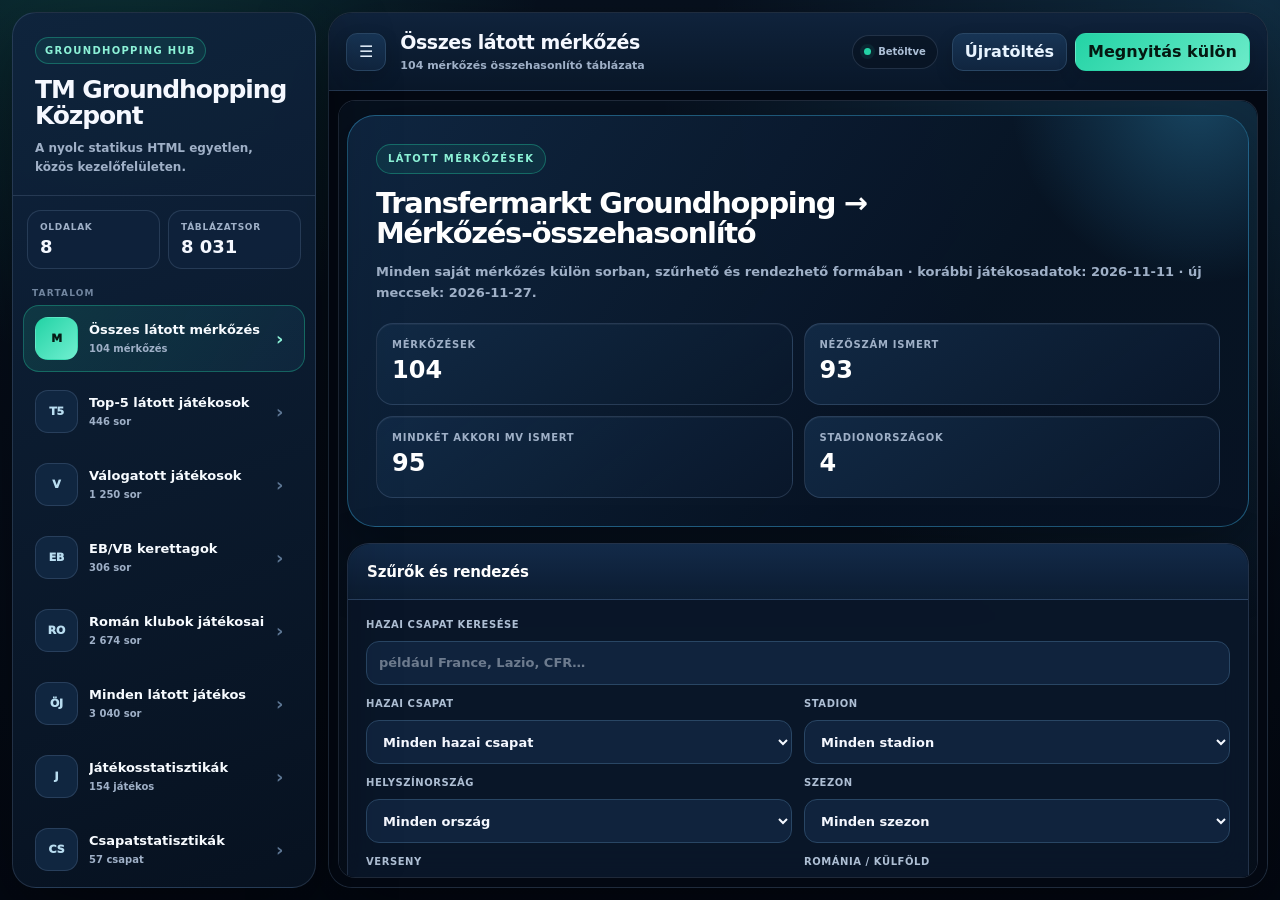
<file: index.html>
<!doctype html>
<html lang="hu">
<head>
  <meta charset="utf-8">
  <meta name="viewport" content="width=device-width,initial-scale=1,viewport-fit=cover">
  <meta name="color-scheme" content="dark">
  <title>TM Groundhopping Központ</title>
  <style>
    :root{
      --bg:#030812;
      --panel:#0a172a;
      --panel-2:#10233d;
      --line:rgba(148,177,214,.18);
      --line-strong:rgba(67,197,255,.38);
      --text:#f5f8ff;
      --muted:#9fb0c7;
      --accent:#23d3a5;
      --accent-2:#43c5ff;
      --shadow:0 24px 80px rgba(0,0,0,.42);
      --sidebar:304px;
    }
    *{box-sizing:border-box}
    html,body{height:100%;margin:0}
    body{
      overflow:hidden;
      color:var(--text);
      background:
        radial-gradient(circle at 8% -10%,rgba(35,211,165,.18),transparent 28rem),
        radial-gradient(circle at 98% 0,rgba(67,197,255,.16),transparent 34rem),
        linear-gradient(180deg,#07111f,var(--bg));
      font-family:Inter,ui-sans-serif,system-ui,-apple-system,"Segoe UI",sans-serif;
      font-weight:620;
    }
    button,a{font:inherit}
    button{color:inherit}
    .app{
      display:grid;
      grid-template-columns:var(--sidebar) minmax(0,1fr);
      height:100%;
      padding:12px;
      gap:12px;
    }
    .sidebar{
      position:relative;
      z-index:20;
      display:flex;
      min-height:0;
      flex-direction:column;
      overflow:hidden;
      border:1px solid var(--line);
      border-radius:24px;
      background:linear-gradient(160deg,rgba(15,36,61,.97),rgba(7,18,33,.97));
      box-shadow:var(--shadow);
    }
    .brand{
      padding:24px 22px 19px;
      border-bottom:1px solid var(--line);
    }
    .eyebrow{
      display:inline-flex;
      align-items:center;
      min-height:27px;
      padding:0 9px;
      margin-bottom:13px;
      border:1px solid rgba(35,211,165,.34);
      border-radius:999px;
      color:#8cf2d7;
      background:rgba(35,211,165,.09);
      font-size:10px;
      font-weight:900;
      letter-spacing:.13em;
      text-transform:uppercase;
    }
    .brand h1{margin:0;font-size:25px;line-height:1.02;letter-spacing:-.045em}
    .brand p{margin:11px 0 0;color:var(--muted);font-size:12px;line-height:1.55}
    .summary{
      display:grid;
      grid-template-columns:1fr 1fr;
      gap:8px;
      padding:14px 14px 6px;
    }
    .summary-card{
      padding:11px 12px;
      border:1px solid var(--line);
      border-radius:14px;
      background:rgba(16,35,61,.72);
    }
    .summary-card span{display:block;color:var(--muted);font-size:9px;font-weight:850;letter-spacing:.08em;text-transform:uppercase}
    .summary-card strong{display:block;margin-top:4px;font-size:18px;font-variant-numeric:tabular-nums}
    .nav-label{padding:13px 19px 7px;color:#71859f;font-size:9px;font-weight:900;letter-spacing:.13em;text-transform:uppercase}
    .page-nav{
      display:grid;
      gap:6px;
      min-height:0;
      padding:0 10px 14px;
      overflow:auto;
      scrollbar-width:thin;
      scrollbar-color:rgba(67,197,255,.45) transparent;
    }
    .nav-item{
      display:grid;
      grid-template-columns:43px minmax(0,1fr) 17px;
      align-items:center;
      gap:11px;
      width:100%;
      min-height:67px;
      padding:9px 11px;
      border:1px solid transparent;
      border-radius:16px;
      text-align:left;
      cursor:pointer;
      background:transparent;
      transition:transform .16s ease,border-color .16s ease,background .16s ease;
    }
    .nav-item:hover{transform:translateX(2px);border-color:var(--line);background:rgba(67,197,255,.055)}
    .nav-item.active{border-color:rgba(35,211,165,.34);background:linear-gradient(120deg,rgba(35,211,165,.14),rgba(67,197,255,.07))}
    .nav-icon{
      display:grid;
      width:43px;
      height:43px;
      place-items:center;
      border:1px solid var(--line);
      border-radius:13px;
      color:#b9ddf0;
      background:#102640;
      font-size:11px;
      font-weight:950;
      letter-spacing:-.02em;
    }
    .nav-item.active .nav-icon{color:#061b15;border-color:transparent;background:linear-gradient(135deg,var(--accent),#70efd0)}
    .nav-copy{min-width:0}
    .nav-copy strong{display:block;overflow:hidden;color:#f7fbff;font-size:13px;line-height:1.25;text-overflow:ellipsis;white-space:nowrap}
    .nav-copy span{display:block;margin-top:4px;color:var(--muted);font-size:10px;line-height:1.3}
    .nav-arrow{color:#5d7693;font-size:18px}
    .nav-item.active .nav-arrow{color:#8cf2d7}
    .sidebar-note{
      margin-top:auto;
      padding:14px 18px 17px;
      border-top:1px solid var(--line);
      color:#7f93ac;
      font-size:10px;
      line-height:1.5;
    }
    .workspace{
      display:grid;
      grid-template-rows:auto minmax(0,1fr);
      min-width:0;
      min-height:0;
      overflow:hidden;
      border:1px solid var(--line);
      border-radius:24px;
      background:rgba(6,15,28,.88);
      box-shadow:var(--shadow);
    }
    .toolbar{
      display:flex;
      align-items:center;
      gap:14px;
      min-height:78px;
      padding:13px 17px;
      border-bottom:1px solid var(--line);
      background:linear-gradient(180deg,rgba(16,35,61,.96),rgba(9,23,41,.94));
    }
    .menu-button{display:none}
    .page-heading{min-width:0;margin-right:auto}
    .page-heading h2{overflow:hidden;margin:0;font-size:19px;line-height:1.2;letter-spacing:-.025em;text-overflow:ellipsis;white-space:nowrap}
    .page-heading p{overflow:hidden;margin:5px 0 0;color:var(--muted);font-size:11px;text-overflow:ellipsis;white-space:nowrap}
    .status{
      display:inline-flex;
      align-items:center;
      gap:7px;
      min-height:34px;
      padding:0 11px;
      border:1px solid var(--line);
      border-radius:999px;
      color:#adc0d7;
      background:rgba(7,17,31,.6);
      font-size:10px;
      font-weight:850;
      white-space:nowrap;
    }
    .status-dot{width:7px;height:7px;border-radius:50%;background:#f6c75b;box-shadow:0 0 0 4px rgba(246,199,91,.09)}
    .status.ready .status-dot{background:var(--accent);box-shadow:0 0 0 4px rgba(35,211,165,.09)}
    .actions{display:flex;gap:8px}
    .action,.menu-button{
      display:inline-flex;
      align-items:center;
      justify-content:center;
      min-height:38px;
      padding:0 12px;
      border:1px solid #294664;
      border-radius:11px;
      color:#e8f4ff;
      text-decoration:none;
      cursor:pointer;
      background:linear-gradient(180deg,#173454,#10253f);
      box-shadow:0 7px 18px rgba(0,0,0,.16);
    }
    .action:hover,.menu-button:hover{border-color:rgba(67,197,255,.65)}
    .action.primary{color:#041811;border-color:transparent;background:linear-gradient(135deg,var(--accent),#6cebc9)}
    .stage{position:relative;min-width:0;min-height:0;padding:9px;background:#030812}
    .frame-stack{position:relative;width:100%;height:100%;overflow:hidden;border:1px solid var(--line);border-radius:17px;background:#050b16}
    .page-frame{display:none;width:100%;height:100%;border:0;background:#050b16}
    .page-frame.active{display:block}
    .loader{
      position:absolute;
      z-index:5;
      inset:0;
      display:grid;
      place-items:center;
      pointer-events:none;
      background:rgba(3,8,18,.78);
      transition:opacity .2s ease,visibility .2s ease;
    }
    .loader.hidden{opacity:0;visibility:hidden}
    .loader-box{text-align:center;color:var(--muted);font-size:11px;font-weight:800}
    .spinner{
      width:34px;
      height:34px;
      margin:0 auto 11px;
      border:3px solid rgba(67,197,255,.16);
      border-top-color:var(--accent);
      border-radius:50%;
      animation:spin .8s linear infinite;
    }
    .overlay{display:none}
    @keyframes spin{to{transform:rotate(360deg)}}
    @media (max-width:900px){
      .app{grid-template-columns:1fr;padding:7px}
      .sidebar{
        position:fixed;
        inset:7px auto 7px 7px;
        width:min(315px,calc(100vw - 30px));
        transform:translateX(calc(-100% - 18px));
        transition:transform .22s ease;
      }
      body.menu-open .sidebar{transform:translateX(0)}
      .overlay{position:fixed;z-index:15;inset:0;display:block;pointer-events:none;background:rgba(0,0,0,0);transition:background .22s ease}
      body.menu-open .overlay{pointer-events:auto;background:rgba(0,0,0,.58)}
      .menu-button{display:inline-flex;width:40px;padding:0;font-size:18px}
      .workspace{border-radius:20px}
      .toolbar{min-height:70px;padding:10px}
      .status{display:none}
      .action{min-height:37px;padding:0 10px;font-size:11px}
      .action.secondary{display:none}
      .stage{padding:6px}
      .frame-stack{border-radius:14px}
    }
    @supports (height:100dvh){
      .app{height:100dvh}
    }
    @media (max-width:560px){
      .app{padding:4px}
      .workspace{border-radius:16px}
      .toolbar{min-height:64px;gap:8px;padding:8px}
      .page-heading h2{font-size:15px}
      .page-heading p{display:none}
      .action{min-height:40px;padding:0 10px}
      .open-long{display:none}
      .open-short{display:inline}
      .stage{padding:4px}
      .frame-stack{border-radius:12px}
    }
    @media (min-width:561px){
      .open-short{display:none}
    }
    @media (max-width:360px){
      .page-heading h2{font-size:13px}
      .action{padding:0 8px;font-size:10px}
    }
    @media (max-height:670px){
      .brand{padding:16px 18px 13px}
      .brand p{display:none}
      .summary{padding-top:9px}
      .nav-item{min-height:58px}
      .sidebar-note{display:none}
    }

    /* Mobile shell polish */
    @media (max-width:900px){
      body{background:#030812}
      .app{
        gap:0;
        padding:
          max(5px,env(safe-area-inset-top))
          max(5px,env(safe-area-inset-right))
          max(5px,env(safe-area-inset-bottom))
          max(5px,env(safe-area-inset-left));
      }
      .workspace{
        border-color:rgba(148,177,214,.14);
        background:#050d19;
        box-shadow:0 16px 44px rgba(0,0,0,.32);
      }
      .toolbar{
        position:relative;
        z-index:10;
        gap:10px;
        min-height:66px;
        padding:9px 10px;
        background:linear-gradient(180deg,rgba(16,36,62,.99),rgba(8,22,40,.98));
        box-shadow:0 8px 28px rgba(0,0,0,.22);
      }
      .menu-button{
        flex:0 0 44px;
        width:44px;
        min-height:44px;
        border-radius:14px;
        font-size:19px;
      }
      .page-heading h2{font-size:16px;letter-spacing:-.015em}
      .action.primary{
        min-height:42px;
        border-radius:13px;
        box-shadow:0 8px 20px rgba(0,0,0,.2);
      }
      .stage{padding:2px;background:#030812}
      .frame-stack{border-color:rgba(148,177,214,.12);border-radius:12px}
      .sidebar{
        inset:
          max(7px,env(safe-area-inset-top))
          auto
          max(7px,env(safe-area-inset-bottom))
          max(7px,env(safe-area-inset-left));
        width:min(326px,calc(100vw - 28px));
        border-radius:22px;
        box-shadow:0 26px 80px rgba(0,0,0,.58);
      }
      .overlay{
        backdrop-filter:none;
        -webkit-backdrop-filter:none;
      }
      body.menu-open .overlay{
        backdrop-filter:blur(2px);
        -webkit-backdrop-filter:blur(2px);
      }
      .nav-item{min-height:64px;border-radius:15px}
      .nav-copy strong{font-size:13px;white-space:normal}
    }

    @media (max-width:560px){
      .app{padding:0}
      .workspace{border:0;border-radius:0;box-shadow:none}
      .toolbar{
        min-height:62px;
        padding:
          max(7px,env(safe-area-inset-top))
          max(9px,env(safe-area-inset-right))
          7px
          max(9px,env(safe-area-inset-left));
      }
      .menu-button{flex-basis:42px;width:42px;min-height:42px}
      .page-heading h2{font-size:15px}
      .action.primary{min-height:40px;padding:0 11px}
      .stage{padding:0}
      .frame-stack{border:0;border-radius:0}
    }
  </style>
</head>
<body>
  <div class="app">
    <aside class="sidebar" id="sidebar" aria-label="Oldalválasztó">
      <div class="brand">
        <div class="eyebrow">Groundhopping hub</div>
        <h1>TM Groundhopping Központ</h1>
        <p>A nyolc statikus HTML egyetlen, közös kezelőfelületen.</p>
      </div>
      <div class="summary">
        <div class="summary-card"><span>Oldalak</span><strong>8</strong></div>
        <div class="summary-card"><span>Táblázatsor</span><strong>8 031</strong></div>
      </div>
      <div class="nav-label">Tartalom</div>
      <nav class="page-nav" id="pageNav"></nav>
    </aside>

    <div class="overlay" id="overlay" aria-hidden="true"></div>

    <main class="workspace">
      <header class="toolbar">
        <button class="menu-button" id="menuButton" type="button" aria-label="Oldalválasztó megnyitása">☰</button>
        <div class="page-heading">
          <h2 id="activeTitle">Összes látott mérkőzés</h2>
          <p id="activeDescription">91 mérkőzés összehasonlító táblázata</p>
        </div>
        <div class="status" id="loadStatus"><span class="status-dot"></span><span id="statusText">Betöltés…</span></div>
        <div class="actions">
          <button class="action secondary" id="reloadButton" type="button">Újratöltés</button>
          <a class="action primary" id="openOriginal" href="All Seen Matches.html" target="_blank" rel="noopener"><span class="open-long">Megnyitás külön</span><span class="open-short">Külön</span></a>
        </div>
      </header>
      <section class="stage">
        <div class="frame-stack" id="frameStack">
          <div class="loader" id="loader"><div class="loader-box"><div class="spinner"></div><span>Oldal betöltése…</span></div></div>
        </div>
      </section>
    </main>
  </div>

  <script>
    (() => {
      const pages = [
        { id:'matches', icon:'M', title:'Összes látott mérkőzés', description:'104 mérkőzés összehasonlító táblázata', meta:'104 mérkőzés', file:'All Seen Matches.html' },
        { id:'top5', icon:'T5', title:'Top-5 látott játékosok', description:'Top-5 ligákban szereplő látott játékosok', meta:'446 sor', file:'TOP 5 players Seen Live.html' },
        { id:'capped', icon:'V', title:'Válogatott játékosok', description:'Élőben látott, válogatott játékosok', meta:'1 250 sor', file:'Capped Players Seen Live.html' },
        { id:'tournaments', icon:'EB', title:'EB/VB kerettagok', description:'Látott Európa- és világbajnoki kerettagok', meta:'306 sor', file:'Euro-WC Players Seen Live.html' },
        { id:'romanian', icon:'RO', title:'Román klubok játékosai', description:'Román klubokban és válogatottként látott játékosok', meta:'2 674 sor', file:'Romanian Club-National Players Seen Live.html' },
        { id:'allplayers', icon:'ÖJ', title:'Minden látott játékos', description:'Az összes csapat pályára lépett játékosai', meta:'3 040 sor', file:'All Players Seen Live.html' },
        { id:'playerstats', icon:'J', title:'Játékosstatisztikák', description:'Gólok, gólpasszok, lapok és látott pályára lépések', meta:'154 játékos', file:'Player Statistics.html' },
        { id:'teamstats', icon:'CS', title:'Csapatstatisztikák', description:'Lőtt és kapott gólok, lapok és büntetők', meta:'57 csapat', file:'Team Statistics.html' }
      ];

      const pageNav = document.getElementById('pageNav');
      const frameStack = document.getElementById('frameStack');
      const loader = document.getElementById('loader');
      const loadStatus = document.getElementById('loadStatus');
      const statusText = document.getElementById('statusText');
      const activeTitle = document.getElementById('activeTitle');
      const activeDescription = document.getElementById('activeDescription');
      const openOriginal = document.getElementById('openOriginal');
      const reloadButton = document.getElementById('reloadButton');
      const menuButton = document.getElementById('menuButton');
      const overlay = document.getElementById('overlay');
      const frames = new Map();
      const heavyPageIds = new Set(['capped', 'romanian', 'allplayers', 'playerstats', 'teamstats']);
      let activeId = '';

      const safeStore = (value) => {
        try { localStorage.setItem('tmgh-hub-active-page', value); } catch (_) {}
      };

      const storedPage = () => {
        try { return localStorage.getItem('tmgh-hub-active-page'); } catch (_) { return null; }
      };

      const closeMenu = () => document.body.classList.remove('menu-open');

      const setLoading = (loading) => {
        loader.classList.toggle('hidden', !loading);
        loadStatus.classList.toggle('ready', !loading);
        statusText.textContent = loading ? 'Betöltés…' : 'Betöltve';
      };

      const ensureFrame = (page) => {
        if (frames.has(page.id)) return frames.get(page.id);
        const frame = document.createElement('iframe');
        frame.className = 'page-frame';
        frame.title = page.title;
        frame.loading = 'eager';
        frame.src = page.file;
        frame.addEventListener('load', () => {
          frame.dataset.loaded = 'true';
          if (activeId === page.id) setLoading(false);
        });
        frameStack.appendChild(frame);
        frames.set(page.id, frame);
        return frame;
      };

      const selectPage = (id, updateHash = true) => {
        const page = pages.find((item) => item.id === id) || pages[0];
        activeId = page.id;
        setLoading(true);
        // A több ezer soros rejtett iframe-eket nem tartjuk feleslegesen memóriában.
        for (const [frameId, frame] of frames) {
          if (frameId === page.id || !heavyPageIds.has(frameId)) continue;
          frame.remove();
          frames.delete(frameId);
        }
        document.querySelectorAll('.nav-item').forEach((button) => {
          const active = button.dataset.page === page.id;
          button.classList.toggle('active', active);
          button.setAttribute('aria-current', active ? 'page' : 'false');
        });
        frames.forEach((frame, frameId) => frame.classList.toggle('active', frameId === page.id));
        const frame = ensureFrame(page);
        frame.classList.add('active');
        activeTitle.textContent = page.title;
        activeDescription.textContent = page.description;
        openOriginal.href = page.file;
        document.title = page.title + ' · TM Groundhopping Központ';
        safeStore(page.id);
        if (updateHash && location.hash !== '#' + page.id) history.replaceState(null, '', '#' + page.id);
        closeMenu();
        if (frame.dataset.loaded === 'true') setLoading(false);
      };

      pages.forEach((page, index) => {
        const button = document.createElement('button');
        button.type = 'button';
        button.className = 'nav-item';
        button.dataset.page = page.id;
        button.innerHTML =
          '<span class="nav-icon">' + page.icon + '</span>' +
          '<span class="nav-copy"><strong>' + page.title + '</strong><span>' + page.meta + '</span></span>' +
          '<span class="nav-arrow">›</span>';
        button.addEventListener('click', () => selectPage(page.id));
        button.title = 'Alt+' + (index + 1) + ' · ' + page.title;
        pageNav.appendChild(button);
      });

      reloadButton.addEventListener('click', () => {
        const page = pages.find((item) => item.id === activeId);
        const frame = frames.get(activeId);
        if (!page || !frame) return;
        setLoading(true);
        frame.src = page.file;
      });

      menuButton.addEventListener('click', () => document.body.classList.toggle('menu-open'));
      overlay.addEventListener('click', closeMenu);

      window.addEventListener('hashchange', () => {
        const id = location.hash.slice(1);
        if (pages.some((page) => page.id === id)) selectPage(id, false);
      });

      window.addEventListener('keydown', (event) => {
        if (event.key === 'Escape') closeMenu();
        if (!event.altKey) return;
        const index = Number(event.key) - 1;
        if (pages[index]) {
          event.preventDefault();
          selectPage(pages[index].id);
        }
      });

      const hashPage = location.hash.slice(1);
      const initialPage = pages.some((page) => page.id === hashPage) ? hashPage : storedPage();
      selectPage(initialPage || pages[0].id, false);
    })();
  </script>
</body>
</html>
</file>
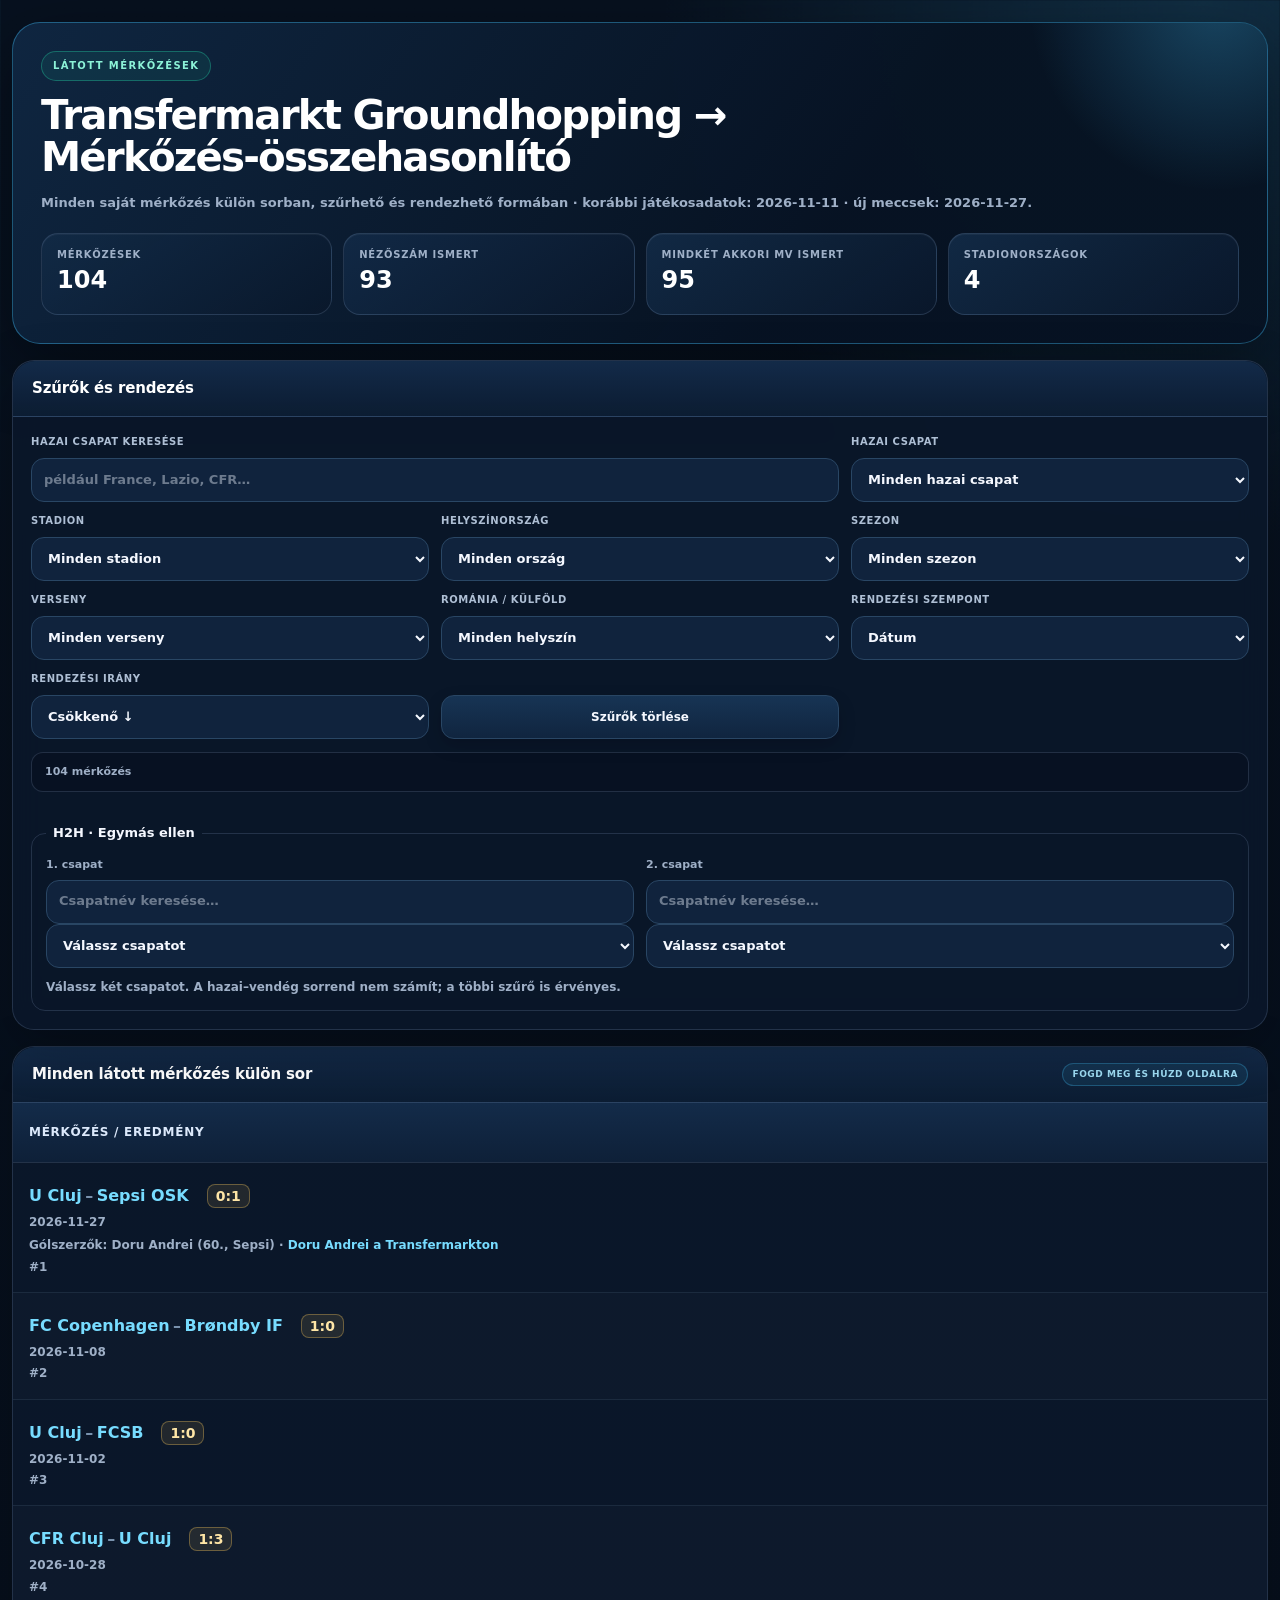
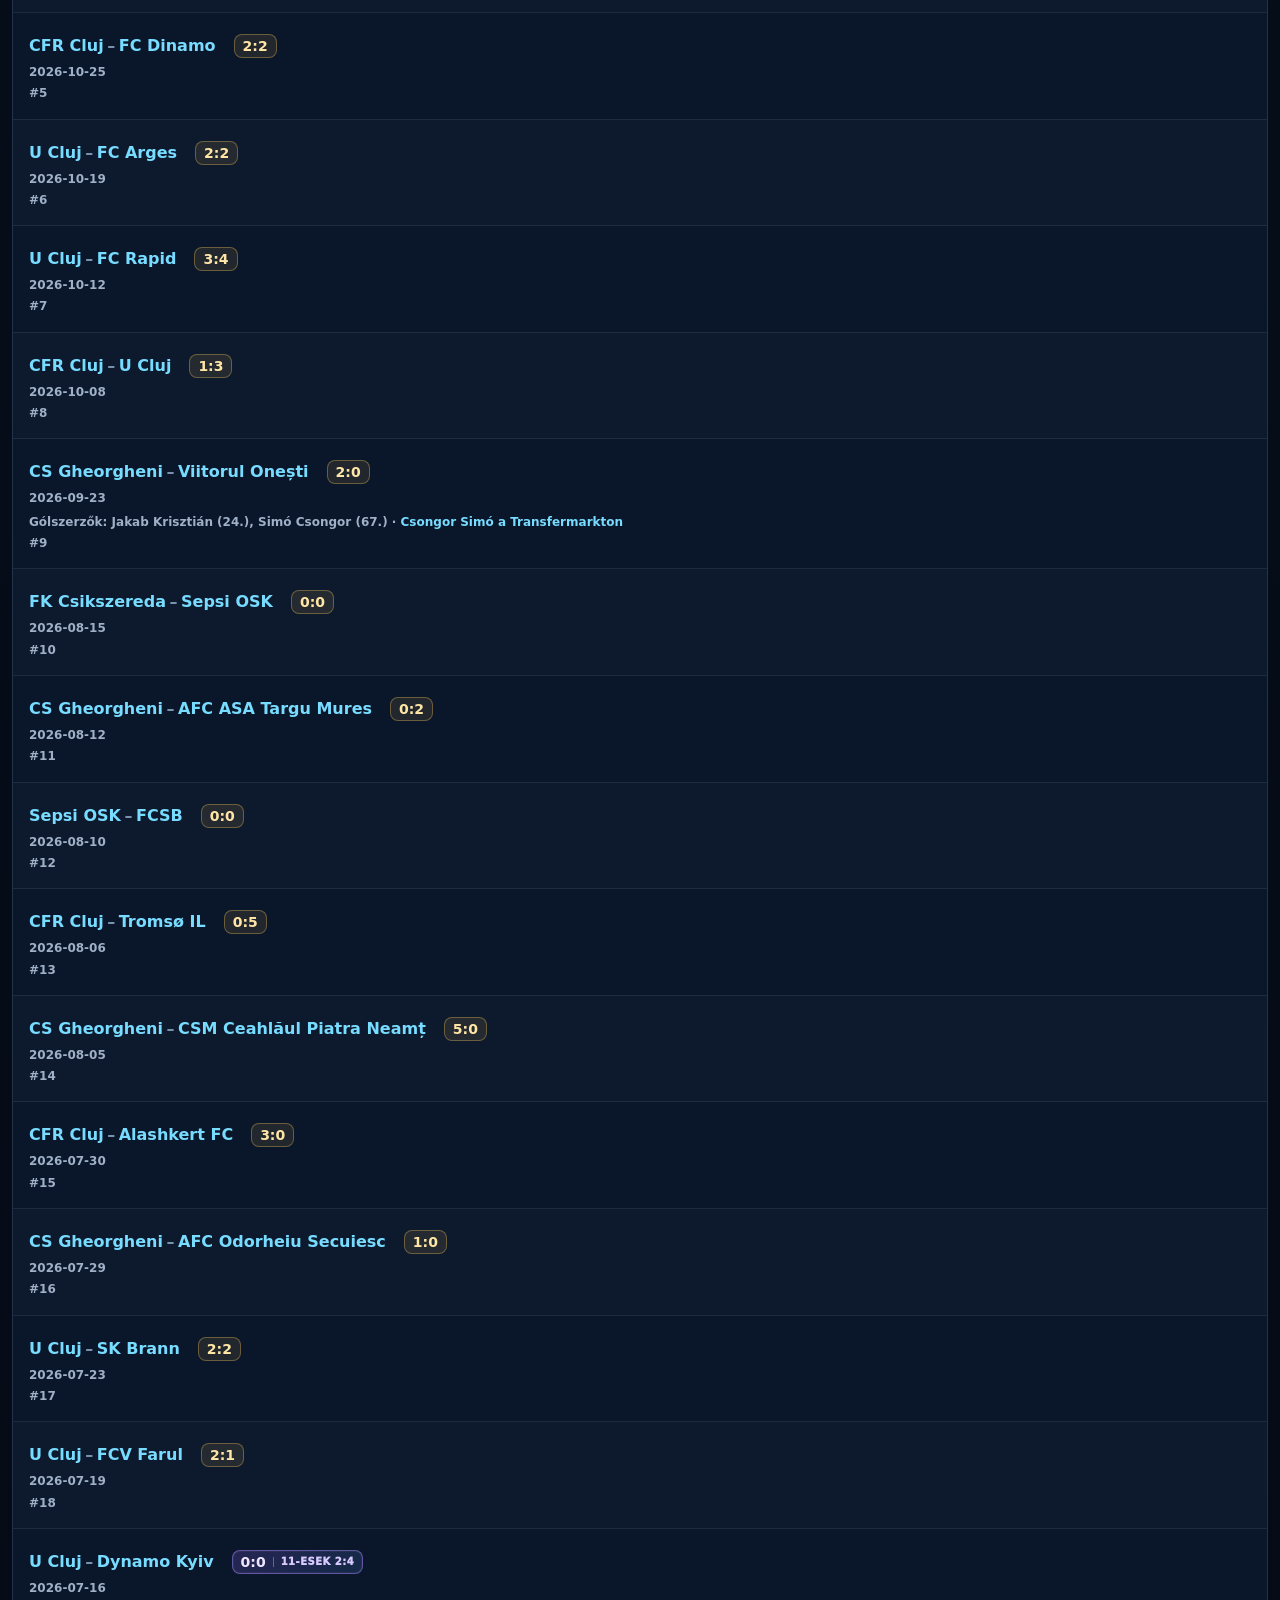
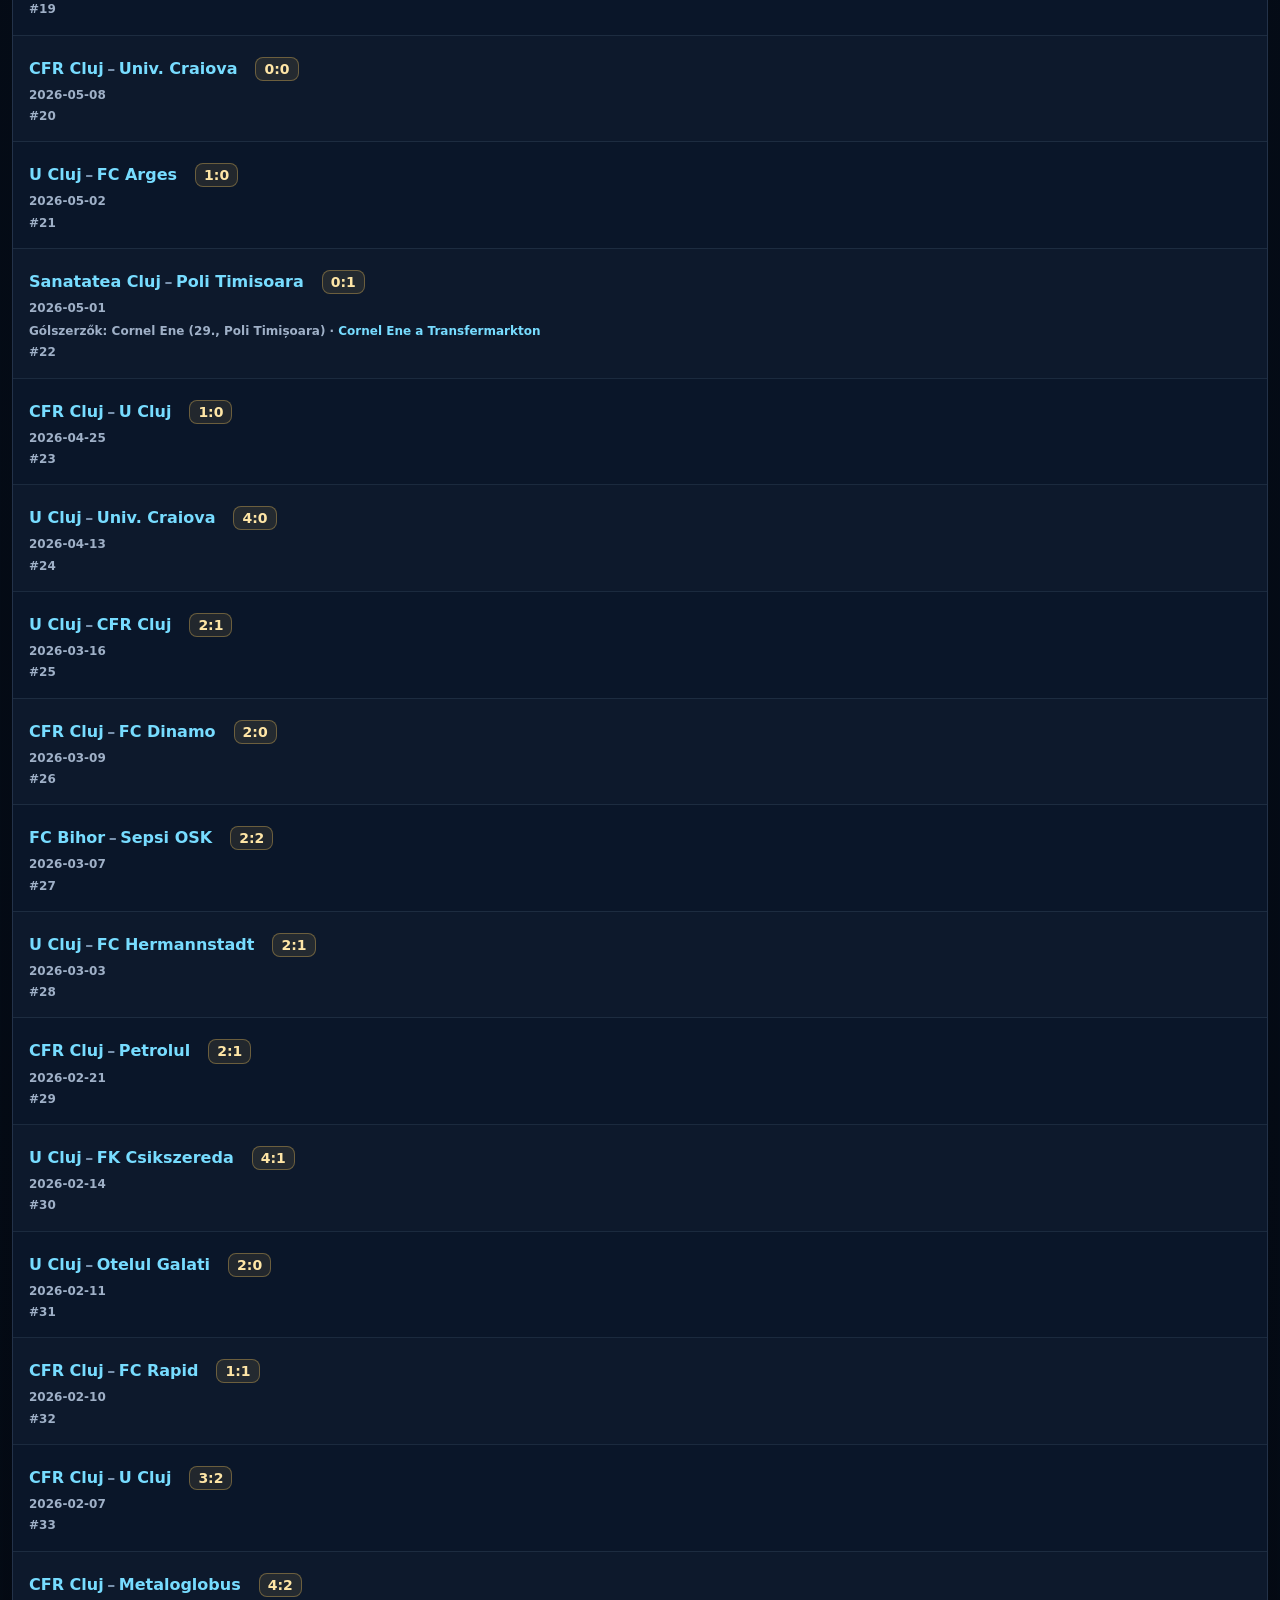
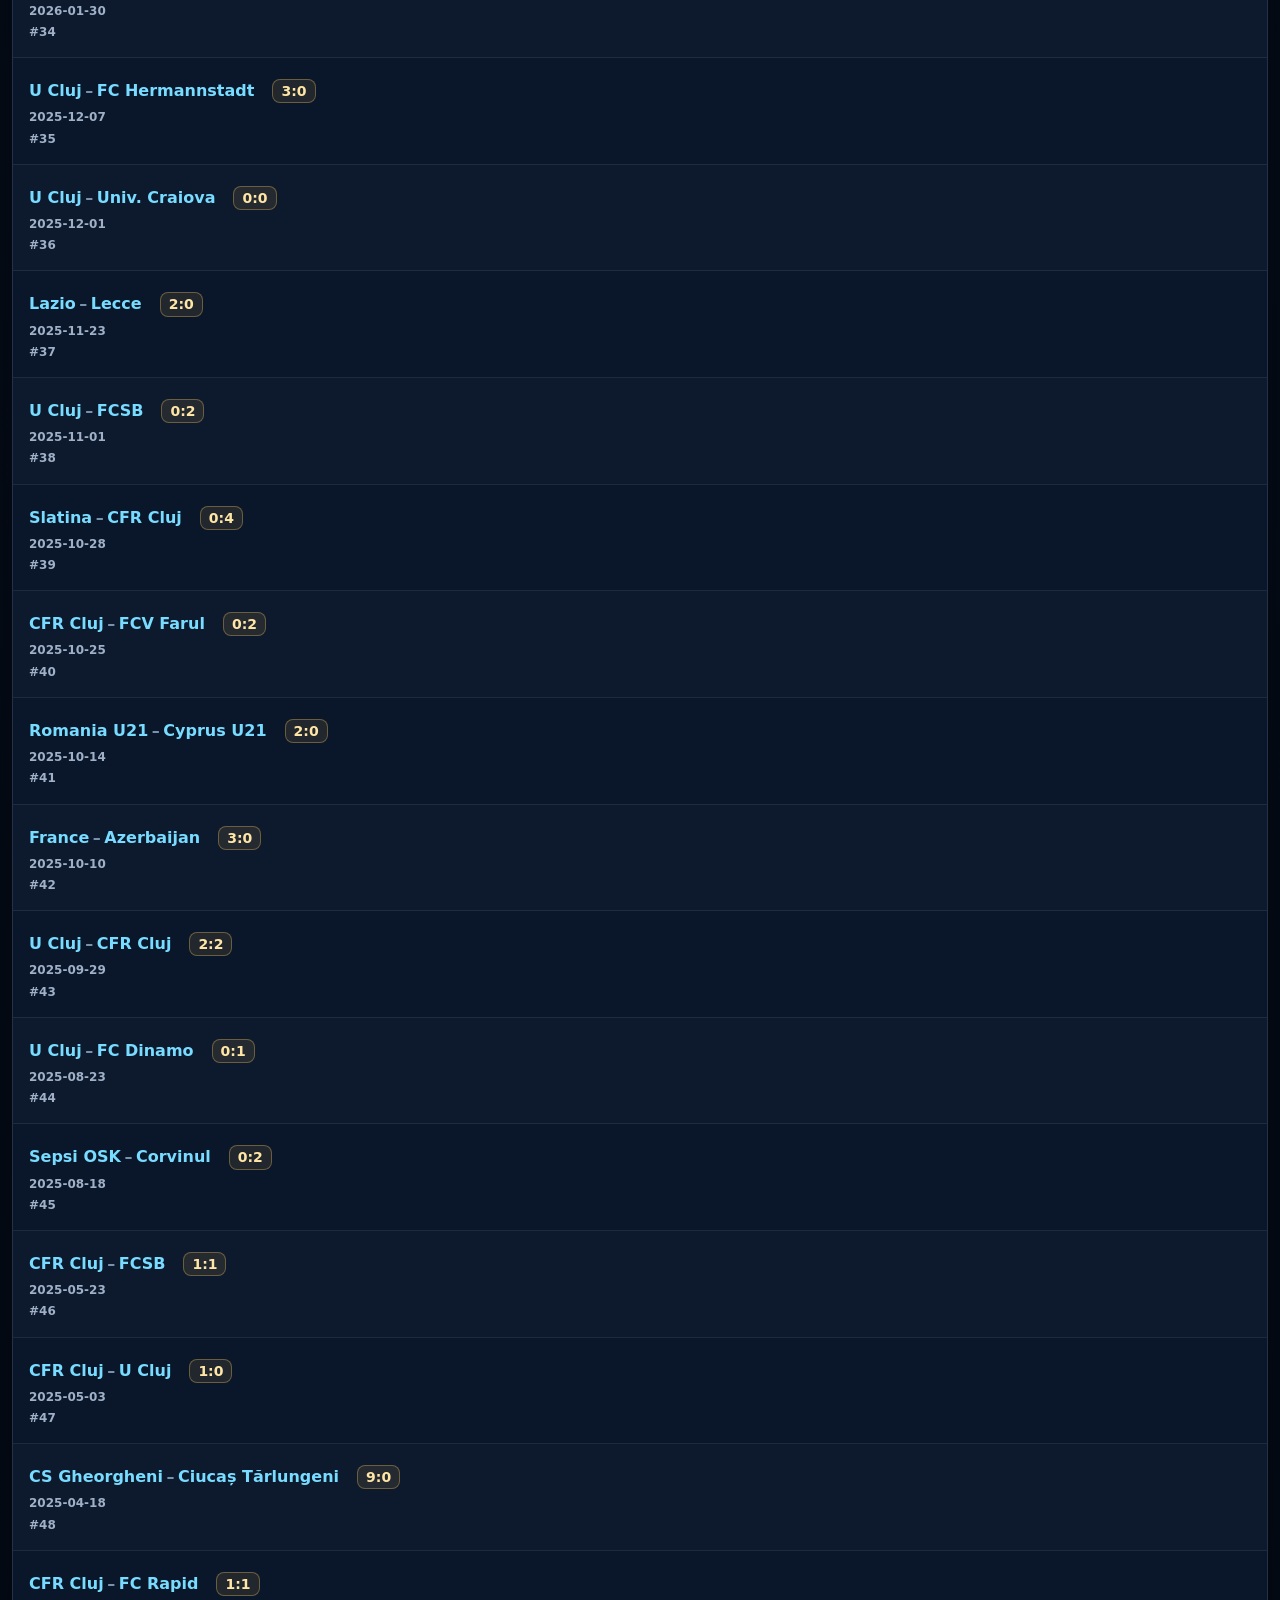
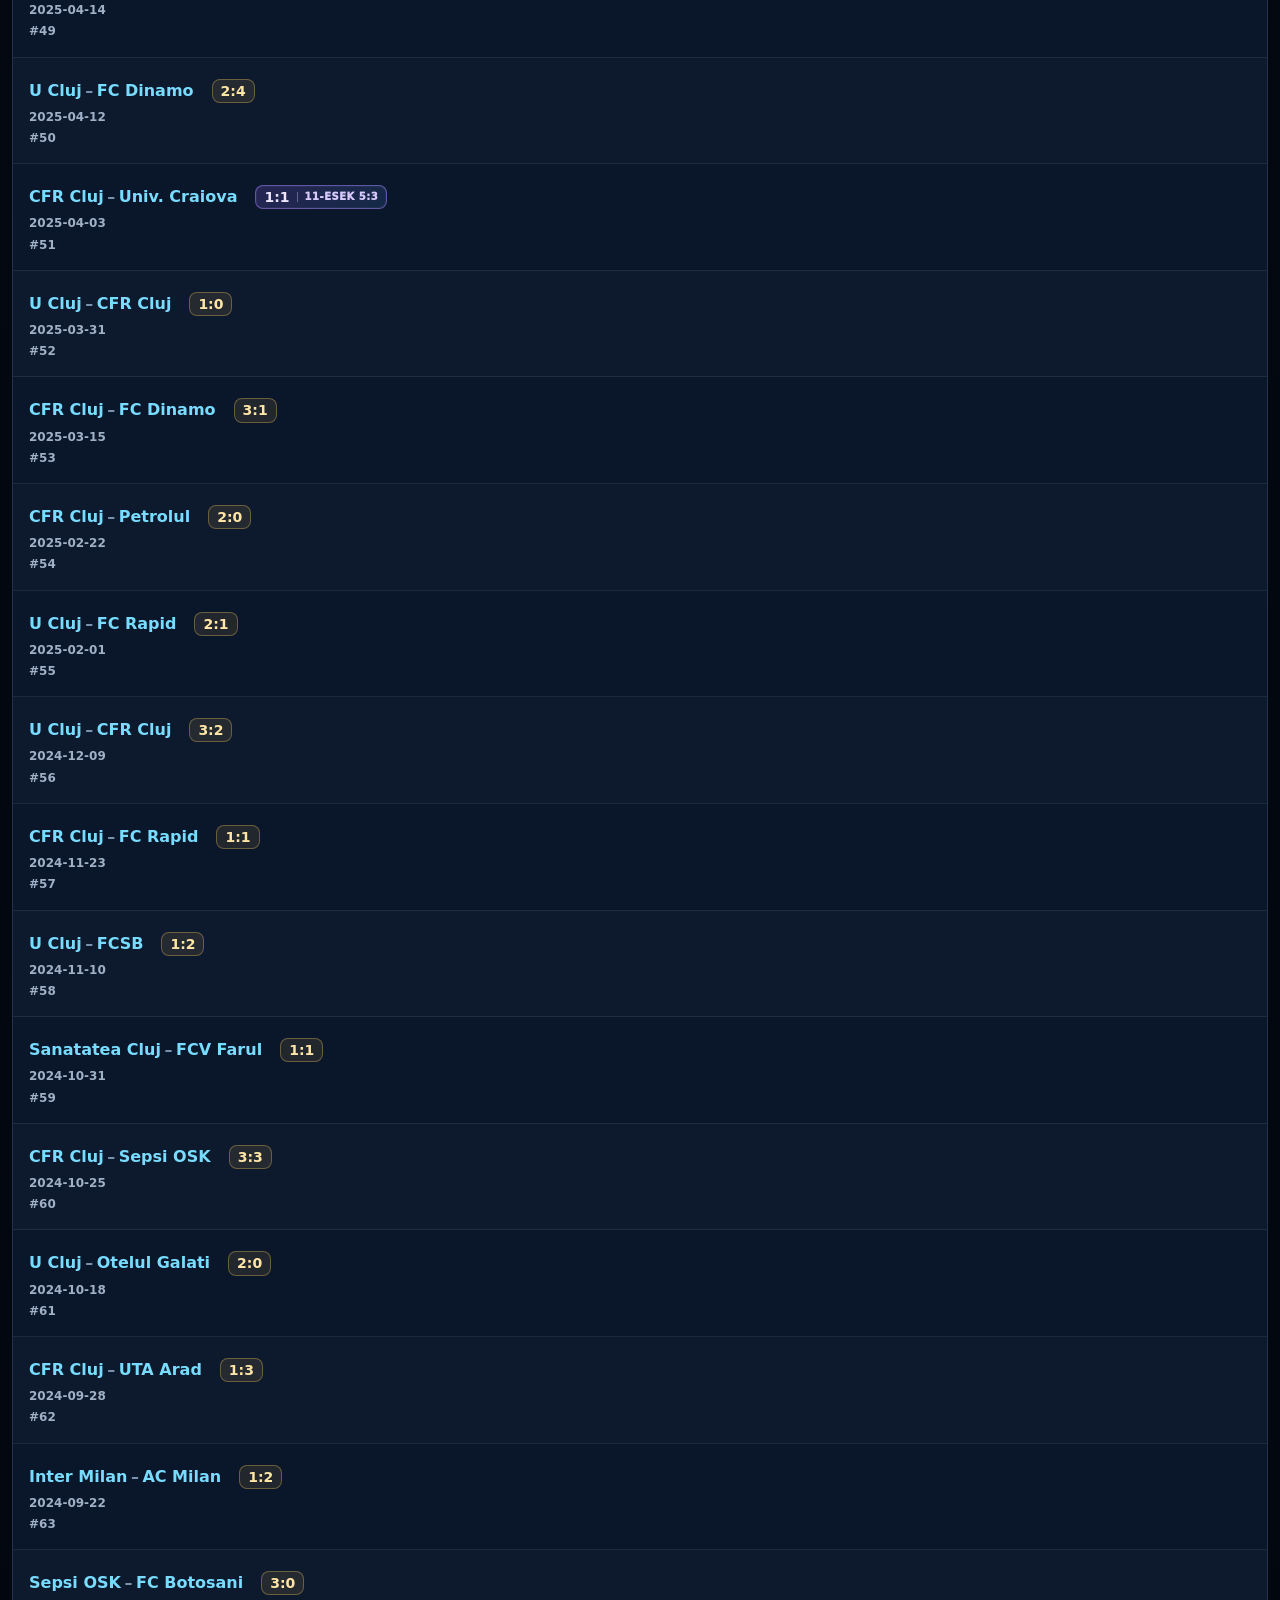
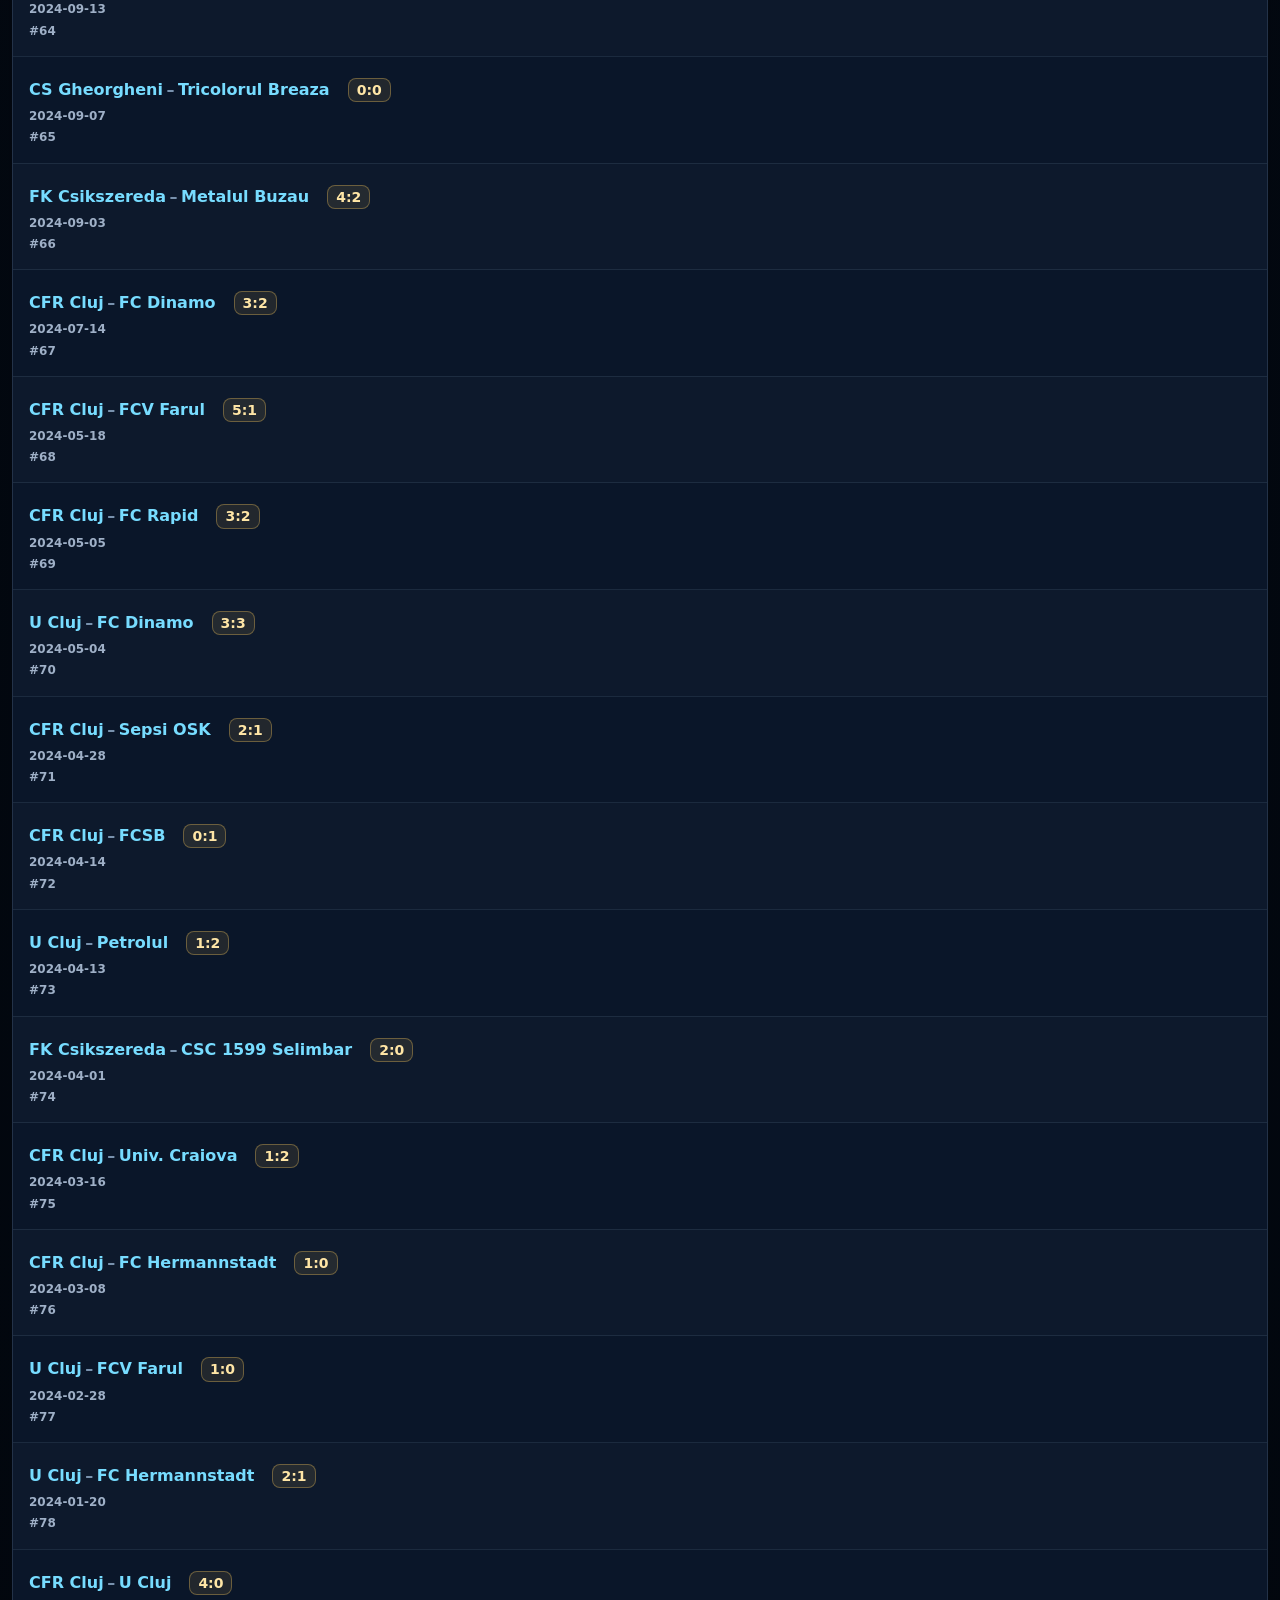
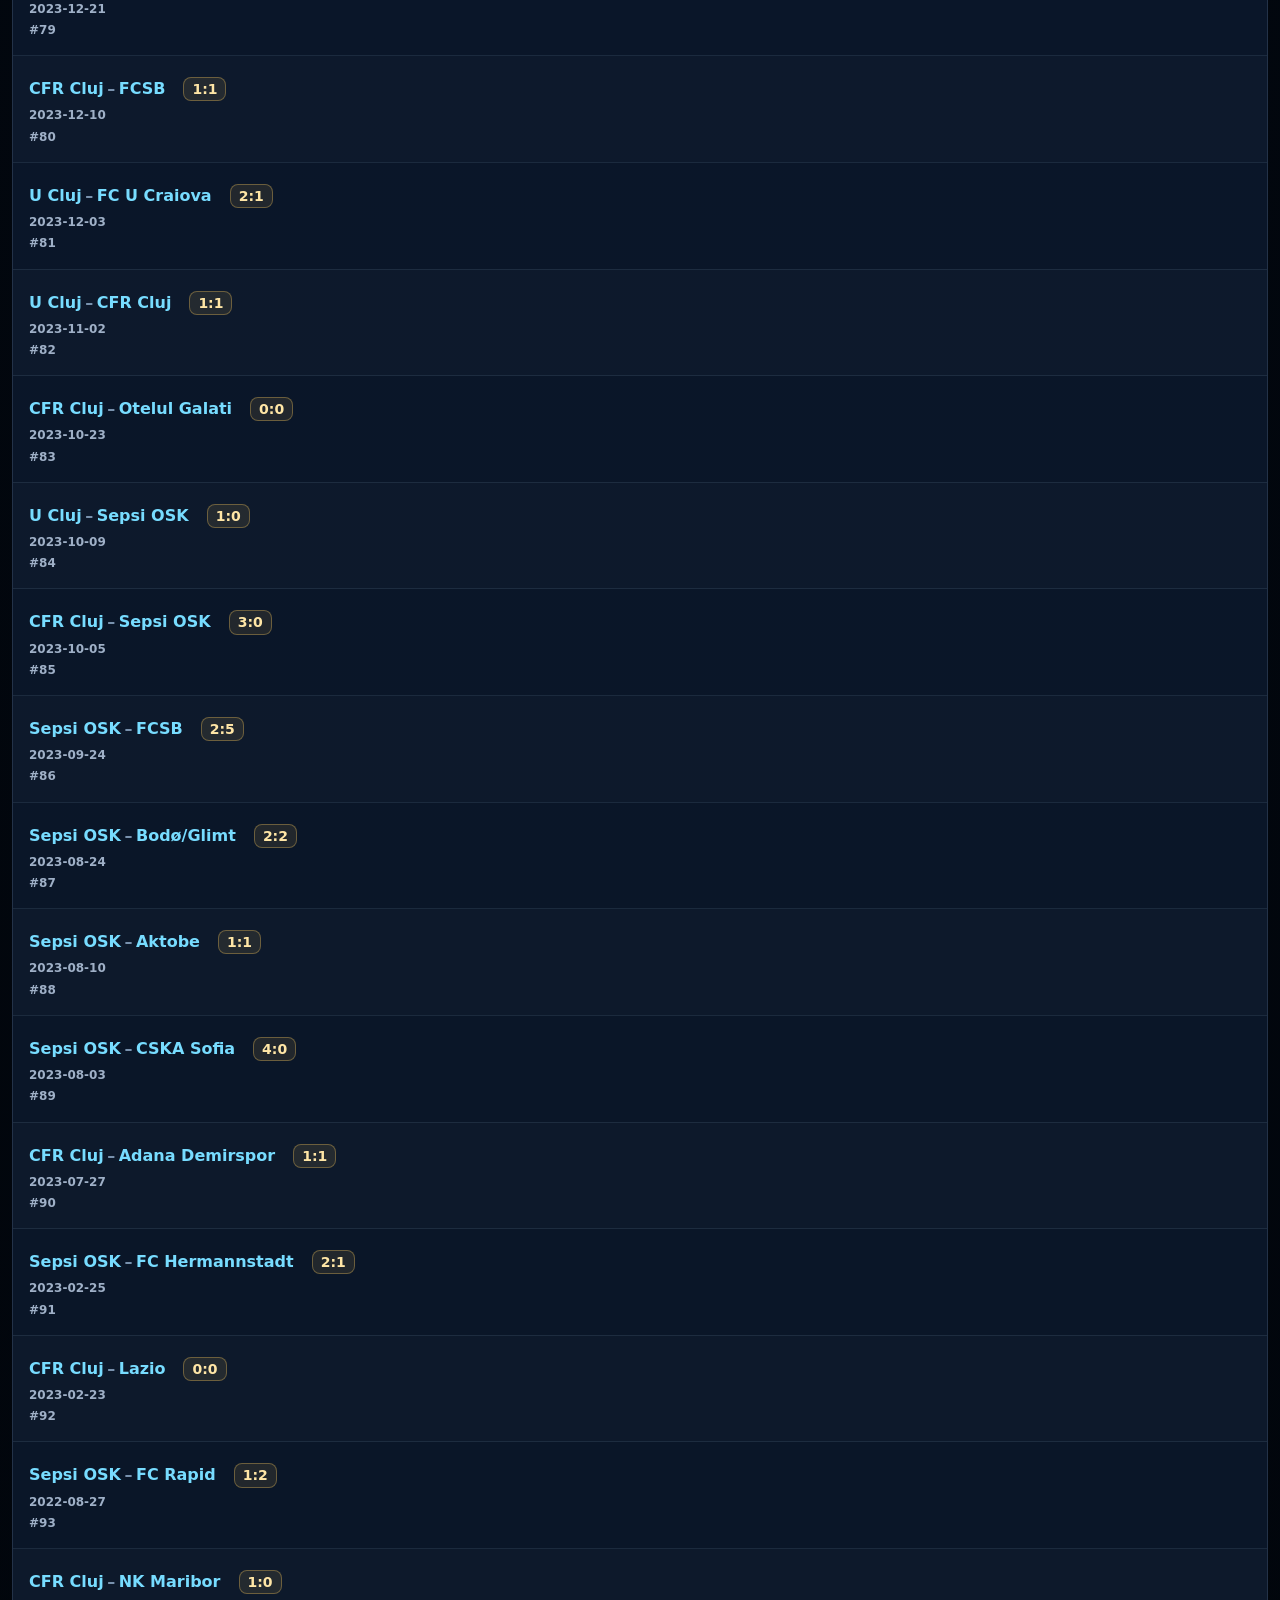
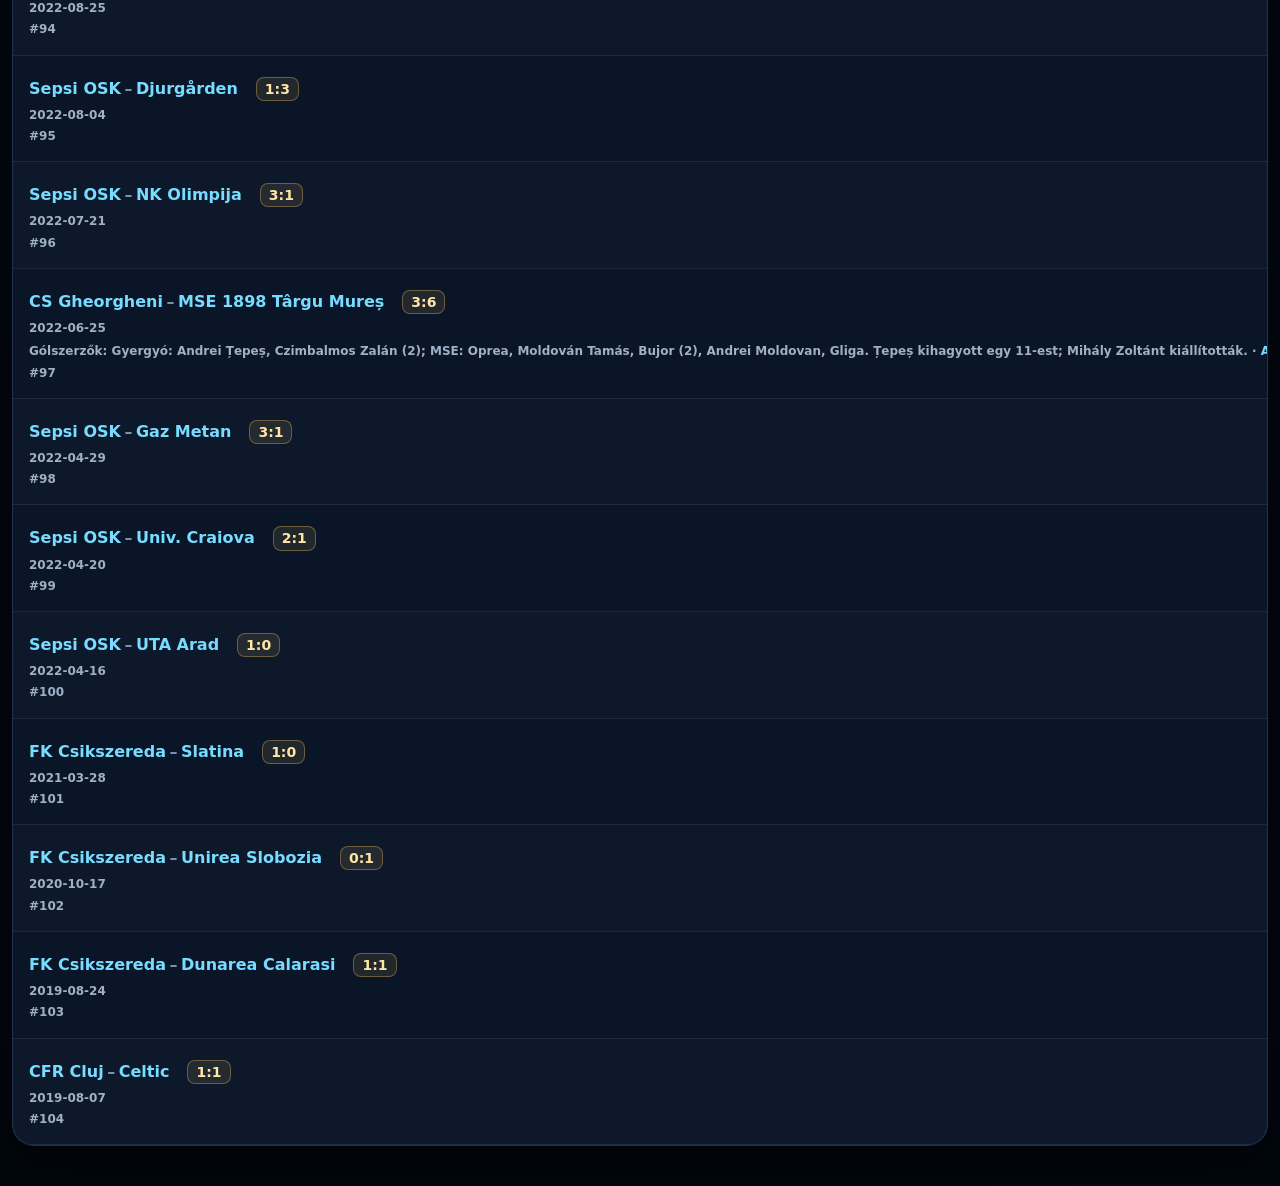
<file: All Seen Matches.html>
<!doctype html>
<!DOCTYPE html>

<!DOCTYPE html>

<!DOCTYPE html>

<html lang="hu">
<head>
<meta charset="utf-8"/>
<meta content="width=device-width, initial-scale=1" name="viewport"/>
<title>TM Groundhopping – mérkőzés-összehasonlító</title>
<style>
    :root{color-scheme:dark;--bg:#07111f;--panel:#0d1b2f;--line:rgba(255,255,255,.12);--text:#eef5ff;--muted:rgba(238,245,255,.66);--accent:#28d17c;--blue:#8fb9ff;--field:#11233d;--field-border:#294665}
    *{box-sizing:border-box}body{margin:0;background:radial-gradient(circle at top left,rgba(40,209,124,.14),transparent 34rem),radial-gradient(circle at top right,rgba(102,163,255,.12),transparent 36rem),var(--bg);color:var(--text);font-family:Inter,ui-sans-serif,system-ui,-apple-system,BlinkMacSystemFont,"Segoe UI",sans-serif;line-height:1.42}a{color:var(--blue);text-decoration:none}a:hover{text-decoration:underline}[hidden]{display:none!important}.page{width:min(1680px,calc(100% - 24px));margin:0 auto;padding:22px 0 48px}.hero,.filter-card{border:1px solid var(--line);border-radius:22px;background:rgba(13,27,47,.90);padding:20px;box-shadow:0 22px 70px rgba(0,0,0,.28);margin-bottom:18px}h1{margin:0 0 8px;font-size:clamp(24px,4vw,42px);letter-spacing:-.04em}.muted,td span{display:block;color:var(--muted);font-size:12px;margin-top:4px}.stats{display:grid;grid-template-columns:repeat(4,minmax(0,1fr));gap:10px;margin-top:16px}.stat{border:1px solid var(--line);border-radius:16px;background:rgba(255,255,255,.045);padding:13px}.stat span{display:block;font-size:11px;text-transform:uppercase;letter-spacing:.08em;color:var(--muted);margin-bottom:4px}.stat strong{font-size:23px}.filter-card{padding:0;overflow:visible;position:relative;z-index:30}.filter-title,.table-title{padding:15px 18px;border-bottom:1px solid var(--line);background:linear-gradient(135deg,rgba(40,209,124,.10),rgba(102,163,255,.08));font-weight:850}.filter-body{padding:16px 18px 15px;position:relative;overflow:visible}.filter-grid{display:grid;position:relative;overflow:visible;grid-template-columns:repeat(4,minmax(180px,1fr));gap:12px;align-items:end}.filter-field{display:grid;gap:6px;min-width:0}.filter-field:first-child{grid-column:span 2}.filter-field label{color:var(--muted);font-size:10px;font-weight:850;letter-spacing:.075em;text-transform:uppercase}input,select,button{width:100%;min-height:44px;border:1px solid var(--field-border);border-radius:13px;background:var(--field);color:var(--text);padding:10px 12px;font:inherit;font-weight:750;outline:none}input::placeholder{color:rgba(238,245,255,.42)}input:focus,select:focus{border-color:var(--accent);box-shadow:0 0 0 3px rgba(40,209,124,.13)}select{cursor:pointer}select option{background:#11233d;color:#eef5ff}button{width:auto;min-width:150px;cursor:pointer;border:0;background:linear-gradient(135deg,#116149,#244a68);color:#fff;font-weight:900}button:hover{filter:brightness(1.1)}.filter-summary{margin-top:12px;color:var(--muted);font-size:12px;font-weight:700}.table-card{position:relative;z-index:1;border:1px solid var(--line);border-radius:22px;background:rgba(13,27,47,.86);overflow:hidden;box-shadow:0 20px 60px rgba(0,0,0,.25)}.table-wrap{overflow-x:auto}table{width:100%;min-width:1780px;border-collapse:collapse}th{position:sticky;top:0;z-index:1;background:#11233d;text-align:left;font-size:11px;text-transform:uppercase;letter-spacing:.06em;color:var(--muted);padding:11px 10px;border-bottom:2px solid rgba(255,255,255,.18);border-right:1px solid rgba(255,255,255,.13);white-space:nowrap}th:last-child{border-right:0}td{padding:12px 10px;border-bottom:1px solid rgba(255,255,255,.13);border-right:1px solid rgba(255,255,255,.10);vertical-align:top}td:last-child{border-right:0}tbody tr:nth-child(even) td{background:rgba(255,255,255,.025)}tbody tr:hover td{background:rgba(40,209,124,.055)}.value{font-weight:900;color:var(--text);white-space:nowrap}.score{display:block;width:max-content;margin-top:3px;padding:1px 7px;border-radius:999px;background:#bbf7d0!important;border:1px solid #34d399!important;color:#064e3b!important;font-weight:900;white-space:nowrap}.empty{padding:22px;text-align:center;color:var(--muted);border-top:1px solid var(--line)}
    @media(max-width:1120px){.filter-grid{grid-template-columns:repeat(2,minmax(0,1fr))}button{width:100%}}@media(max-width:900px){.page{width:min(100% - 12px,1680px);padding:10px 0 28px}.hero,.filter-card{border-radius:18px;margin-bottom:12px}.hero{padding:14px}h1{font-size:26px;line-height:1.05}.stats{grid-template-columns:1fr 1fr;gap:8px}.filter-body{padding:13px}.filter-grid{grid-template-columns:1fr;gap:10px}.table-card{border-radius:18px;overflow:visible;background:transparent;border:0;box-shadow:none}.table-title{border:1px solid var(--line);border-radius:16px;margin-bottom:10px;background:rgba(13,27,47,.92)}.table-wrap{overflow:visible}table,thead,tbody,tr,th,td{display:block;width:100%;min-width:0}table{border-collapse:separate;border-spacing:0;min-width:0}thead{display:none}tbody tr{margin:0 0 12px;border:1px solid rgba(255,255,255,.14);border-radius:18px;background:rgba(13,27,47,.90);overflow:hidden;box-shadow:0 12px 32px rgba(0,0,0,.20)}tbody tr:nth-child(even) td,tbody tr:hover td{background:transparent}td{display:grid;grid-template-columns:minmax(110px,36%) 1fr;gap:10px;align-items:start;padding:10px 12px;border-right:0;border-bottom:1px solid rgba(255,255,255,.10)}td:last-child{border-bottom:0}td::before{content:attr(data-label);color:var(--muted);font-size:10px;font-weight:850;letter-spacing:.07em;text-transform:uppercase;line-height:1.25;padding-top:2px}}@media(max-width:430px){.stats{grid-template-columns:1fr}td{grid-template-columns:1fr;gap:4px}td::before{padding-top:0}}
  
.value.na{color:#fbbf24!important;white-space:normal}
.audit-note{margin-top:14px;padding:12px 14px;border:1px solid rgba(251,191,36,.34);
border-radius:14px;background:rgba(251,191,36,.08);color:#fde68a;font-size:13px}
.audit-note strong{color:#fbbf24}









@media(max-width:700px){}
@media(min-width:901px){th:nth-child(3),td:nth-child(3){width:112px;min-width:112px;max-width:112px}th:nth-child(3){white-space:normal;line-height:1.2}}
+  /* Unified TM Groundhopping design · static export 2026-07-31 */
  :root{
    --bg:#050b16;
    --panel:rgba(10,23,42,.88);
    --panel-strong:rgba(15,34,59,.96);
    --line:rgba(148,177,214,.18);
    --line-strong:rgba(67,197,255,.34);
    --text:#f5f8ff;
    --muted:#9fb0c7;
    --accent:#23d3a5;
    --accent-2:#43c5ff;
    --gold:#f6c75b;
    --field:#10233d;
    --field-border:#294664;
    --shadow:0 22px 70px rgba(0,0,0,.36);
  }
  html{color-scheme:dark}
  body{
    min-height:100vh;
    color:var(--text);
    background:
      radial-gradient(circle at 12% -8%,rgba(35,211,165,.16),transparent 32rem),
      radial-gradient(circle at 92% 4%,rgba(67,197,255,.17),transparent 35rem),
      linear-gradient(180deg,#07111f 0%,var(--bg) 42%,#030812 100%);
    font-family:Inter,ui-sans-serif,system-ui,-apple-system,"Segoe UI",sans-serif;
    font-weight:620;
  }
  body::before{
    content:"";
    position:fixed;
    inset:0;
    z-index:-1;
    pointer-events:none;
    opacity:.2;
    background-image:linear-gradient(rgba(255,255,255,.025) 1px,transparent 1px),linear-gradient(90deg,rgba(255,255,255,.025) 1px,transparent 1px);
    background-size:42px 42px;
    mask-image:linear-gradient(to bottom,black,transparent 82%);
  }
  .page{width:min(1760px,calc(100% - 24px));margin:0 auto;padding:24px 0 42px}
  .hero{
    position:relative;
    isolation:isolate;
    overflow:hidden;
    padding:30px;
    border:1px solid var(--line-strong);
    border-radius:28px;
    background:linear-gradient(125deg,rgba(15,38,65,.98),rgba(7,19,35,.95) 64%),var(--panel);
    box-shadow:var(--shadow);
  }
  .hero::before{
    content:attr(data-kicker);
    display:inline-flex;
    align-items:center;
    min-height:28px;
    padding:0 11px;
    margin:0 0 14px;
    position:relative;
    inset:auto;
    width:auto;
    border:1px solid rgba(35,211,165,.36);
    border-radius:999px;
    color:#8cf2d7;
    background:rgba(35,211,165,.09);
    font-size:11px;
    font-weight:900;
    letter-spacing:.14em;
    line-height:1;
  }
  .hero::after{
    content:"";
    position:absolute;
    z-index:-1;
    width:360px;
    height:360px;
    right:-130px;
    top:-190px;
    border-radius:50%;
    background:radial-gradient(circle,rgba(67,197,255,.28),transparent 68%);
  }
  .hero > *{position:relative;z-index:1}
  h1{margin:0;color:#fff;font-size:clamp(28px,3.2vw,50px);line-height:1.04;letter-spacing:-.045em}
  .muted{color:var(--muted);line-height:1.62}
  .stats{gap:12px}
  .stat{border:1px solid var(--line);border-radius:18px;background:linear-gradient(145deg,rgba(18,42,70,.92),rgba(10,24,43,.88));box-shadow:inset 0 1px 0 rgba(255,255,255,.045)}
  .stat span{color:var(--muted);font-size:11px;font-weight:850;letter-spacing:.075em;text-transform:uppercase}
  .stat strong{color:#fff;font-variant-numeric:tabular-nums}
  .filter-card,.table-card{border-color:var(--line);border-radius:22px;background:var(--panel);box-shadow:0 16px 52px rgba(0,0,0,.24);backdrop-filter:blur(16px)}
  .filter-title,.table-title,.card-title{color:#fff;letter-spacing:-.02em}
  input,select,textarea,.multi-select summary{color:var(--text);border-color:var(--field-border);border-radius:12px;background:var(--field);outline:none}
  input:focus,select:focus,textarea:focus,.multi-select[open] summary{border-color:var(--accent-2);box-shadow:0 0 0 3px rgba(67,197,255,.13)}
  button,.button{border-color:var(--field-border);border-radius:12px;color:var(--text);background:linear-gradient(180deg,#173454,#10253f);box-shadow:0 7px 18px rgba(0,0,0,.16);transition:transform .16s ease,border-color .16s ease,background .16s ease}
  button:hover,.button:hover{transform:translateY(-1px);border-color:rgba(67,197,255,.62)}
  button.active,.league-chip.active,.tournament-chip.active{color:#031711;border-color:transparent;background:linear-gradient(135deg,var(--accent),#69efc9)}
  table{border-collapse:separate;border-spacing:0}
  thead th{color:#dce9fb;border-color:var(--line);background:linear-gradient(180deg,#132b49,#0e2038);font-size:11px;letter-spacing:.065em;text-transform:uppercase}
  tbody td{border-color:rgba(148,177,214,.12)}
  tbody tr{transition:background .14s ease,box-shadow .14s ease}
  tbody tr:hover{background:rgba(67,197,255,.055)}
  a{color:#77dcff;text-underline-offset:3px}
  a:hover{color:#a7ecff}
  .value{color:#7cefd0;font-variant-numeric:tabular-nums}
  .score{border-color:rgba(246,199,91,.34);color:#ffe6a6;background:rgba(246,199,91,.10)}
  .current-status{display:inline-flex!important;align-items:center;width:max-content;max-width:100%;margin-top:7px;padding:4px 8px;border:1px solid transparent;border-radius:999px;font-size:10px!important;font-weight:900!important;line-height:1.1;letter-spacing:.055em;text-transform:uppercase}
  .status-active{color:#8cf2d7!important;border-color:rgba(35,211,165,.32);background:rgba(35,211,165,.10)}
  .status-free-agent{color:#ffe29a!important;border-color:rgba(246,199,91,.34);background:rgba(246,199,91,.11)}
  .status-retired{color:#bec9d8!important;border-color:rgba(159,176,199,.28);background:rgba(159,176,199,.09)}
  .status-unknown{color:#ffb6c1!important;border-color:rgba(255,125,147,.3);background:rgba(255,125,147,.09)}
  .no-results,footer{color:var(--muted)}
  @media (max-width:700px){
    .page{width:min(100% - 14px,1760px);padding:8px 0 24px}
    .hero{padding:22px 18px;border-radius:22px}
    .hero::before{margin-bottom:11px}
    h1{font-size:clamp(26px,9vw,38px)}
    .stat{border-radius:15px}
    .filter-card,.table-card{border-radius:18px}
  }
+  /* Unified table interaction · drag-to-pan on every export */
  .table-card{overflow:hidden}
  .table-title{
    display:flex;
    align-items:center;
    justify-content:space-between;
    gap:14px;
    min-height:56px;
    padding:16px 20px;
    border-bottom:1px solid var(--line);
    color:#fff;
    font-size:15px;
    font-weight:900;
    letter-spacing:-.01em;
    background:linear-gradient(180deg,rgba(19,43,73,.96),rgba(12,29,51,.92));
  }
  .table-title::after{
    content:"Fogd meg és húzd oldalra";
    flex:0 0 auto;
    padding:5px 9px;
    border:1px solid rgba(67,197,255,.28);
    border-radius:999px;
    color:#9fddf5;
    background:rgba(67,197,255,.08);
    font-size:10px;
    font-weight:850;
    letter-spacing:.06em;
    text-transform:uppercase;
  }
  .table-wrap{
    position:relative;
    overflow-x:auto!important;
    overflow-y:hidden;
    cursor:grab;
    scrollbar-width:thin;
    scrollbar-color:rgba(67,197,255,.58) rgba(7,17,31,.74);
    overscroll-behavior-x:contain;
    touch-action:pan-y pinch-zoom;
  }
  .table-wrap::-webkit-scrollbar{height:11px}
  .table-wrap::-webkit-scrollbar-track{background:rgba(7,17,31,.78)}
  .table-wrap::-webkit-scrollbar-thumb{border:3px solid rgba(7,17,31,.78);border-radius:999px;background:linear-gradient(90deg,var(--accent),var(--accent-2))}
  .table-wrap.is-dragging{cursor:grabbing;scroll-behavior:auto!important;user-select:none}

  .table-wrap:focus-visible{outline:3px solid rgba(67,197,255,.32);outline-offset:-3px}
  thead th{position:sticky;top:0;z-index:4}
  tbody tr:nth-child(even){background:rgba(255,255,255,.014)}
  @media (max-width:700px){
    .table-card{overflow:visible}
    .table-title{min-height:0;padding:15px 16px;border-radius:18px}
    .table-title::after{display:none}
    .table-wrap{overflow:visible!important;cursor:default;touch-action:auto}
  }
+  /* Unified responsive system · filters, actions, cards and narrow viewports */
  html,body{max-width:100%;overflow-x:hidden}
  img,svg{max-width:100%}
  .page,.hero,.filter-card,.filter-body,.filters,.filter-grid,.filter-field,.field,.table-card,.table-wrap{min-width:0}
  .hero{padding:clamp(20px,3vw,30px)}
  .hero h1{overflow-wrap:anywhere}
  .stats{display:grid!important;grid-template-columns:repeat(auto-fit,minmax(min(165px,100%),1fr))!important}
  .stat{min-width:0}
  .filter-card{overflow:visible}
  .filter-title,.card-title{padding:16px 20px;border-bottom:1px solid var(--line)}
  .filter-body,.filters{padding:clamp(12px,2vw,20px)}
  .filter-grid,.filters{
    display:grid!important;
    grid-template-columns:repeat(auto-fit,minmax(min(225px,100%),1fr))!important;
    gap:12px!important;
    align-items:end;
  }
  .filter-field,.field{width:100%;max-width:100%}
  .filter-field label,.field label{display:block;max-width:100%;overflow-wrap:anywhere}
  .filter-field input,.filter-field select,.field input,.field select,.multi-select,.multi-select summary{
    display:block;
    width:100%!important;
    min-width:0!important;
    max-width:100%!important;
  }
  .filter-grid > button,.filters > button,.filter-field > button,.field > button,#filter-reset,#reset,#reset-filters,.reset-btn{
    align-self:end;
    width:100%;
    min-width:0;
    min-height:44px;
    padding:10px 14px;
    white-space:normal;
    text-align:center;
  }
  .filter-summary,.resultline{grid-column:1 / -1;min-width:0;overflow-wrap:anywhere}
  .multi-select{position:relative}
  .multi-options{
    box-sizing:border-box;
    width:max-content;
    min-width:100%;
    max-width:min(430px,calc(100vw - 34px));
    max-height:min(48vh,390px);
    overflow:auto;
  }
  .multi-option{min-width:0}
  .multi-option span{overflow-wrap:anywhere}
  .league-strip{
    display:flex!important;
    flex-wrap:nowrap!important;
    gap:8px!important;
    width:100%;
    max-width:100%;
    padding-bottom:8px;
    overflow-x:auto;
    overscroll-behavior-x:contain;
    scrollbar-width:thin;
    scrollbar-color:rgba(67,197,255,.55) transparent;
  }
  .league-strip::-webkit-scrollbar{height:8px}
  .league-strip::-webkit-scrollbar-thumb{border-radius:999px;background:rgba(67,197,255,.55)}
  .league-chip,.tournament-chip{flex:0 0 auto;min-height:40px;padding:9px 13px;white-space:nowrap}
  th,td{overflow-wrap:anywhere}
  td > *,th > *{max-width:100%}
  @media (max-width:900px){
    .page{width:min(100% - 16px,1760px)}
    .filter-grid,.filters{grid-template-columns:repeat(2,minmax(0,1fr))!important}
    .filters .search{grid-column:1 / -1}
  }
  @media (max-width:640px){
    .page{width:min(100% - 10px,1760px)}
    .hero{padding:19px 15px}
    .hero .muted{font-size:12px;line-height:1.55}
    .stats{grid-template-columns:repeat(2,minmax(0,1fr))!important;gap:8px}
    .stat{padding:12px!important}
    .filter-title,.card-title{padding:14px 15px}
    .filter-body,.filters{padding:11px}
    .filter-grid,.filters{grid-template-columns:minmax(0,1fr)!important;gap:10px!important}
    .filters .search,.filter-summary,.resultline{grid-column:auto}
    .filter-grid > button,.filters > button,.filter-field > button,.field > button,#filter-reset,#reset,#reset-filters,.reset-btn{min-height:46px}
    input,select,.multi-select summary{min-height:46px;font-size:16px!important}
    .multi-options{position:absolute;left:0;right:auto;width:min(430px,calc(100vw - 32px));min-width:100%}
    .table-title{align-items:flex-start;flex-direction:column}
    tbody td{min-width:0;overflow-wrap:anywhere}
  }
  @media (max-width:390px){
    .stats{grid-template-columns:minmax(0,1fr)!important}
    .hero h1{font-size:25px}
  }
  @media (hover:none){
    button:hover,.button:hover{transform:none}
  }
</style>
<link rel="stylesheet" href="tmgh-unified.css">
<script src="tmgh-unified.js" defer></script>
</head>
<body data-runtime-fetch="false" data-sort-team-value="historical-max" data-static-export="2026-11-11-full-current-data-refresh" data-tmgh-mode="matches" data-current-team-values-as-of="2026-11-11">
<main class="page">
<section class="hero" data-kicker="LÁTOTT MÉRKŐZÉSEK"><h1>Transfermarkt Groundhopping → Mérkőzés-összehasonlító</h1><p class="muted">Minden saját mérkőzés külön sorban, szűrhető és rendezhető formában · korábbi játékosadatok: 2026-11-11 · új meccsek: 2026-11-27.</p><div class="stats"><div class="stat"><span>Mérkőzések</span><strong>104</strong></div><div class="stat"><span>Nézőszám ismert</span><strong>93</strong></div><div class="stat"><span>Mindkét akkori MV ismert</span><strong>95</strong></div><div class="stat"><span>Stadionországok</span><strong>4</strong></div></div></section>
<section class="filter-card"><div class="filter-title">Szűrők és rendezés</div><div class="filter-body"><div class="filter-grid">
<div class="filter-field"><label for="teamSearch">Hazai csapat keresése</label><input id="teamSearch" placeholder="például France, Lazio, CFR…" type="search"/></div>
<div class="filter-field"><label for="team">Hazai csapat</label><select id="team"><option value="">Minden hazai csapat</option><option value="cfr cluj">CFR Cluj</option><option value="cs gheorgheni">CS Gheorgheni</option><option value="fc bihor">FC Bihor</option><option value="fc copenhagen">FC Copenhagen</option><option value="fk csikszereda">FK Csikszereda</option><option value="france">France</option><option value="inter">Inter Milan</option><option value="lazio">Lazio</option><option value="romania u21">Romania U21</option><option value="sanatatea">Sanatatea Cluj</option><option value="sepsi osk">Sepsi OSK</option><option value="slatina">Slatina</option><option value="u cluj">U Cluj</option></select></div>
<div class="filter-field"><label for="stadium">Stadion</label><select id="stadium"><option value="">Minden stadion</option><option value="cluj arena">Cluj Arena</option><option value="dr. constantin radulescu">Dr. Constantin Rădulescu</option><option value="giuseppe meazza">Giuseppe Meazza</option><option value="iuliu bodola">Iuliu Bodola</option><option value="municipal gheorgheni">Municipal Gheorgheni</option><option value="municipal miercurea ciuc">Municipal Miercurea Ciuc</option><option value="olimpico di roma">Olimpico di Roma</option><option value="parc des princes">Parc des Princes</option><option value="parken">Parken</option><option value="sepsi duna arena">Sepsi Duna Arena</option><option value="__unknown__">Ismeretlen stadion</option></select></div>
<div class="filter-field"><label for="country">Helyszínország</label><select id="country"><option value="">Minden ország</option><option value="denmark">Denmark</option><option value="france">France</option><option value="italy">Italy</option><option value="romania">Romania</option><option value="__unknown__">Ismeretlen ország</option></select></div>
<div class="filter-field"><label for="season">Szezon</label><select id="season"><option value="">Minden szezon</option><option>2026/27</option><option>2025/26</option><option>2024/25</option><option>2023/24</option><option>2022/23</option><option>2021/22</option><option>2020/21</option><option>2019/20</option></select></div>
<div class="filter-field"><label for="competition">Verseny</label><select id="competition"><option value="">Minden verseny</option><option value="Danish Superliga">Danish Superliga</option><option value="Liga 2">Liga 2</option><option value="Liga 2 Play-Off">Liga 2 Play-Off</option><option value="Romanian Cup">Romanian Cup</option><option value="Romanian Liga 3">Romanian Liga 3</option><option value="Romanian Liga 3 - Championship Group">Romanian Liga 3 - Championship Group</option><option value="Romanian Liga 3 Promotion Play-off">Romanian Liga 3 Promotion Play-off</option><option value="Romanian Liga 3 - Relegation Group">Romanian Liga 3 - Relegation Group</option><option value="Romanian SuperLiga">Romanian SuperLiga</option><option value="Romanian SuperLiga - Championship Group">Romanian SuperLiga - Championship Group</option><option value="Romanian SuperLiga - Relegation Group">Romanian SuperLiga - Relegation Group</option><option value="Serie A">Serie A</option><option value="UEFA Champions League Qualifying">UEFA Champions League Qualifying</option><option value="UEFA Conference League">UEFA Conference League</option><option value="UEFA Conference League Qualifying">UEFA Conference League Qualifying</option><option value="UEFA Europa League Qualifying">UEFA Europa League Qualifying</option><option value="UEFA Euro Under-21 qualification">UEFA Euro Under-21 qualification</option><option value="World Cup Qualifiers (Europe)">World Cup Qualifiers (Europe)</option></select></div>
<div class="filter-field"><label for="location">Románia / külföld</label><select id="location"><option value="">Minden helyszín</option><option value="domestic">Románia</option><option value="foreign">Külföld</option><option value="unknown">Ismeretlen</option></select></div>
<div class="filter-field"><label for="sort">Rendezési szempont</label><select id="sort"><option value="date">Dátum</option><option value="attendance">Nézőszám</option><option value="goals">Góldússág</option><option value="goal-difference">Gólkülönbség</option><option value="sheet-total">Meccsnapi összérték</option><option value="strongest-historical">Legértékesebb akkori csapat</option></select></div>
<div class="filter-field"><label for="direction">Rendezési irány</label><select id="direction"><option value="desc">Csökkenő ↓</option><option value="asc">Növekvő ↑</option></select></div>
<button id="reset" type="button">Szűrők törlése</button>
</div><div class="filter-summary" id="count"></div></div><!--tmgh-h2h-start--><fieldset class="tmgh-h2h"><legend>H2H · Egymás ellen</legend><div class="tmgh-h2h-grid"><div><label for="h2h-a">1. csapat</label><input id="h2h-a-search" class="tmgh-h2h-search" type="search" placeholder="Csapatnév keresése…" aria-label="1. csapat keresése" autocomplete="off" spellcheck="false" aria-controls="h2h-a"><span class="tmgh-h2h-search-status" id="h2h-a-search-status" aria-live="polite"></span><select id="h2h-a"><option value="">Válassz csapatot</option><option value="5">AC Milan</option><option value="3840">Adana Demirspor</option><option value="93148">AFC ASA Targu Mures</option><option value="37185">AFC Odorheiu Secuiesc</option><option value="10157">Aktobe</option><option value="37914">Alashkert FC</option><option value="8605">Azerbaijan</option><option value="501">Bodø/Glimt</option><option value="206">Brøndby IF</option><option value="371">Celtic</option><option value="7769">CFR Cluj</option><option value="local-ciucas">Ciucaș Tărlungeni</option><option value="41061">Corvinul</option><option value="24967">Cyprus U21</option><option value="113127">CS Gheorgheni</option><option value="78257">CSC 1599 Selimbar</option><option value="208">CSKA Sofia</option><option value="8687">CSM Ceahlăul Piatra Neamț</option><option value="1044">Djurgården</option><option value="37239">Dunarea Calarasi</option><option value="338">Dynamo Kyiv</option><option value="41278">FC Arges</option><option value="101331">FC Bihor</option><option value="8818">FC Botosani</option><option value="190">FC Copenhagen</option><option value="312">FC Dinamo</option><option value="58049">FC Hermannstadt</option><option value="455">FC Rapid</option><option value="1007">FC U Craiova</option><option value="29831">FCV Farul</option><option value="301">FCSB</option><option value="37255">FK Csikszereda</option><option value="3377">France</option><option value="8104">Gaz Metan</option><option value="46">Inter Milan</option><option value="398">Lazio</option><option value="1005">Lecce</option><option value="37624">Metaloglobus</option><option value="60792">Metalul Buzau</option><option value="local-mse-1898">MSE 1898 Târgu Mureș</option><option value="790">NK Maribor</option><option value="4772">NK Olimpija</option><option value="4959">Otelul Galati</option><option value="9465">Petrolul</option><option value="39835">Poli Timisoara</option><option value="16864">Romania U21</option><option value="34972">Sanatatea Cluj</option><option value="54585">Sepsi OSK</option><option value="1100">SK Brann</option><option value="84065">Slatina</option><option value="local-breaza">Tricolorul Breaza</option><option value="1293">Tromsø IL</option><option value="6429">U Cluj</option><option value="29700">Unirea Slobozia</option><option value="40812">Univ. Craiova</option><option value="952">UTA Arad</option><option value="local-onești">Viitorul Onești</option></select></div><div><label for="h2h-b">2. csapat</label><input id="h2h-b-search" class="tmgh-h2h-search" type="search" placeholder="Csapatnév keresése…" aria-label="2. csapat keresése" autocomplete="off" spellcheck="false" aria-controls="h2h-b"><span class="tmgh-h2h-search-status" id="h2h-b-search-status" aria-live="polite"></span><select id="h2h-b"><option value="">Válassz csapatot</option><option value="5">AC Milan</option><option value="3840">Adana Demirspor</option><option value="93148">AFC ASA Targu Mures</option><option value="37185">AFC Odorheiu Secuiesc</option><option value="10157">Aktobe</option><option value="37914">Alashkert FC</option><option value="8605">Azerbaijan</option><option value="501">Bodø/Glimt</option><option value="206">Brøndby IF</option><option value="371">Celtic</option><option value="7769">CFR Cluj</option><option value="local-ciucas">Ciucaș Tărlungeni</option><option value="41061">Corvinul</option><option value="24967">Cyprus U21</option><option value="113127">CS Gheorgheni</option><option value="78257">CSC 1599 Selimbar</option><option value="208">CSKA Sofia</option><option value="8687">CSM Ceahlăul Piatra Neamț</option><option value="1044">Djurgården</option><option value="37239">Dunarea Calarasi</option><option value="338">Dynamo Kyiv</option><option value="41278">FC Arges</option><option value="101331">FC Bihor</option><option value="8818">FC Botosani</option><option value="190">FC Copenhagen</option><option value="312">FC Dinamo</option><option value="58049">FC Hermannstadt</option><option value="455">FC Rapid</option><option value="1007">FC U Craiova</option><option value="29831">FCV Farul</option><option value="301">FCSB</option><option value="37255">FK Csikszereda</option><option value="3377">France</option><option value="8104">Gaz Metan</option><option value="46">Inter Milan</option><option value="398">Lazio</option><option value="1005">Lecce</option><option value="37624">Metaloglobus</option><option value="60792">Metalul Buzau</option><option value="local-mse-1898">MSE 1898 Târgu Mureș</option><option value="790">NK Maribor</option><option value="4772">NK Olimpija</option><option value="4959">Otelul Galati</option><option value="9465">Petrolul</option><option value="39835">Poli Timisoara</option><option value="16864">Romania U21</option><option value="34972">Sanatatea Cluj</option><option value="54585">Sepsi OSK</option><option value="1100">SK Brann</option><option value="84065">Slatina</option><option value="local-breaza">Tricolorul Breaza</option><option value="1293">Tromsø IL</option><option value="6429">U Cluj</option><option value="29700">Unirea Slobozia</option><option value="40812">Univ. Craiova</option><option value="952">UTA Arad</option><option value="local-onești">Viitorul Onești</option></select></div></div><p id="h2h-help">Válassz két csapatot. A hazai–vendég sorrend nem számít; a többi szűrő is érvényes.</p></fieldset><!--tmgh-h2h-end--></section>
<section class="table-card"><div class="table-title">Minden látott mérkőzés külön sor</div><div class="table-wrap"><table><thead><tr><th>Mérkőzés / eredmény</th><th>Nézőszám</th><th>Meccsnapi összérték</th><th>Hazai akkori MV</th><th>Hazai jelenlegi MV</th><th>Vendég akkori MV</th><th>Vendég jelenlegi MV</th><th>Verseny</th><th>Szezon</th><th>Forduló / fázis / meccsnap</th><th>Stadion / város / ország</th></tr></thead><tbody id="rows">
<tr data-match-id="local-2026-11-27-u-cluj-sepsi" data-source-url="https://cluj24.ro/u-cluj-dus-rece-pe-cluj-arena-esec-la-limita-cu-sepsi-osk-312316.html" data-attendance="-1" data-attendance-known="0" data-away-team="sepsi osk" data-competition="Romanian SuperLiga" data-country="romania" data-date="1795737600000" data-goals="1" data-goal-difference="1" data-home-team="u cluj" data-location="domestic" data-season="2026/27" data-sheet-total="0" data-stadium="cluj arena" data-strongest-historical="0" data-teams="u cluj" data-home-club-id="6429" data-away-club-id="54585" data-h2h-home="6429" data-h2h-away="54585">
<td data-label="Mérkőzés / eredmény"><a href="https://cluj24.ro/u-cluj-dus-rece-pe-cluj-arena-esec-la-limita-cu-sepsi-osk-312316.html" target="_blank" rel="noopener"><strong>U Cluj - Sepsi OSK</strong></a><span class="score">0:1</span><span>2026-11-27</span><span class="tmgh-fixture-detail">Gólszerzők: Doru Andrei (60., Sepsi) · <a href="https://www.transfermarkt.com/doru-andrei/profil/spieler/806193" target="_blank" rel="noopener">Doru Andrei a Transfermarkton</a></span></td>
<td data-label="Nézőszám"></td><td data-label="Meccsnapi összérték"></td>
<td data-label="Hazai akkori MV"></td><td data-label="Hazai jelenlegi MV"></td>
<td data-label="Vendég akkori MV"></td><td data-label="Vendég jelenlegi MV"></td>
<td data-label="Verseny"><strong>Romanian SuperLiga</strong></td><td data-label="Szezon"><strong>2026/27</strong></td>
<td data-label="Forduló / fázis / meccsnap"><strong>Matchday 17</strong></td>
<td data-label="Stadion / város / ország"><strong>Cluj Arena</strong><span>Cluj-Napoca · Romania</span></td></tr>
<tr data-attendance="34348" data-attendance-known="1" data-away-team="brøndby if" data-competition="Danish Superliga" data-country="denmark" data-date="1794096000000" data-goals="1" data-goal-difference="1" data-home-team="fc copenhagen" data-location="foreign" data-season="2026/27" data-sheet-total="96175000" data-stadium="parken" data-strongest-historical="64050000" data-teams="fc copenhagen" data-home-club-id="190" data-away-club-id="206" data-h2h-home="190" data-h2h-away="206">
<td data-label="Mérkőzés / eredmény"><a href="https://www.transfermarkt.com/spielbericht/index/spielbericht/4921829" target="_blank" rel="noopener"><strong>FC Copenhagen - Brøndby IF</strong></a><span class="score">1:0</span><span>2026-11-08</span></td>
<td data-label="Nézőszám"><strong class="value">34348</strong></td><td data-label="Meccsnapi összérték"><span class="value"><!--tmgh-mv:96.17-->€96.17M</span></td>
<td data-label="Hazai akkori MV"><span class="value"><!--tmgh-mv:64.05-->€64.05M</span></td><td data-label="Hazai jelenlegi MV"><span class="value"><!--tmgh-mv:64.05-->€64.05M</span></td>
<td data-label="Vendég akkori MV"><span class="value"><!--tmgh-mv:44.48-->€44.48M</span></td><td data-label="Vendég jelenlegi MV"><span class="value"><!--tmgh-mv:44.48-->€44.48M</span></td>
<td data-label="Verseny"><strong>Danish Superliga</strong></td><td data-label="Szezon"><strong>2026/27</strong></td><td data-label="Forduló / fázis / meccsnap"><strong>Matchday 14</strong></td>
<td data-label="Stadion / város / ország"><strong>Parken</strong><span>Copenhagen · Denmark</span></td></tr>
<tr data-attendance="16104" data-attendance-known="1" data-away-team="fcsb" data-competition="Romanian SuperLiga" data-country="romania" data-date="1793577600000" data-goals="1" data-goal-difference="1" data-home-team="u cluj" data-location="domestic" data-season="2026/27" data-sheet-total="33950000" data-stadium="cluj arena" data-strongest-historical="24400000" data-teams="u cluj" data-home-club-id="6429" data-away-club-id="301" data-h2h-home="6429" data-h2h-away="301">
<td data-label="Mérkőzés / eredmény"><a href="https://www.transfermarkt.com/spielbericht/index/spielbericht/4914583" target="_blank" rel="noopener"><strong>U Cluj - FCSB</strong></a><span class="score">1:0</span><span>2026-11-02</span></td>
<td data-label="Nézőszám"><strong class="value">16104</strong></td><td data-label="Meccsnapi összérték"><span class="value"><!--tmgh-mv:33.95-->€33.95M</span></td>
<td data-label="Hazai akkori MV"><span class="value"><!--tmgh-mv:16.60-->€16.60M</span></td><td data-label="Hazai jelenlegi MV"><span class="value"><!--tmgh-mv:16.6-->€16.60M</span></td>
<td data-label="Vendég akkori MV"><span class="value"><!--tmgh-mv:24.40-->€24.40M</span></td><td data-label="Vendég jelenlegi MV"><span class="value"><!--tmgh-mv:24.4-->€24.40M</span></td>
<td data-label="Verseny"><strong>Romanian SuperLiga</strong></td><td data-label="Szezon"><strong>2026/27</strong></td><td data-label="Forduló / fázis / meccsnap"><strong>Matchday 14</strong></td>
<td data-label="Stadion / város / ország"><strong>Cluj Arena</strong><span>Cluj-Napoca · Romania</span></td></tr>
<tr data-attendance="5632" data-attendance-known="1" data-away-team="u cluj" data-competition="Romanian Cup" data-country="romania" data-date="1793145600000" data-goals="4" data-goal-difference="2" data-home-team="cfr cluj" data-location="domestic" data-season="2026/27" data-sheet-total="21075000" data-stadium="dr. constantin radulescu" data-strongest-historical="16600000" data-teams="cfr cluj" data-home-club-id="7769" data-away-club-id="6429" data-h2h-home="7769" data-h2h-away="6429">
<td data-label="Mérkőzés / eredmény"><a href="https://www.transfermarkt.com/spielbericht/index/spielbericht/5059965" target="_blank" rel="noopener"><strong>CFR Cluj - U Cluj</strong></a><span class="score">1:3</span><span>2026-10-28</span></td>
<td data-label="Nézőszám"><strong class="value">5632</strong></td><td data-label="Meccsnapi összérték"><span class="value"><!--tmgh-mv:21.07-->€21.07M</span></td>
<td data-label="Hazai akkori MV"><span class="value"><!--tmgh-mv:13.85-->€13.85M</span></td><td data-label="Hazai jelenlegi MV"><span class="value"><!--tmgh-mv:13.85-->€13.85M</span></td>
<td data-label="Vendég akkori MV"><span class="value"><!--tmgh-mv:16.60-->€16.60M</span></td><td data-label="Vendég jelenlegi MV"><span class="value"><!--tmgh-mv:16.6-->€16.60M</span></td>
<td data-label="Verseny"><strong>Romanian Cup</strong></td><td data-label="Szezon"><strong>2026/27</strong></td><td data-label="Forduló / fázis / meccsnap"><strong>Group B · Matchday 2</strong></td>
<td data-label="Stadion / város / ország"><strong>Dr. Constantin Rădulescu</strong><span>Cluj-Napoca · Romania</span></td></tr>
<tr data-attendance="10112" data-attendance-known="1" data-away-team="fc dinamo" data-competition="Romanian SuperLiga" data-country="romania" data-date="1792886400000" data-goals="4" data-goal-difference="0" data-home-team="cfr cluj" data-location="domestic" data-season="2026/27" data-sheet-total="28150000" data-stadium="dr. constantin radulescu" data-strongest-historical="20830000" data-teams="cfr cluj" data-home-club-id="7769" data-away-club-id="312" data-h2h-home="7769" data-h2h-away="312">
<td data-label="Mérkőzés / eredmény"><a href="https://www.transfermarkt.com/spielbericht/index/spielbericht/4914732" target="_blank" rel="noopener"><strong>CFR Cluj - FC Dinamo</strong></a><span class="score">2:2</span><span>2026-10-25</span></td>
<td data-label="Nézőszám"><strong class="value">10112</strong></td><td data-label="Meccsnapi összérték"><span class="value"><!--tmgh-mv:28.15-->€28.15M</span></td>
<td data-label="Hazai akkori MV"><span class="value"><!--tmgh-mv:13.85-->€13.85M</span></td><td data-label="Hazai jelenlegi MV"><span class="value"><!--tmgh-mv:13.85-->€13.85M</span></td>
<td data-label="Vendég akkori MV"><span class="value"><!--tmgh-mv:20.83-->€20.83M</span></td><td data-label="Vendég jelenlegi MV"><span class="value"><!--tmgh-mv:20.82-->€20.82M</span></td>
<td data-label="Verseny"><strong>Romanian SuperLiga</strong></td><td data-label="Szezon"><strong>2026/27</strong></td><td data-label="Forduló / fázis / meccsnap"><strong>Matchday 13</strong></td>
<td data-label="Stadion / város / ország"><strong>Dr. Constantin Rădulescu</strong><span>Cluj-Napoca · Romania</span></td></tr>
<tr data-attendance="4336" data-attendance-known="1" data-away-team="fc arges" data-competition="Romanian SuperLiga" data-country="romania" data-date="1792368000000" data-goals="4" data-goal-difference="0" data-home-team="u cluj" data-location="domestic" data-season="2026/27" data-sheet-total="23400000" data-stadium="cluj arena" data-strongest-historical="16600000" data-teams="u cluj" data-home-club-id="6429" data-away-club-id="41278" data-h2h-home="6429" data-h2h-away="41278">
<td data-label="Mérkőzés / eredmény"><a href="https://www.transfermarkt.com/fc-universitatea-cluj_acsc-fc-arges/index/spielbericht/4914606" target="_blank" rel="noopener"><strong>U Cluj - FC Arges</strong></a><span class="score">2:2</span><span>2026-10-19</span></td>
<td data-label="Nézőszám"><strong class="value">4336</strong></td><td data-label="Meccsnapi összérték"><span class="value"><!--tmgh-mv:23.40-->€23.40M</span></td>
<td data-label="Hazai akkori MV"><span class="value"><!--tmgh-mv:16.60-->€16.60M</span></td><td data-label="Hazai jelenlegi MV"><span class="value"><!--tmgh-mv:16.6-->€16.60M</span></td>
<td data-label="Vendég akkori MV"><span class="value"><!--tmgh-mv:14.28-->€14.28M</span></td><td data-label="Vendég jelenlegi MV"><span class="value"><!--tmgh-mv:14.28-->€14.28M</span></td>
<td data-label="Verseny"><strong>Romanian SuperLiga</strong></td><td data-label="Szezon"><strong>2026/27</strong></td><td data-label="Forduló / fázis / meccsnap"><strong>Matchday 12</strong></td>
<td data-label="Stadion / város / ország"><strong>Cluj Arena</strong><span>Cluj-Napoca · Romania</span></td></tr>
<tr data-attendance="9577" data-attendance-known="1" data-away-team="fc rapid" data-competition="Romanian SuperLiga" data-country="romania" data-date="1791763200000" data-goals="7" data-goal-difference="1" data-home-team="u cluj" data-location="domestic" data-season="2026/27" data-sheet-total="41250000" data-stadium="cluj arena" data-strongest-historical="29530000" data-teams="u cluj" data-home-club-id="6429" data-away-club-id="455" data-h2h-home="6429" data-h2h-away="455">
<td data-label="Mérkőzés / eredmény"><a href="https://www.transfermarkt.com/universitatea-cluj_rapid-bukarest/index/spielbericht/4914525" target="_blank" rel="noopener"><strong>U Cluj - FC Rapid</strong></a><span class="score">3:4</span><span>2026-10-12</span></td>
<td data-label="Nézőszám"><strong class="value">9577</strong></td><td data-label="Meccsnapi összérték"><span class="value"><!--tmgh-mv:41.25-->€41.25M</span></td>
<td data-label="Hazai akkori MV"><span class="value"><!--tmgh-mv:16.60-->€16.60M</span></td><td data-label="Hazai jelenlegi MV"><span class="value"><!--tmgh-mv:16.6-->€16.60M</span></td>
<td data-label="Vendég akkori MV"><span class="value"><!--tmgh-mv:29.53-->€29.53M</span></td><td data-label="Vendég jelenlegi MV"><span class="value"><!--tmgh-mv:29.52-->€29.52M</span></td>
<td data-label="Verseny"><strong>Romanian SuperLiga</strong></td><td data-label="Szezon"><strong>2026/27</strong></td><td data-label="Forduló / fázis / meccsnap"><strong>Matchday 11</strong></td>
<td data-label="Stadion / város / ország"><strong>Cluj Arena</strong><span>Cluj-Napoca · Romania</span></td></tr>
<tr data-attendance="8422" data-attendance-known="1" data-away-team="u cluj" data-competition="Romanian SuperLiga" data-country="romania" data-date="1791417600000" data-goals="4" data-goal-difference="2" data-home-team="cfr cluj" data-location="domestic" data-season="2026/27" data-sheet-total="26000000" data-stadium="dr. constantin radulescu" data-strongest-historical="16600000" data-teams="cfr cluj" data-home-club-id="7769" data-away-club-id="6429" data-h2h-home="7769" data-h2h-away="6429">
<td data-label="Mérkőzés / eredmény"><a href="https://www.transfermarkt.com/spielbericht/index/spielbericht/4914561" target="_blank" rel="noopener"><strong>CFR Cluj - U Cluj</strong></a><span class="score">1:3</span><span>2026-10-08</span></td>
<td data-label="Nézőszám"><strong class="value">8 422</strong></td><td data-label="Meccsnapi összérték"><span class="value"><!--tmgh-mv:26.00-->€26.00M</span></td>
<td data-label="Hazai akkori MV"><span class="value"><!--tmgh-mv:13.85-->€13.85M</span></td><td data-label="Hazai jelenlegi MV"><span class="value"><!--tmgh-mv:13.85-->€13.85M</span></td>
<td data-label="Vendég akkori MV"><span class="value"><!--tmgh-mv:16.60-->€16.60M</span></td><td data-label="Vendég jelenlegi MV"><span class="value"><!--tmgh-mv:16.6-->€16.60M</span></td>
<td data-label="Verseny"><strong>Romanian SuperLiga</strong></td><td data-label="Szezon"><strong>2026/27</strong></td><td data-label="Forduló / fázis / meccsnap"><strong>Matchday 4</strong></td>
<td data-label="Stadion / város / ország"><strong>Dr. Constantin Rădulescu</strong><span>Cluj-Napoca · Romania</span></td></tr>
<tr data-match-id="local-2026-09-23-gheorgheni-onesti" data-source-url="https://vskgyergyo.com/cs-gheorgheni-victorie-importanta-cu-viitorul-onesti-vsk-gyergyo-fontos-gyozelem-a-viitorul-onesti-ellen/" data-attendance="-1" data-attendance-known="0" data-away-team="viitorul onesti" data-competition="Romanian Liga 3" data-country="romania" data-date="1790121600000" data-goals="2" data-goal-difference="2" data-home-team="cs gheorgheni" data-location="domestic" data-season="2026/27" data-sheet-total="0" data-stadium="municipal gheorgheni" data-strongest-historical="0" data-teams="cs gheorgheni" data-home-club-id="113127" data-away-club-id="local-onești" data-h2h-home="113127" data-h2h-away="local-onești">
<td data-label="Mérkőzés / eredmény"><a href="https://vskgyergyo.com/cs-gheorgheni-victorie-importanta-cu-viitorul-onesti-vsk-gyergyo-fontos-gyozelem-a-viitorul-onesti-ellen/" target="_blank" rel="noopener"><strong>CS Gheorgheni - Viitorul Onești</strong></a><span class="score">2:0</span><span>2026-09-23</span><span class="tmgh-fixture-detail">Gólszerzők: Jakab Krisztián (24.), Simó Csongor (67.) · <a href="https://www.transfermarkt.com/csongor-simo/profil/spieler/703147" target="_blank" rel="noopener">Csongor Simó a Transfermarkton</a></span></td>
<td data-label="Nézőszám"></td><td data-label="Meccsnapi összérték"></td>
<td data-label="Hazai akkori MV"></td><td data-label="Hazai jelenlegi MV"></td>
<td data-label="Vendég akkori MV"></td><td data-label="Vendég jelenlegi MV"></td>
<td data-label="Verseny"><strong>Romanian Liga 3</strong></td><td data-label="Szezon"><strong>2026/27</strong></td>
<td data-label="Forduló / fázis / meccsnap"><strong>Regular season</strong></td>
<td data-label="Stadion / város / ország"><strong>Municipal Gheorgheni</strong><span>Gheorgheni · Romania</span></td></tr>
<tr data-attendance="2250" data-attendance-known="1" data-away-team="sepsi osk" data-competition="Romanian SuperLiga" data-country="romania" data-date="1786752000000" data-goals="0" data-home-team="fk csikszereda" data-location="domestic" data-season="2026/27" data-sheet-total="9960000" data-stadium="municipal miercurea ciuc" data-strongest-historical="6260000" data-teams="fk csikszereda" data-home-club-id="37255" data-away-club-id="54585" data-h2h-home="37255" data-h2h-away="54585">
<td data-label="Mérkőzés / eredmény"><a href="https://www.transfermarkt.com/spielbericht/index/spielbericht/4914628" rel="noopener" target="_blank"><strong>FK Csikszereda - Sepsi OSK</strong></a><span class="score">0:0</span><span>2026-08-15</span></td>
<td data-label="Nézőszám"><strong class="value">2250</strong></td><td data-label="Meccsnapi összérték"><strong class="value"><!--tmgh-mv:9.96-->€9.96M</strong></td>
<td data-label="Hazai akkori MV"><strong class="value"><!--tmgh-mv:6.26-->€6.26M</strong></td><td data-label="Hazai jelenlegi MV"><span class="value"><!--tmgh-mv:5.99-->€5.99M</span></td>
<td data-label="Vendég akkori MV"><strong class="value"><!--tmgh-mv:6.10-->€6.10M</strong></td><td data-label="Vendég jelenlegi MV"><span class="value"><!--tmgh-mv:6.72-->€6.72M</span></td>
<td data-label="Verseny"><strong>Romanian SuperLiga</strong></td><td data-label="Szezon"><strong>2026/27</strong></td><td data-label="Forduló / fázis / meccsnap"><strong>Matchday 5</strong></td>
<td data-label="Stadion / város / ország"><strong>Municipal Miercurea Ciuc</strong><span>Miercurea Ciuc · Romania</span></td></tr>
<tr data-attendance="0" data-attendance-known="0" data-away-team="afc asa targu mures" data-competition="Romanian Cup" data-country="romania" data-date="1786492800000" data-goals="2" data-home-team="cs gheorgheni" data-location="domestic" data-season="2026/27" data-sheet-total="0" data-stadium="municipal gheorgheni" data-strongest-historical="3690000" data-teams="cs gheorgheni" data-home-club-id="113127" data-away-club-id="93148" data-h2h-home="113127" data-h2h-away="93148">
<td data-label="Mérkőzés / eredmény"><a href="https://www.transfermarkt.com/spielbericht/index/spielbericht/5013648" rel="noopener" target="_blank"><strong>CS Gheorgheni - AFC ASA Targu Mures</strong></a><span class="score">0:2</span><span>2026-08-12</span></td>
<td data-label="Nézőszám"><strong class="value"></strong></td><td data-label="Meccsnapi összérték"><strong class="value"></strong></td>
<td data-label="Hazai akkori MV"><strong class="value"></strong></td><td data-label="Hazai jelenlegi MV"></td>
<td data-label="Vendég akkori MV"><strong class="value"><!--tmgh-mv:3.69-->€3.69M</strong></td><td data-label="Vendég jelenlegi MV"><span class="value"><!--tmgh-mv:3.23-->€3.23M</span></td>
<td data-label="Verseny"><strong>Romanian Cup</strong></td><td data-label="Szezon"><strong>2026/27</strong></td><td data-label="Forduló / fázis / meccsnap"><strong>Third round</strong></td>
<td data-label="Stadion / város / ország"><strong>Municipal Gheorgheni</strong><span>Gheorgheni · Romania</span></td></tr>
<tr data-attendance="7900" data-attendance-known="1" data-away-team="fcsb" data-competition="Romanian SuperLiga" data-country="romania" data-date="1786320000000" data-goals="0" data-home-team="sepsi osk" data-location="domestic" data-season="2026/27" data-sheet-total="24400000" data-stadium="sepsi duna arena" data-strongest-historical="25800000" data-teams="sepsi osk" data-home-club-id="54585" data-away-club-id="301" data-h2h-home="54585" data-h2h-away="301">
<td data-label="Mérkőzés / eredmény"><a href="https://www.transfermarkt.com/spielbericht/index/spielbericht/4914559" rel="noopener" target="_blank"><strong>Sepsi OSK - FCSB</strong></a><span class="score">0:0</span><span>2026-08-10</span></td>
<td data-label="Nézőszám"><strong class="value">7900</strong></td><td data-label="Meccsnapi összérték"><strong class="value"><!--tmgh-mv:24.4-->€24.40M</strong></td>
<td data-label="Hazai akkori MV"><strong class="value"><!--tmgh-mv:6.10-->€6.10M</strong></td><td data-label="Hazai jelenlegi MV"><span class="value"><!--tmgh-mv:6.72-->€6.72M</span></td>
<td data-label="Vendég akkori MV"><strong class="value"><!--tmgh-mv:25.80-->€25.80M</strong></td><td data-label="Vendég jelenlegi MV"><span class="value"><!--tmgh-mv:24.4-->€24.40M</span></td>
<td data-label="Verseny"><strong>Romanian SuperLiga</strong></td><td data-label="Szezon"><strong>2026/27</strong></td><td data-label="Forduló / fázis / meccsnap"><strong>Matchday 4</strong></td>
<td data-label="Stadion / város / ország"><strong>Sepsi Duna Arena</strong><span>Sfântu Gheorghe · Romania</span></td></tr>
<tr data-attendance="6729" data-attendance-known="1" data-away-team="tromso il" data-competition="UEFA Conference League Qualifying" data-country="romania" data-date="1785974400000" data-goals="5" data-home-team="cfr cluj" data-location="domestic" data-season="2026/27" data-sheet-total="28625000" data-stadium="dr. constantin radulescu" data-strongest-historical="24650000" data-teams="cfr cluj" data-home-club-id="7769" data-away-club-id="1293" data-h2h-home="7769" data-h2h-away="1293">
<td data-label="Mérkőzés / eredmény"><a href="https://www.transfermarkt.com/spielbericht/index/spielbericht/4973733" rel="noopener" target="_blank"><strong>CFR Cluj - Tromsø IL</strong></a><span class="score">0:5</span><span>2026-08-06</span></td>
<td data-label="Nézőszám"><strong class="value">6729</strong></td><td data-label="Meccsnapi összérték"><strong class="value"><!--tmgh-mv:28.63-->€28.63M</strong></td>
<td data-label="Hazai akkori MV"><strong class="value"><!--tmgh-mv:17.98-->€17.98M</strong></td><td data-label="Hazai jelenlegi MV"><span class="value"><!--tmgh-mv:13.85-->€13.85M</span></td>
<td data-label="Vendég akkori MV"><strong class="value"><!--tmgh-mv:24.65-->€24.65M</strong></td><td data-label="Vendég jelenlegi MV"><span class="value"><!--tmgh-mv:21.35-->€21.35M</span></td>
<td data-label="Verseny"><strong>UEFA Conference League Qualifying</strong></td><td data-label="Szezon"><strong>2026/27</strong></td><td data-label="Forduló / fázis / meccsnap"><strong>Third round</strong></td>
<td data-label="Stadion / város / ország"><strong>Dr. Constantin Rădulescu</strong><span>Cluj-Napoca · Romania</span></td></tr>
<tr data-attendance="0" data-attendance-known="0" data-away-team="csm ceahlăul piatra neamț" data-competition="Romanian Cup" data-country="romania" data-date="1785888000000" data-goals="5" data-home-team="cs gheorgheni" data-location="domestic" data-season="2026/27" data-sheet-total="0" data-stadium="municipal gheorgheni" data-strongest-historical="0" data-teams="cs gheorgheni" data-home-club-id="113127" data-away-club-id="8687" data-h2h-home="113127" data-h2h-away="8687">
<td data-label="Mérkőzés / eredmény"><a href="https://www.transfermarkt.com/spielbericht/index/spielbericht/4979913" rel="noopener" target="_blank"><strong>CS Gheorgheni - CSM Ceahlăul Piatra Neamț</strong></a><span class="score">5:0</span><span>2026-08-05</span></td>
<td data-label="Nézőszám"><strong class="value"></strong></td><td data-label="Meccsnapi összérték"><strong class="value"></strong></td>
<td data-label="Hazai akkori MV"><strong class="value"></strong></td><td data-label="Hazai jelenlegi MV"></td>
<td data-label="Vendég akkori MV"><strong class="value"></strong></td><td data-label="Vendég jelenlegi MV"></td>
<td data-label="Verseny"><strong>Romanian Cup</strong></td><td data-label="Szezon"><strong>2026/27</strong></td><td data-label="Forduló / fázis / meccsnap"><strong>Second round</strong></td>
<td data-label="Stadion / város / ország"><strong>Municipal Gheorgheni</strong><span>Gheorgheni · Romania</span></td></tr>
<tr data-attendance="5465" data-attendance-known="1" data-away-team="alashkert fc" data-competition="UEFA Conference League Qualifying" data-country="romania" data-date="1785369600000" data-goals="3" data-home-team="cfr cluj" data-location="domestic" data-season="2026/27" data-sheet-total="18675000" data-stadium="dr. constantin radulescu" data-strongest-historical="20050000" data-teams="cfr cluj" data-home-club-id="7769" data-away-club-id="37914" data-h2h-home="7769" data-h2h-away="37914">
<td data-label="Mérkőzés / eredmény"><a href="https://www.transfermarkt.com/spielbericht/index/spielbericht/4898026" rel="noopener" target="_blank"><strong>CFR Cluj - Alashkert FC</strong></a><span class="score">3:0</span><span>2026-07-30</span></td>
<td data-label="Nézőszám"><strong class="value">5465</strong></td><td data-label="Meccsnapi összérték"><strong class="value"><!--tmgh-mv:18.7-->€18.70M</strong></td>
<td data-label="Hazai akkori MV"><strong class="value"><!--tmgh-mv:20.05-->€20.05M</strong></td><td data-label="Hazai jelenlegi MV"><span class="value"><!--tmgh-mv:13.85-->€13.85M</span></td>
<td data-label="Vendég akkori MV"><strong class="value"><!--tmgh-mv:5.37-->€5.37M</strong></td><td data-label="Vendég jelenlegi MV"><span class="value"><!--tmgh-mv:5.46-->€5.46M</span></td>
<td data-label="Verseny"><strong>UEFA Conference League Qualifying</strong></td><td data-label="Szezon"><strong>2026/27</strong></td><td data-label="Forduló / fázis / meccsnap"><strong>Second round</strong></td>
<td data-label="Stadion / város / ország"><strong>Dr. Constantin Rădulescu</strong><span>Cluj-Napoca · Romania</span></td></tr>
<tr data-attendance="0" data-attendance-known="0" data-away-team="afc odorheiu secuiesc" data-competition="Romanian Cup" data-country="romania" data-date="1785283200000" data-goals="1" data-home-team="cs gheorgheni" data-location="domestic" data-season="2026/27" data-sheet-total="0" data-stadium="municipal gheorgheni" data-strongest-historical="0" data-teams="cs gheorgheni" data-home-club-id="113127" data-away-club-id="37185" data-h2h-home="113127" data-h2h-away="37185">
<td data-label="Mérkőzés / eredmény"><a href="https://www.transfermarkt.com/spielbericht/index/spielbericht/4969709" rel="noopener" target="_blank"><strong>CS Gheorgheni - AFC Odorheiu Secuiesc</strong></a><span class="score">1:0</span><span>2026-07-29</span></td>
<td data-label="Nézőszám"><strong class="value"></strong></td><td data-label="Meccsnapi összérték"><strong class="value"></strong></td>
<td data-label="Hazai akkori MV"><strong class="value"></strong></td><td data-label="Hazai jelenlegi MV"></td>
<td data-label="Vendég akkori MV"><strong class="value"></strong></td><td data-label="Vendég jelenlegi MV"></td>
<td data-label="Verseny"><strong>Romanian Cup</strong></td><td data-label="Szezon"><strong>2026/27</strong></td><td data-label="Forduló / fázis / meccsnap"><strong>First round</strong></td>
<td data-label="Stadion / város / ország"><strong>Municipal Gheorgheni</strong><span>Gheorgheni · Romania</span></td></tr>
<tr data-attendance="2821" data-attendance-known="1" data-away-team="sk brann" data-competition="UEFA Conference League Qualifying" data-country="romania" data-date="1784764800000" data-goals="4" data-home-team="u cluj" data-location="domestic" data-season="2026/27" data-sheet-total="35100000" data-stadium="sepsi duna arena" data-strongest-historical="27450000" data-teams="u cluj" data-home-club-id="6429" data-away-club-id="1100" data-h2h-home="6429" data-h2h-away="1100">
<td data-label="Mérkőzés / eredmény"><a href="https://www.transfermarkt.com/spielbericht/index/spielbericht/4897971" rel="noopener" target="_blank"><strong>U Cluj - SK Brann</strong></a><span class="score">2:2</span><span>2026-07-23</span></td>
<td data-label="Nézőszám"><strong class="value">2821</strong></td>
<td data-label="Meccsnapi összérték"><strong class="value"><!--tmgh-mv:35.1-->€35.10M</strong></td>
<td data-label="Hazai akkori MV"><strong class="value"><!--tmgh-mv:20.1-->€20.10M</strong></td>
<td data-label="Hazai jelenlegi MV"><span class="value"><!--tmgh-mv:16.6-->€16.60M</span></td>
<td data-label="Vendég akkori MV"><strong class="value"><!--tmgh-mv:27.45-->€27.45M</strong></td>
<td data-label="Vendég jelenlegi MV"><span class="value"><!--tmgh-mv:26.1-->€26.10M</span></td>
<td data-label="Verseny"><strong>UEFA Conference League Qualifying</strong></td>
<td data-label="Szezon"><strong>2026/27</strong></td>
<td data-label="Forduló / fázis / meccsnap"><strong>Second round</strong></td>
<td data-label="Stadion / város / ország"><strong>Sepsi Duna Arena</strong><span>Sfântu Gheorghe · Romania</span></td>
</tr>
<tr data-attendance="4118" data-attendance-known="1" data-away-team="fcv farul" data-competition="Romanian SuperLiga" data-country="romania" data-date="1784419200000" data-goals="3" data-home-team="u cluj" data-location="domestic" data-season="2026/27" data-sheet-total="20625000" data-stadium="cluj arena" data-strongest-historical="20100000" data-teams="u cluj" data-home-club-id="6429" data-away-club-id="29831" data-h2h-home="6429" data-h2h-away="29831">
<td data-label="Mérkőzés / eredmény"><a href="https://www.transfermarkt.com/spielbericht/index/spielbericht/4912995" rel="noopener" target="_blank"><strong>U Cluj - FCV Farul</strong></a><span class="score">2:1</span><span>2026-07-19</span></td>
<td data-label="Nézőszám"><strong class="value">4118</strong></td>
<td data-label="Meccsnapi összérték"><strong class="value"><!--tmgh-mv:20.6-->€20.60M</strong></td>
<td data-label="Hazai akkori MV"><strong class="value"><!--tmgh-mv:20.1-->€20.10M</strong></td>
<td data-label="Hazai jelenlegi MV"><span class="value"><!--tmgh-mv:16.6-->€16.60M</span></td>
<td data-label="Vendég akkori MV"><strong class="value"><!--tmgh-mv:10.1-->€10.10M</strong></td>
<td data-label="Vendég jelenlegi MV"><span class="value"><!--tmgh-mv:11.4-->€11.40M</span></td>
<td data-label="Verseny"><strong>Romanian SuperLiga</strong></td>
<td data-label="Szezon"><strong>2026/27</strong></td>
<td data-label="Forduló / fázis / meccsnap"><strong>Matchday 1</strong></td>
<td data-label="Stadion / város / ország"><strong>Cluj Arena</strong><span>Cluj-Napoca · Romania</span></td>
</tr>
<tr data-attendance="20043" data-attendance-known="1" data-away-team="dynamo kyiv" data-competition="UEFA Europa League Qualifying" data-country="romania" data-date="1784160000000" data-goals="6" data-home-team="u cluj" data-location="domestic" data-season="2026/27" data-sheet-total="85800000" data-stadium="cluj arena" data-strongest-historical="91700000" data-teams="u cluj" data-home-club-id="6429" data-away-club-id="338" data-h2h-home="6429" data-h2h-away="338">
<td data-label="Mérkőzés / eredmény"><a href="https://www.transfermarkt.com/spielbericht/index/spielbericht/4897219" rel="noopener" target="_blank"><strong>U Cluj - Dynamo Kyiv</strong></a><span class="score">2:4</span><span>2026-07-16</span></td>
<td data-label="Nézőszám"><strong class="value">20 043</strong></td>
<td data-label="Meccsnapi összérték"><strong class="value"><!--tmgh-mv:85.8-->€85.80M</strong></td>
<td data-label="Hazai akkori MV"><strong class="value"><!--tmgh-mv:20.1-->€20.10M</strong></td>
<td data-label="Hazai jelenlegi MV"><span class="value"><!--tmgh-mv:16.6-->€16.60M</span></td>
<td data-label="Vendég akkori MV"><strong class="value"><!--tmgh-mv:91.7-->€91.70M</strong></td>
<td data-label="Vendég jelenlegi MV"><span class="value"><!--tmgh-mv:96.4-->€96.40M</span></td>
<td data-label="Verseny"><strong>UEFA Europa League Qualifying</strong></td>
<td data-label="Szezon"><strong>2026/27</strong></td>
<td data-label="Forduló / fázis / meccsnap"><strong>First round</strong></td>
<td data-label="Stadion / város / ország"><strong>Cluj Arena</strong><span>Cluj-Napoca · Romania</span></td>
</tr>
<tr data-attendance="9068" data-attendance-known="1" data-away-team="univ. craiova" data-competition="Romanian SuperLiga - Championship Group" data-country="romania" data-date="1778198400000" data-goals="0" data-home-team="cfr cluj" data-location="domestic" data-season="2025/26" data-sheet-total="45900000" data-stadium="dr. constantin radulescu" data-strongest-historical="30000000" data-teams="cfr cluj" data-home-club-id="7769" data-away-club-id="40812" data-h2h-home="7769" data-h2h-away="40812">
<td data-label="Mérkőzés / eredmény"><a href="https://www.transfermarkt.com/spielbericht/index/spielbericht/4843523" rel="noopener" target="_blank"><strong>CFR Cluj - Univ. Craiova</strong></a><span class="score">0:0</span><span>2026-05-08</span></td>
<td data-label="Nézőszám"><strong class="value">9068</strong></td>
<td data-label="Meccsnapi összérték"><strong class="value"><!--tmgh-mv:45.9-->€45.90M</strong></td>
<td data-label="Hazai akkori MV"><strong class="value"><!--tmgh-mv:21.2-->€21.20M</strong></td>
<td data-label="Hazai jelenlegi MV"><span class="value"><!--tmgh-mv:13.85-->€13.85M</span></td>
<td data-label="Vendég akkori MV"><strong class="value"><!--tmgh-mv:30-->€30.00M</strong></td>
<td data-label="Vendég jelenlegi MV"><span class="value"><!--tmgh-mv:36.85-->€36.85M</span></td>
<td data-label="Verseny"><strong>Romanian SuperLiga - Championship Group</strong></td>
<td data-label="Szezon"><strong>2025/26</strong></td>
<td data-label="Forduló / fázis / meccsnap"><strong>Championship group · Matchday 8</strong></td>
<td data-label="Stadion / város / ország"><strong>Dr. Constantin Rădulescu</strong><span>Cluj-Napoca · Romania</span></td>
</tr>
<tr data-attendance="7653" data-attendance-known="1" data-away-team="fc arges" data-competition="Romanian SuperLiga - Championship Group" data-country="romania" data-date="1777680000000" data-goals="1" data-home-team="u cluj" data-location="domestic" data-season="2025/26" data-sheet-total="23275000" data-stadium="cluj arena" data-strongest-historical="16700000" data-teams="u cluj" data-home-club-id="6429" data-away-club-id="41278" data-h2h-home="6429" data-h2h-away="41278">
<td data-label="Mérkőzés / eredmény"><a href="https://www.transfermarkt.com/spielbericht/index/spielbericht/4843513" rel="noopener" target="_blank"><strong>U Cluj - FC Arges</strong></a><span class="score">1:0</span><span>2026-05-02</span></td>
<td data-label="Nézőszám"><strong class="value">7653</strong></td>
<td data-label="Meccsnapi összérték"><strong class="value"><!--tmgh-mv:23.3-->€23.30M</strong></td>
<td data-label="Hazai akkori MV"><strong class="value"><!--tmgh-mv:16.7-->€16.70M</strong></td>
<td data-label="Hazai jelenlegi MV"><span class="value"><!--tmgh-mv:16.6-->€16.60M</span></td>
<td data-label="Vendég akkori MV"><strong class="value"><!--tmgh-mv:10.8-->€10.80M</strong></td>
<td data-label="Vendég jelenlegi MV"><span class="value"><!--tmgh-mv:14.28-->€14.28M</span></td>
<td data-label="Verseny"><strong>Romanian SuperLiga - Championship Group</strong></td>
<td data-label="Szezon"><strong>2025/26</strong></td>
<td data-label="Forduló / fázis / meccsnap"><strong>Championship group · Matchday 7</strong></td>
<td data-label="Stadion / város / ország"><strong>Cluj Arena</strong><span>Cluj-Napoca · Romania</span></td>
</tr>
<tr data-match-id="local-2026-05-01-sanatatea-poli" data-source-url="https://renasterea.ro/alb-violetii-ca-si-promovati-in-liga-a-ii-a-sanatatea-cluj-poli-timisoara-0-1/" data-attendance="-1" data-attendance-known="0" data-away-team="poli timisoara" data-competition="Romanian Liga 3 - Championship Group" data-country="romania" data-date="1777593600000" data-goals="1" data-goal-difference="1" data-home-team="sanatatea cluj" data-location="domestic" data-season="2025/26" data-sheet-total="0" data-stadium="" data-strongest-historical="0" data-teams="sanatatea cluj" data-home-club-id="34972" data-away-club-id="39835" data-h2h-home="34972" data-h2h-away="39835">
<td data-label="Mérkőzés / eredmény"><a href="https://renasterea.ro/alb-violetii-ca-si-promovati-in-liga-a-ii-a-sanatatea-cluj-poli-timisoara-0-1/" target="_blank" rel="noopener"><strong>Sanatatea Cluj - Poli Timisoara</strong></a><span class="score">0:1</span><span>2026-05-01</span><span class="tmgh-fixture-detail">Gólszerzők: Cornel Ene (29., Poli Timișoara) · <a href="https://www.transfermarkt.com/cornel-ene/profil/spieler/224170" target="_blank" rel="noopener">Cornel Ene a Transfermarkton</a></span></td>
<td data-label="Nézőszám"></td><td data-label="Meccsnapi összérték"></td>
<td data-label="Hazai akkori MV"></td><td data-label="Hazai jelenlegi MV"></td>
<td data-label="Vendég akkori MV"></td><td data-label="Vendég jelenlegi MV"></td>
<td data-label="Verseny"><strong>Romanian Liga 3 - Championship Group</strong></td><td data-label="Szezon"><strong>2025/26</strong></td>
<td data-label="Forduló / fázis / meccsnap"><strong>Play-off · Matchday 5</strong></td>
<td data-label="Stadion / város / ország"><span>Cluj-Napoca · Romania; stadion nem igazolt</span></td></tr>
<tr data-attendance="10108" data-attendance-known="1" data-away-team="u cluj" data-competition="Romanian SuperLiga - Championship Group" data-country="romania" data-date="1777075200000" data-goals="1" data-home-team="cfr cluj" data-location="domestic" data-season="2025/26" data-sheet-total="32300000" data-stadium="dr. constantin radulescu" data-strongest-historical="21200000" data-teams="cfr cluj" data-home-club-id="7769" data-away-club-id="6429" data-h2h-home="7769" data-h2h-away="6429">
<td data-label="Mérkőzés / eredmény"><a href="https://www.transfermarkt.com/spielbericht/index/spielbericht/4843516" rel="noopener" target="_blank"><strong>CFR Cluj - U Cluj</strong></a><span class="score">1:0</span><span>2026-04-25</span></td>
<td data-label="Nézőszám"><strong class="value">10 108</strong></td>
<td data-label="Meccsnapi összérték"><strong class="value"><!--tmgh-mv:32.3-->€32.30M</strong></td>
<td data-label="Hazai akkori MV"><strong class="value"><!--tmgh-mv:21.2-->€21.20M</strong></td>
<td data-label="Hazai jelenlegi MV"><span class="value"><!--tmgh-mv:13.85-->€13.85M</span></td>
<td data-label="Vendég akkori MV"><strong class="value"><!--tmgh-mv:16.7-->€16.70M</strong></td>
<td data-label="Vendég jelenlegi MV"><span class="value"><!--tmgh-mv:16.6-->€16.60M</span></td>
<td data-label="Verseny"><strong>Romanian SuperLiga - Championship Group</strong></td>
<td data-label="Szezon"><strong>2025/26</strong></td>
<td data-label="Forduló / fázis / meccsnap"><strong>Championship group · Matchday 6</strong></td>
<td data-label="Stadion / város / ország"><strong>Dr. Constantin Rădulescu</strong><span>Cluj-Napoca · Romania</span></td>
</tr>
<tr data-attendance="15116" data-attendance-known="1" data-away-team="univ. craiova" data-competition="Romanian SuperLiga - Championship Group" data-country="romania" data-date="1776038400000" data-goals="4" data-home-team="u cluj" data-location="domestic" data-season="2025/26" data-sheet-total="38000000" data-stadium="cluj arena" data-strongest-historical="30000000" data-teams="u cluj" data-home-club-id="6429" data-away-club-id="40812" data-h2h-home="6429" data-h2h-away="40812">
<td data-label="Mérkőzés / eredmény"><a href="https://www.transfermarkt.com/spielbericht/index/spielbericht/4843517" rel="noopener" target="_blank"><strong>U Cluj - Univ. Craiova</strong></a><span class="score">4:0</span><span>2026-04-13</span></td>
<td data-label="Nézőszám"><strong class="value">15 116</strong></td>
<td data-label="Meccsnapi összérték"><strong class="value"><!--tmgh-mv:38-->€38.00M</strong></td>
<td data-label="Hazai akkori MV"><strong class="value"><!--tmgh-mv:16.7-->€16.70M</strong></td>
<td data-label="Hazai jelenlegi MV"><span class="value"><!--tmgh-mv:16.6-->€16.60M</span></td>
<td data-label="Vendég akkori MV"><strong class="value"><!--tmgh-mv:30-->€30.00M</strong></td>
<td data-label="Vendég jelenlegi MV"><span class="value"><!--tmgh-mv:36.85-->€36.85M</span></td>
<td data-label="Verseny"><strong>Romanian SuperLiga - Championship Group</strong></td>
<td data-label="Szezon"><strong>2025/26</strong></td>
<td data-label="Forduló / fázis / meccsnap"><strong>Championship group · Matchday 4</strong></td>
<td data-label="Stadion / város / ország"><strong>Cluj Arena</strong><span>Cluj-Napoca · Romania</span></td>
</tr>
<tr data-attendance="20155" data-attendance-known="1" data-away-team="cfr cluj" data-competition="Romanian SuperLiga - Championship Group" data-country="romania" data-date="1773619200000" data-goals="3" data-home-team="u cluj" data-location="domestic" data-season="2025/26" data-sheet-total="28300000" data-stadium="cluj arena" data-strongest-historical="18800000" data-teams="u cluj" data-home-club-id="6429" data-away-club-id="7769" data-h2h-home="6429" data-h2h-away="7769">
<td data-label="Mérkőzés / eredmény"><a href="https://www.transfermarkt.com/spielbericht/index/spielbericht/4840147" rel="noopener" target="_blank"><strong>U Cluj - CFR Cluj</strong></a><span class="score">2:1</span><span>2026-03-16</span></td>
<td data-label="Nézőszám"><strong class="value">20 155</strong></td>
<td data-label="Meccsnapi összérték"><strong class="value"><!--tmgh-mv:28.3-->€28.30M</strong></td>
<td data-label="Hazai akkori MV"><strong class="value"><!--tmgh-mv:15.7-->€15.70M</strong></td>
<td data-label="Hazai jelenlegi MV"><span class="value"><!--tmgh-mv:16.6-->€16.60M</span></td>
<td data-label="Vendég akkori MV"><strong class="value"><!--tmgh-mv:18.8-->€18.80M</strong></td>
<td data-label="Vendég jelenlegi MV"><span class="value"><!--tmgh-mv:13.85-->€13.85M</span></td>
<td data-label="Verseny"><strong>Romanian SuperLiga - Championship Group</strong></td>
<td data-label="Szezon"><strong>2025/26</strong></td>
<td data-label="Forduló / fázis / meccsnap"><strong>Championship group · Matchday 1</strong></td>
<td data-label="Stadion / város / ország"><strong>Cluj Arena</strong><span>Cluj-Napoca · Romania</span></td>
</tr>
<tr data-attendance="8450" data-attendance-known="1" data-away-team="fc dinamo" data-competition="Romanian SuperLiga" data-country="romania" data-date="1773014400000" data-goals="2" data-home-team="cfr cluj" data-location="domestic" data-season="2025/26" data-sheet-total="31700000" data-stadium="dr. constantin radulescu" data-strongest-historical="18800000" data-teams="cfr cluj" data-home-club-id="7769" data-away-club-id="312" data-h2h-home="7769" data-h2h-away="312">
<td data-label="Mérkőzés / eredmény"><a href="https://www.transfermarkt.com/spielbericht/index/spielbericht/4649160" rel="noopener" target="_blank"><strong>CFR Cluj - FC Dinamo</strong></a><span class="score">2:0</span><span>2026-03-09</span></td>
<td data-label="Nézőszám"><strong class="value">8450</strong></td>
<td data-label="Meccsnapi összérték"><strong class="value"><!--tmgh-mv:31.7-->€31.70M</strong></td>
<td data-label="Hazai akkori MV"><strong class="value"><!--tmgh-mv:18.8-->€18.80M</strong></td>
<td data-label="Hazai jelenlegi MV"><span class="value"><!--tmgh-mv:13.85-->€13.85M</span></td>
<td data-label="Vendég akkori MV"><strong class="value"><!--tmgh-mv:17.9-->€17.90M</strong></td>
<td data-label="Vendég jelenlegi MV"><span class="value"><!--tmgh-mv:20.82-->€20.82M</span></td>
<td data-label="Verseny"><strong>Romanian SuperLiga</strong></td>
<td data-label="Szezon"><strong>2025/26</strong></td>
<td data-label="Forduló / fázis / meccsnap"><strong>Matchday 30</strong></td>
<td data-label="Stadion / város / ország"><strong>Dr. Constantin Rădulescu</strong><span>Cluj-Napoca · Romania</span></td>
</tr>
<tr data-attendance="4942" data-attendance-known="1" data-away-team="sepsi osk" data-competition="Liga 2" data-country="romania" data-date="1772841600000" data-goals="4" data-home-team="fc bihor" data-location="domestic" data-season="2025/26" data-sheet-total="6850000" data-stadium="iuliu bodola" data-strongest-historical="6050000" data-teams="fc bihor" data-home-club-id="101331" data-away-club-id="54585" data-h2h-home="101331" data-h2h-away="54585">
<td data-label="Mérkőzés / eredmény"><a href="https://www.transfermarkt.com/spielbericht/index/spielbericht/4690583" rel="noopener" target="_blank"><strong>FC Bihor - Sepsi OSK</strong></a><span class="score">2:2</span><span>2026-03-07</span></td>
<td data-label="Nézőszám"><strong class="value">4942</strong></td>
<td data-label="Meccsnapi összérték"><strong class="value"><!--tmgh-mv:6.85-->€6.85M</strong></td>
<td data-label="Hazai akkori MV"><strong class="value"><!--tmgh-mv:3.03-->€3.03M</strong></td>
<td data-label="Hazai jelenlegi MV"><span class="value"><!--tmgh-mv:3.71-->€3.71M</span></td>
<td data-label="Vendég akkori MV"><strong class="value"><!--tmgh-mv:6.05-->€6.05M</strong></td>
<td data-label="Vendég jelenlegi MV"><span class="value"><!--tmgh-mv:6.72-->€6.72M</span></td>
<td data-label="Verseny"><strong>Liga 2</strong></td>
<td data-label="Szezon"><strong>2025/26</strong></td>
<td data-label="Forduló / fázis / meccsnap"><strong>Matchday 20</strong></td>
<td data-label="Stadion / város / ország"><strong>Iuliu Bodola</strong><span>Oradea · Romania</span></td>
</tr>
<tr data-attendance="4054" data-attendance-known="1" data-away-team="fc hermannstadt" data-competition="Romanian Cup" data-country="romania" data-date="1772496000000" data-goals="3" data-home-team="u cluj" data-location="domestic" data-season="2025/26" data-sheet-total="18450000" data-stadium="cluj arena" data-strongest-historical="15700000" data-teams="u cluj" data-home-club-id="6429" data-away-club-id="58049" data-h2h-home="6429" data-h2h-away="58049">
<td data-label="Mérkőzés / eredmény"><a href="https://www.transfermarkt.com/spielbericht/index/spielbericht/4825631" rel="noopener" target="_blank"><strong>U Cluj - FC Hermannstadt</strong></a><span class="score">2:1</span><span>2026-03-03</span></td>
<td data-label="Nézőszám"><strong class="value">4054</strong></td>
<td data-label="Meccsnapi összérték"><strong class="value"><!--tmgh-mv:18.4-->€18.40M</strong></td>
<td data-label="Hazai akkori MV"><strong class="value"><!--tmgh-mv:15.7-->€15.70M</strong></td>
<td data-label="Hazai jelenlegi MV"><span class="value"><!--tmgh-mv:16.6-->€16.60M</span></td>
<td data-label="Vendég akkori MV"><strong class="value"><!--tmgh-mv:8.78-->€8.78M</strong></td>
<td data-label="Vendég jelenlegi MV"></td>
<td data-label="Verseny"><strong>Romanian Cup</strong></td>
<td data-label="Szezon"><strong>2025/26</strong></td>
<td data-label="Forduló / fázis / meccsnap"><strong>Quarter-finals</strong></td>
<td data-label="Stadion / város / ország"><strong>Cluj Arena</strong><span>Cluj-Napoca · Romania</span></td>
</tr>
<tr data-attendance="3117" data-attendance-known="1" data-away-team="petrolul" data-competition="Romanian SuperLiga" data-country="romania" data-date="1771632000000" data-goals="3" data-home-team="cfr cluj" data-location="domestic" data-season="2025/26" data-sheet-total="23900000" data-stadium="dr. constantin radulescu" data-strongest-historical="18800000" data-teams="cfr cluj" data-home-club-id="7769" data-away-club-id="9465" data-h2h-home="7769" data-h2h-away="9465">
<td data-label="Mérkőzés / eredmény"><a href="https://www.transfermarkt.com/spielbericht/index/spielbericht/4649094" rel="noopener" target="_blank"><strong>CFR Cluj - Petrolul</strong></a><span class="score">2:1</span><span>2026-02-21</span></td>
<td data-label="Nézőszám"><strong class="value">3117</strong></td>
<td data-label="Meccsnapi összérték"><strong class="value"><!--tmgh-mv:23.9-->€23.90M</strong></td>
<td data-label="Hazai akkori MV"><strong class="value"><!--tmgh-mv:18.8-->€18.80M</strong></td>
<td data-label="Hazai jelenlegi MV"><span class="value"><!--tmgh-mv:13.85-->€13.85M</span></td>
<td data-label="Vendég akkori MV"><strong class="value"><!--tmgh-mv:9.43-->€9.43M</strong></td>
<td data-label="Vendég jelenlegi MV"><span class="value"><!--tmgh-mv:7.28-->€7.28M</span></td>
<td data-label="Verseny"><strong>Romanian SuperLiga</strong></td>
<td data-label="Szezon"><strong>2025/26</strong></td>
<td data-label="Forduló / fázis / meccsnap"><strong>Matchday 28</strong></td>
<td data-label="Stadion / város / ország"><strong>Dr. Constantin Rădulescu</strong><span>Cluj-Napoca · Romania</span></td>
</tr>
<tr data-attendance="3355" data-attendance-known="1" data-away-team="fk csikszereda" data-competition="Romanian SuperLiga" data-country="romania" data-date="1771027200000" data-goals="5" data-home-team="u cluj" data-location="domestic" data-season="2025/26" data-sheet-total="18750000" data-stadium="cluj arena" data-strongest-historical="15800000" data-teams="u cluj" data-home-club-id="6429" data-away-club-id="37255" data-h2h-home="6429" data-h2h-away="37255">
<td data-label="Mérkőzés / eredmény"><a href="https://www.transfermarkt.com/spielbericht/index/spielbericht/4649052" rel="noopener" target="_blank"><strong>U Cluj - FK Csikszereda</strong></a><span class="score">4:1</span><span>2026-02-14</span></td>
<td data-label="Nézőszám"><strong class="value">3355</strong></td>
<td data-label="Meccsnapi összérték"><strong class="value"><!--tmgh-mv:18.8-->€18.80M</strong></td>
<td data-label="Hazai akkori MV"><strong class="value"><!--tmgh-mv:15.8-->€15.80M</strong></td>
<td data-label="Hazai jelenlegi MV"><span class="value"><!--tmgh-mv:16.6-->€16.60M</span></td>
<td data-label="Vendég akkori MV"><strong class="value"><!--tmgh-mv:6.40-->€6.40M</strong></td>
<td data-label="Vendég jelenlegi MV"><span class="value"><!--tmgh-mv:5.99-->€5.99M</span></td>
<td data-label="Verseny"><strong>Romanian SuperLiga</strong></td>
<td data-label="Szezon"><strong>2025/26</strong></td>
<td data-label="Forduló / fázis / meccsnap"><strong>Matchday 27</strong></td>
<td data-label="Stadion / város / ország"><strong>Cluj Arena</strong><span>Cluj-Napoca · Romania</span></td>
</tr>
<tr data-attendance="2481" data-attendance-known="1" data-away-team="otelul galati" data-competition="Romanian Cup" data-country="romania" data-date="1770768000000" data-goals="2" data-home-team="u cluj" data-location="domestic" data-season="2025/26" data-sheet-total="16310000" data-stadium="cluj arena" data-strongest-historical="15800000" data-teams="u cluj" data-home-club-id="6429" data-away-club-id="4959" data-h2h-home="6429" data-h2h-away="4959">
<td data-label="Mérkőzés / eredmény"><a href="https://www.transfermarkt.com/spielbericht/index/spielbericht/4808890" rel="noopener" target="_blank"><strong>U Cluj - Otelul Galati</strong></a><span class="score">2:0</span><span>2026-02-11</span></td>
<td data-label="Nézőszám"><strong class="value">2481</strong></td>
<td data-label="Meccsnapi összérték"><strong class="value"><!--tmgh-mv:16.3-->€16.30M</strong></td>
<td data-label="Hazai akkori MV"><strong class="value"><!--tmgh-mv:15.8-->€15.80M</strong></td>
<td data-label="Hazai jelenlegi MV"><span class="value"><!--tmgh-mv:16.6-->€16.60M</span></td>
<td data-label="Vendég akkori MV"><strong class="value"><!--tmgh-mv:9.49-->€9.49M</strong></td>
<td data-label="Vendég jelenlegi MV"><span class="value"><!--tmgh-mv:7.58-->€7.58M</span></td>
<td data-label="Verseny"><strong>Romanian Cup</strong></td>
<td data-label="Szezon"><strong>2025/26</strong></td>
<td data-label="Forduló / fázis / meccsnap"><strong>Group C · Matchday 3</strong></td>
<td data-label="Stadion / város / ország"><strong>Cluj Arena</strong><span>Cluj-Napoca · Romania</span></td>
</tr>
<tr data-attendance="4211" data-attendance-known="1" data-away-team="fc rapid" data-competition="Romanian Cup" data-country="romania" data-date="1770681600000" data-goals="2" data-home-team="cfr cluj" data-location="domestic" data-season="2025/26" data-sheet-total="37850000" data-stadium="dr. constantin radulescu" data-strongest-historical="30100000" data-teams="cfr cluj" data-home-club-id="7769" data-away-club-id="455" data-h2h-home="7769" data-h2h-away="455">
<td data-label="Mérkőzés / eredmény"><a href="https://www.transfermarkt.com/spielbericht/index/spielbericht/4808884" rel="noopener" target="_blank"><strong>CFR Cluj - FC Rapid</strong></a><span class="score">1:1</span><span>2026-02-10</span></td>
<td data-label="Nézőszám"><strong class="value">4211</strong></td>
<td data-label="Meccsnapi összérték"><strong class="value"><!--tmgh-mv:37.9-->€37.90M</strong></td>
<td data-label="Hazai akkori MV"><strong class="value"><!--tmgh-mv:17.9-->€17.90M</strong></td>
<td data-label="Hazai jelenlegi MV"><span class="value"><!--tmgh-mv:13.85-->€13.85M</span></td>
<td data-label="Vendég akkori MV"><strong class="value"><!--tmgh-mv:30.1-->€30.10M</strong></td>
<td data-label="Vendég jelenlegi MV"><span class="value"><!--tmgh-mv:29.52-->€29.52M</span></td>
<td data-label="Verseny"><strong>Romanian Cup</strong></td>
<td data-label="Szezon"><strong>2025/26</strong></td>
<td data-label="Forduló / fázis / meccsnap"><strong>Group A · Matchday 3</strong></td>
<td data-label="Stadion / város / ország"><strong>Dr. Constantin Rădulescu</strong><span>Cluj-Napoca · Romania</span></td>
</tr>
<tr data-attendance="9538" data-attendance-known="1" data-away-team="u cluj" data-competition="Romanian SuperLiga" data-country="romania" data-date="1770422400000" data-goals="5" data-home-team="cfr cluj" data-location="domestic" data-season="2025/26" data-sheet-total="28700000" data-stadium="dr. constantin radulescu" data-strongest-historical="17900000" data-teams="cfr cluj" data-home-club-id="7769" data-away-club-id="6429" data-h2h-home="7769" data-h2h-away="6429">
<td data-label="Mérkőzés / eredmény"><a href="https://www.transfermarkt.com/spielbericht/index/spielbericht/4649076" rel="noopener" target="_blank"><strong>CFR Cluj - U Cluj</strong></a><span class="score">3:2</span><span>2026-02-07</span></td>
<td data-label="Nézőszám"><strong class="value">9538</strong></td>
<td data-label="Meccsnapi összérték"><strong class="value"><!--tmgh-mv:28.7-->€28.70M</strong></td>
<td data-label="Hazai akkori MV"><strong class="value"><!--tmgh-mv:17.9-->€17.90M</strong></td>
<td data-label="Hazai jelenlegi MV"><span class="value"><!--tmgh-mv:13.85-->€13.85M</span></td>
<td data-label="Vendég akkori MV"><strong class="value"><!--tmgh-mv:15.8-->€15.80M</strong></td>
<td data-label="Vendég jelenlegi MV"><span class="value"><!--tmgh-mv:16.6-->€16.60M</span></td>
<td data-label="Verseny"><strong>Romanian SuperLiga</strong></td>
<td data-label="Szezon"><strong>2025/26</strong></td>
<td data-label="Forduló / fázis / meccsnap"><strong>Matchday 26</strong></td>
<td data-label="Stadion / város / ország"><strong>Dr. Constantin Rădulescu</strong><span>Cluj-Napoca · Romania</span></td>
</tr>
<tr data-attendance="1350" data-attendance-known="1" data-away-team="metaloglobus" data-competition="Romanian SuperLiga" data-country="romania" data-date="1769731200000" data-goals="6" data-home-team="cfr cluj" data-location="domestic" data-season="2025/26" data-sheet-total="17125000" data-stadium="dr. constantin radulescu" data-strongest-historical="19200000" data-teams="cfr cluj" data-home-club-id="7769" data-away-club-id="37624" data-h2h-home="7769" data-h2h-away="37624">
<td data-label="Mérkőzés / eredmény"><a href="https://www.transfermarkt.com/spielbericht/index/spielbericht/4649149" rel="noopener" target="_blank"><strong>CFR Cluj - Metaloglobus</strong></a><span class="score">4:2</span><span>2026-01-30</span></td>
<td data-label="Nézőszám"><strong class="value">1350</strong></td>
<td data-label="Meccsnapi összérték"><strong class="value"><!--tmgh-mv:17.1-->€17.10M</strong></td>
<td data-label="Hazai akkori MV"><strong class="value"><!--tmgh-mv:19.2-->€19.20M</strong></td>
<td data-label="Hazai jelenlegi MV"><span class="value"><!--tmgh-mv:13.85-->€13.85M</span></td>
<td data-label="Vendég akkori MV"><strong class="value"><!--tmgh-mv:1.89-->€1.89M</strong></td>
<td data-label="Vendég jelenlegi MV"><span class="value"><!--tmgh-mv:1.98-->€1.98M</span></td>
<td data-label="Verseny"><strong>Romanian SuperLiga</strong></td>
<td data-label="Szezon"><strong>2025/26</strong></td>
<td data-label="Forduló / fázis / meccsnap"><strong>Matchday 24</strong></td>
<td data-label="Stadion / város / ország"><strong>Dr. Constantin Rădulescu</strong><span>Cluj-Napoca · Romania</span></td>
</tr>
<tr data-attendance="3226" data-attendance-known="1" data-away-team="fc hermannstadt" data-competition="Romanian SuperLiga" data-country="romania" data-date="1765065600000" data-goals="3" data-home-team="u cluj" data-location="domestic" data-season="2025/26" data-sheet-total="20100000" data-stadium="cluj arena" data-strongest-historical="15600000" data-teams="u cluj" data-home-club-id="6429" data-away-club-id="58049" data-h2h-home="6429" data-h2h-away="58049">
<td data-label="Mérkőzés / eredmény"><a href="https://www.transfermarkt.com/spielbericht/index/spielbericht/4649129" rel="noopener" target="_blank"><strong>U Cluj - FC Hermannstadt</strong></a><span class="score">3:0</span><span>2025-12-07</span></td>
<td data-label="Nézőszám"><strong class="value">3226</strong></td>
<td data-label="Meccsnapi összérték"><strong class="value"><!--tmgh-mv:20.1-->€20.10M</strong></td>
<td data-label="Hazai akkori MV"><strong class="value"><!--tmgh-mv:15.6-->€15.60M</strong></td>
<td data-label="Hazai jelenlegi MV"><span class="value"><!--tmgh-mv:16.6-->€16.60M</span></td>
<td data-label="Vendég akkori MV"><strong class="value"><!--tmgh-mv:9.25-->€9.25M</strong></td>
<td data-label="Vendég jelenlegi MV"></td>
<td data-label="Verseny"><strong>Romanian SuperLiga</strong></td>
<td data-label="Szezon"><strong>2025/26</strong></td>
<td data-label="Forduló / fázis / meccsnap"><strong>Matchday 19</strong></td>
<td data-label="Stadion / város / ország"><strong>Cluj Arena</strong><span>Cluj-Napoca · Romania</span></td>
</tr>
<tr data-attendance="5217" data-attendance-known="1" data-away-team="univ. craiova" data-competition="Romanian SuperLiga" data-country="romania" data-date="1764547200000" data-goals="0" data-home-team="u cluj" data-location="domestic" data-season="2025/26" data-sheet-total="36450000" data-stadium="cluj arena" data-strongest-historical="25900000" data-teams="u cluj" data-home-club-id="6429" data-away-club-id="40812" data-h2h-home="6429" data-h2h-away="40812">
<td data-label="Mérkőzés / eredmény"><a href="https://www.transfermarkt.com/spielbericht/index/spielbericht/4649074" rel="noopener" target="_blank"><strong>U Cluj - Univ. Craiova</strong></a><span class="score">0:0</span><span>2025-12-01</span></td>
<td data-label="Nézőszám"><strong class="value">5217</strong></td>
<td data-label="Meccsnapi összérték"><strong class="value"><!--tmgh-mv:36.5-->€36.50M</strong></td>
<td data-label="Hazai akkori MV"><strong class="value"><!--tmgh-mv:15.6-->€15.60M</strong></td>
<td data-label="Hazai jelenlegi MV"><span class="value"><!--tmgh-mv:16.6-->€16.60M</span></td>
<td data-label="Vendég akkori MV"><strong class="value"><!--tmgh-mv:25.9-->€25.90M</strong></td>
<td data-label="Vendég jelenlegi MV"><span class="value"><!--tmgh-mv:36.85-->€36.85M</span></td>
<td data-label="Verseny"><strong>Romanian SuperLiga</strong></td>
<td data-label="Szezon"><strong>2025/26</strong></td>
<td data-label="Forduló / fázis / meccsnap"><strong>Matchday 18</strong></td>
<td data-label="Stadion / város / ország"><strong>Cluj Arena</strong><span>Cluj-Napoca · Romania</span></td>
</tr>
<tr data-attendance="10000" data-attendance-known="1" data-away-team="lecce" data-competition="Serie A" data-country="italy" data-date="1763856000000" data-goals="2" data-home-team="lazio" data-location="foreign" data-season="2025/26" data-sheet-total="263225000" data-stadium="olimpico di roma" data-strongest-historical="266350000" data-teams="lazio" data-home-club-id="398" data-away-club-id="1005" data-h2h-home="398" data-h2h-away="1005">
<td data-label="Mérkőzés / eredmény"><a href="https://www.transfermarkt.com/spielbericht/index/spielbericht/4620806" rel="noopener" target="_blank"><strong>Lazio - Lecce</strong></a><span class="score">2:0</span><span>2025-11-23</span></td>
<td data-label="Nézőszám"><strong class="value">10 000</strong></td>
<td data-label="Meccsnapi összérték"><strong class="value"><!--tmgh-mv:263-->€263.00M</strong></td>
<td data-label="Hazai akkori MV"><strong class="value"><!--tmgh-mv:266.35-->€266.35M</strong></td>
<td data-label="Hazai jelenlegi MV"><span class="value"><!--tmgh-mv:262.05-->€262.05M</span></td>
<td data-label="Vendég akkori MV"><strong class="value"><!--tmgh-mv:75.38-->€75.38M</strong></td>
<td data-label="Vendég jelenlegi MV"><span class="value"><!--tmgh-mv:82.55-->€82.55M</span></td>
<td data-label="Verseny"><strong>Serie A</strong></td>
<td data-label="Szezon"><strong>2025/26</strong></td>
<td data-label="Forduló / fázis / meccsnap"><strong>Matchday 12</strong></td>
<td data-label="Stadion / város / ország"><strong>Olimpico di Roma</strong><span>Rome · Italy</span></td>
</tr>
<tr data-attendance="14691" data-attendance-known="1" data-away-team="fcsb" data-competition="Romanian SuperLiga" data-country="romania" data-date="1761955200000" data-goals="2" data-home-team="u cluj" data-location="domestic" data-season="2025/26" data-sheet-total="57500000" data-stadium="cluj arena" data-strongest-historical="48400000" data-teams="u cluj" data-home-club-id="6429" data-away-club-id="301" data-h2h-home="6429" data-h2h-away="301">
<td data-label="Mérkőzés / eredmény"><a href="https://www.transfermarkt.com/spielbericht/index/spielbericht/4649012" rel="noopener" target="_blank"><strong>U Cluj - FCSB</strong></a><span class="score">0:2</span><span>2025-11-01</span></td>
<td data-label="Nézőszám"><strong class="value">14 691</strong></td>
<td data-label="Meccsnapi összérték"><strong class="value"><!--tmgh-mv:57.5-->€57.50M</strong></td>
<td data-label="Hazai akkori MV"><strong class="value"><!--tmgh-mv:15.6-->€15.60M</strong></td>
<td data-label="Hazai jelenlegi MV"><span class="value"><!--tmgh-mv:16.6-->€16.60M</span></td>
<td data-label="Vendég akkori MV"><strong class="value"><!--tmgh-mv:48.4-->€48.40M</strong></td>
<td data-label="Vendég jelenlegi MV"><span class="value"><!--tmgh-mv:24.4-->€24.40M</span></td>
<td data-label="Verseny"><strong>Romanian SuperLiga</strong></td>
<td data-label="Szezon"><strong>2025/26</strong></td>
<td data-label="Forduló / fázis / meccsnap"><strong>Matchday 15</strong></td>
<td data-label="Stadion / város / ország"><strong>Cluj Arena</strong><span>Cluj-Napoca · Romania</span></td>
</tr>
<tr data-attendance="1850" data-attendance-known="1" data-away-team="cfr cluj" data-competition="Romanian Cup" data-country="romania" data-date="1761609600000" data-goals="4" data-home-team="slatina" data-location="domestic" data-season="2025/26" data-sheet-total="24225000" data-stadium="dr. constantin radulescu" data-strongest-historical="36800000" data-teams="slatina" data-home-club-id="84065" data-away-club-id="7769" data-h2h-home="84065" data-h2h-away="7769">
<td data-label="Mérkőzés / eredmény"><a href="https://www.transfermarkt.com/spielbericht/index/spielbericht/4757265" rel="noopener" target="_blank"><strong>Slatina - CFR Cluj</strong></a><span class="score">0:4</span><span>2025-10-28</span></td>
<td data-label="Nézőszám"><strong class="value">1850</strong></td>
<td data-label="Meccsnapi összérték"><strong class="value"><!--tmgh-mv:24.2-->€24.20M</strong></td>
<td data-label="Hazai akkori MV"><strong class="value"><!--tmgh-mv:2.48-->€2.48M</strong></td>
<td data-label="Hazai jelenlegi MV"><span class="value"><!--tmgh-mv:3.88-->€3.88M</span></td>
<td data-label="Vendég akkori MV"><strong class="value"><!--tmgh-mv:36.8-->€36.80M</strong></td>
<td data-label="Vendég jelenlegi MV"><span class="value"><!--tmgh-mv:13.85-->€13.85M</span></td>
<td data-label="Verseny"><strong>Romanian Cup</strong></td>
<td data-label="Szezon"><strong>2025/26</strong></td>
<td data-label="Forduló / fázis / meccsnap"><strong>Group A · Matchday 1</strong></td>
<td data-label="Stadion / város / ország"><strong>Dr. Constantin Rădulescu</strong><span>Cluj-Napoca · Romania</span></td>
</tr>
<tr data-attendance="2500" data-attendance-known="1" data-away-team="fcv farul" data-competition="Romanian SuperLiga" data-country="romania" data-date="1761350400000" data-goals="2" data-home-team="cfr cluj" data-location="domestic" data-season="2025/26" data-sheet-total="36125000" data-stadium="dr. constantin radulescu" data-strongest-historical="36800000" data-teams="cfr cluj" data-home-club-id="7769" data-away-club-id="29831" data-h2h-home="7769" data-h2h-away="29831">
<td data-label="Mérkőzés / eredmény"><a href="https://www.transfermarkt.com/spielbericht/index/spielbericht/4649039" rel="noopener" target="_blank"><strong>CFR Cluj - FCV Farul</strong></a><span class="score">0:2</span><span>2025-10-25</span></td>
<td data-label="Nézőszám"><strong class="value">2500</strong></td>
<td data-label="Meccsnapi összérték"><strong class="value"><!--tmgh-mv:36.1-->€36.10M</strong></td>
<td data-label="Hazai akkori MV"><strong class="value"><!--tmgh-mv:36.8-->€36.80M</strong></td>
<td data-label="Hazai jelenlegi MV"><span class="value"><!--tmgh-mv:13.85-->€13.85M</span></td>
<td data-label="Vendég akkori MV"><strong class="value"><!--tmgh-mv:11.7-->€11.70M</strong></td>
<td data-label="Vendég jelenlegi MV"><span class="value"><!--tmgh-mv:11.4-->€11.40M</span></td>
<td data-label="Verseny"><strong>Romanian SuperLiga</strong></td>
<td data-label="Szezon"><strong>2025/26</strong></td>
<td data-label="Forduló / fázis / meccsnap"><strong>Matchday 14</strong></td>
<td data-label="Stadion / város / ország"><strong>Dr. Constantin Rădulescu</strong><span>Cluj-Napoca · Romania</span></td>
</tr>
<tr data-attendance="5831" data-attendance-known="1" data-away-team="cyprus u21" data-competition="UEFA Euro Under-21 qualification" data-country="romania" data-date="1760400000000" data-goals="2" data-home-team="romania u21" data-location="domestic" data-season="2025/26" data-sheet-total="10300000" data-stadium="dr. constantin radulescu" data-strongest-historical="19000000" data-teams="romania u21" data-home-club-id="16864" data-away-club-id="24967" data-h2h-home="16864" data-h2h-away="24967">
<td data-label="Mérkőzés / eredmény"><a href="https://www.transfermarkt.com/spielbericht/index/spielbericht/4597909" rel="noopener" target="_blank"><strong>Romania U21 - Cyprus U21</strong></a><span class="score">2:0</span><span>2025-10-14</span></td>
<td data-label="Nézőszám"><strong class="value">5831</strong></td>
<td data-label="Meccsnapi összérték"><strong class="value"><!--tmgh-mv:10.3-->€10.30M</strong></td>
<td data-label="Hazai akkori MV"><strong class="value"><!--tmgh-mv:19-->€19.00M</strong></td>
<td data-label="Hazai jelenlegi MV"><span class="value"><!--tmgh-mv:13.93-->€13.93M</span></td>
<td data-label="Vendég akkori MV"><strong class="value"><!--tmgh-mv:2.45-->€2.45M</strong></td>
<td data-label="Vendég jelenlegi MV"><span class="value"><!--tmgh-mv:3.33-->€3.33M</span></td>
<td data-label="Verseny"><strong>UEFA Euro Under-21 qualification</strong></td>
<td data-label="Szezon"><strong>2025/26</strong></td>
<td data-label="Forduló / fázis / meccsnap"><strong>Group stage</strong></td>
<td data-label="Stadion / város / ország"><strong>Dr. Constantin Rădulescu</strong><span>Cluj-Napoca · Romania</span></td>
</tr>
<tr data-attendance="40150" data-attendance-known="1" data-away-team="azerbaijan" data-competition="World Cup Qualifiers (Europe)" data-country="france" data-date="1760054400000" data-goals="3" data-home-team="france" data-location="foreign" data-season="2025/26" data-sheet-total="1114500000" data-stadium="parc des princes" data-strongest-historical="1520000000" data-teams="france" data-home-club-id="3377" data-away-club-id="8605" data-h2h-home="3377" data-h2h-away="8605">
<td data-label="Mérkőzés / eredmény"><a href="https://www.transfermarkt.com/spielbericht/index/spielbericht/4510662" rel="noopener" target="_blank"><strong>France - Azerbaijan</strong></a><span class="score">3:0</span><span>2025-10-10</span></td>
<td data-label="Nézőszám"><strong class="value">40 150</strong></td>
<td data-label="Meccsnapi összérték"><strong class="value">€1.11bn</strong></td>
<td data-label="Hazai akkori MV"><strong class="value">€1.52bn</strong></td>
<td data-label="Hazai jelenlegi MV"><span class="value"><!--tmgh-mv:1458-->€1458.00M</span></td>
<td data-label="Vendég akkori MV"><strong class="value"><!--tmgh-mv:21.68-->€21.68M</strong></td>
<td data-label="Vendég jelenlegi MV"><span class="value"><!--tmgh-mv:16.27-->€16.27M</span></td>
<td data-label="Verseny"><strong>World Cup Qualifiers (Europe)</strong></td>
<td data-label="Szezon"><strong>2025/26</strong></td>
<td data-label="Forduló / fázis / meccsnap"><strong>Group D · Matchday 7</strong></td>
<td data-label="Stadion / város / ország"><strong>Parc des Princes</strong><span>Paris · France</span></td>
</tr>
<tr data-attendance="14066" data-attendance-known="1" data-away-team="cfr cluj" data-competition="Romanian SuperLiga" data-country="romania" data-date="1759104000000" data-goals="4" data-home-team="u cluj" data-location="domestic" data-season="2025/26" data-sheet-total="41250000" data-stadium="cluj arena" data-strongest-historical="38300000" data-teams="u cluj" data-home-club-id="6429" data-away-club-id="7769" data-h2h-home="6429" data-h2h-away="7769">
<td data-label="Mérkőzés / eredmény"><a href="https://www.transfermarkt.com/spielbericht/index/spielbericht/4649004" rel="noopener" target="_blank"><strong>U Cluj - CFR Cluj</strong></a><span class="score">2:2</span><span>2025-09-29</span></td>
<td data-label="Nézőszám"><strong class="value">14 066</strong></td>
<td data-label="Meccsnapi összérték"><strong class="value"><!--tmgh-mv:41.3-->€41.30M</strong></td>
<td data-label="Hazai akkori MV"><strong class="value"><!--tmgh-mv:16.1-->€16.10M</strong></td>
<td data-label="Hazai jelenlegi MV"><span class="value"><!--tmgh-mv:16.6-->€16.60M</span></td>
<td data-label="Vendég akkori MV"><strong class="value"><!--tmgh-mv:38.3-->€38.30M</strong></td>
<td data-label="Vendég jelenlegi MV"><span class="value"><!--tmgh-mv:13.85-->€13.85M</span></td>
<td data-label="Verseny"><strong>Romanian SuperLiga</strong></td>
<td data-label="Szezon"><strong>2025/26</strong></td>
<td data-label="Forduló / fázis / meccsnap"><strong>Matchday 11</strong></td>
<td data-label="Stadion / város / ország"><strong>Cluj Arena</strong><span>Cluj-Napoca · Romania</span></td>
</tr>
<tr data-attendance="13354" data-attendance-known="1" data-away-team="fc dinamo" data-competition="Romanian SuperLiga" data-country="romania" data-date="1755907200000" data-goals="1" data-home-team="u cluj" data-location="domestic" data-season="2025/26" data-sheet-total="23525000" data-stadium="cluj arena" data-strongest-historical="15200000" data-teams="u cluj" data-home-club-id="6429" data-away-club-id="312" data-h2h-home="6429" data-h2h-away="312">
<td data-label="Mérkőzés / eredmény"><a href="https://www.transfermarkt.com/spielbericht/index/spielbericht/4648998" rel="noopener" target="_blank"><strong>U Cluj - FC Dinamo</strong></a><span class="score">0:1</span><span>2025-08-23</span></td>
<td data-label="Nézőszám"><strong class="value">13 354</strong></td>
<td data-label="Meccsnapi összérték"><strong class="value"><!--tmgh-mv:23.5-->€23.50M</strong></td>
<td data-label="Hazai akkori MV"><strong class="value"><!--tmgh-mv:15.2-->€15.20M</strong></td>
<td data-label="Hazai jelenlegi MV"><span class="value"><!--tmgh-mv:16.6-->€16.60M</span></td>
<td data-label="Vendég akkori MV"><strong class="value"><!--tmgh-mv:14.4-->€14.40M</strong></td>
<td data-label="Vendég jelenlegi MV"><span class="value"><!--tmgh-mv:20.82-->€20.82M</span></td>
<td data-label="Verseny"><strong>Romanian SuperLiga</strong></td>
<td data-label="Szezon"><strong>2025/26</strong></td>
<td data-label="Forduló / fázis / meccsnap"><strong>Matchday 7</strong></td>
<td data-label="Stadion / város / ország"><strong>Cluj Arena</strong><span>Cluj-Napoca · Romania</span></td>
</tr>
<tr data-attendance="1700" data-attendance-known="1" data-away-team="corvinul" data-competition="Liga 2" data-country="romania" data-date="1755475200000" data-goals="2" data-home-team="sepsi osk" data-location="domestic" data-season="2025/26" data-sheet-total="8675000" data-stadium="sepsi duna arena" data-strongest-historical="8680000" data-teams="sepsi osk" data-home-club-id="54585" data-away-club-id="41061" data-h2h-home="54585" data-h2h-away="41061">
<td data-label="Mérkőzés / eredmény"><a href="https://www.transfermarkt.com/spielbericht/index/spielbericht/4681235" rel="noopener" target="_blank"><strong>Sepsi OSK - Corvinul</strong></a><span class="score">0:2</span><span>2025-08-18</span></td>
<td data-label="Nézőszám"><strong class="value">1700</strong></td>
<td data-label="Meccsnapi összérték"><strong class="value"><!--tmgh-mv:8.68-->€8.68M</strong></td>
<td data-label="Hazai akkori MV"><strong class="value"><!--tmgh-mv:8.68-->€8.68M</strong></td>
<td data-label="Hazai jelenlegi MV"><span class="value"><!--tmgh-mv:6.72-->€6.72M</span></td>
<td data-label="Vendég akkori MV"><strong class="value"><!--tmgh-mv:2.98-->€2.98M</strong></td>
<td data-label="Vendég jelenlegi MV"><span class="value"><!--tmgh-mv:7.22-->€7.22M</span></td>
<td data-label="Verseny"><strong>Liga 2</strong></td>
<td data-label="Szezon"><strong>2025/26</strong></td>
<td data-label="Forduló / fázis / meccsnap"><strong>Matchday 3</strong></td>
<td data-label="Stadion / város / ország"><strong>Sepsi Duna Arena</strong><span>Sfântu Gheorghe · Romania</span></td>
</tr>
<tr data-attendance="7223" data-attendance-known="1" data-away-team="fcsb" data-competition="Romanian SuperLiga - Championship Group" data-country="romania" data-date="1747958400000" data-goals="2" data-home-team="cfr cluj" data-location="domestic" data-season="2024/25" data-sheet-total="24875000" data-stadium="dr. constantin radulescu" data-strongest-historical="44600000" data-teams="cfr cluj" data-home-club-id="7769" data-away-club-id="301" data-h2h-home="7769" data-h2h-away="301">
<td data-label="Mérkőzés / eredmény"><a href="https://www.transfermarkt.com/spielbericht/index/spielbericht/4575865" rel="noopener" target="_blank"><strong>CFR Cluj - FCSB</strong></a><span class="score">1:1</span><span>2025-05-23</span></td>
<td data-label="Nézőszám"><strong class="value">7223</strong></td>
<td data-label="Meccsnapi összérték"><strong class="value"><!--tmgh-mv:24.9-->€24.90M</strong></td>
<td data-label="Hazai akkori MV"><strong class="value"><!--tmgh-mv:19.6-->€19.60M</strong></td>
<td data-label="Hazai jelenlegi MV"><span class="value"><!--tmgh-mv:13.85-->€13.85M</span></td>
<td data-label="Vendég akkori MV"><strong class="value"><!--tmgh-mv:44.6-->€44.60M</strong></td>
<td data-label="Vendég jelenlegi MV"><span class="value"><!--tmgh-mv:24.4-->€24.40M</span></td>
<td data-label="Verseny"><strong>Romanian SuperLiga - Championship Group</strong></td>
<td data-label="Szezon"><strong>2024/25</strong></td>
<td data-label="Forduló / fázis / meccsnap"><strong>Championship group · Matchday 10</strong></td>
<td data-label="Stadion / város / ország"><strong>Dr. Constantin Rădulescu</strong><span>Cluj-Napoca · Romania</span></td>
</tr>
<tr data-attendance="6117" data-attendance-known="1" data-away-team="u cluj" data-competition="Romanian SuperLiga - Championship Group" data-country="romania" data-date="1746230400000" data-goals="1" data-home-team="cfr cluj" data-location="domestic" data-season="2024/25" data-sheet-total="31325000" data-stadium="dr. constantin radulescu" data-strongest-historical="19600000" data-teams="cfr cluj" data-home-club-id="7769" data-away-club-id="6429" data-h2h-home="7769" data-h2h-away="6429">
<td data-label="Mérkőzés / eredmény"><a href="https://www.transfermarkt.com/spielbericht/index/spielbericht/4575857" rel="noopener" target="_blank"><strong>CFR Cluj - U Cluj</strong></a><span class="score">1:0</span><span>2025-05-03</span></td>
<td data-label="Nézőszám"><strong class="value">6117</strong></td>
<td data-label="Meccsnapi összérték"><strong class="value"><!--tmgh-mv:31.3-->€31.30M</strong></td>
<td data-label="Hazai akkori MV"><strong class="value"><!--tmgh-mv:19.6-->€19.60M</strong></td>
<td data-label="Hazai jelenlegi MV"><span class="value"><!--tmgh-mv:13.85-->€13.85M</span></td>
<td data-label="Vendég akkori MV"><strong class="value"><!--tmgh-mv:17.6-->€17.60M</strong></td>
<td data-label="Vendég jelenlegi MV"><span class="value"><!--tmgh-mv:16.6-->€16.60M</span></td>
<td data-label="Verseny"><strong>Romanian SuperLiga - Championship Group</strong></td>
<td data-label="Szezon"><strong>2024/25</strong></td>
<td data-label="Forduló / fázis / meccsnap"><strong>Championship group · Matchday 7</strong></td>
<td data-label="Stadion / város / ország"><strong>Dr. Constantin Rădulescu</strong><span>Cluj-Napoca · Romania</span></td>
</tr>
<tr data-match-id="local-2025-04-18-gheorgheni-ciucas" data-source-url="https://www.sport.ro/fotbal-intern/pacate-in-vinerea-mare-rezultate-ciudate-in-liga-3-4-8-2-7-9-0-sau-4-4.html" data-attendance="-1" data-attendance-known="0" data-away-team="ciucas tarlungeni" data-competition="Romanian Liga 3 - Relegation Group" data-country="romania" data-date="1744934400000" data-goals="9" data-goal-difference="9" data-home-team="cs gheorgheni" data-location="domestic" data-season="2024/25" data-sheet-total="0" data-stadium="municipal gheorgheni" data-strongest-historical="0" data-teams="cs gheorgheni" data-home-club-id="113127" data-away-club-id="local-ciucas" data-h2h-home="113127" data-h2h-away="local-ciucas">
<td data-label="Mérkőzés / eredmény"><a href="https://www.sport.ro/fotbal-intern/pacate-in-vinerea-mare-rezultate-ciudate-in-liga-3-4-8-2-7-9-0-sau-4-4.html" target="_blank" rel="noopener"><strong>CS Gheorgheni - Ciucaș Tărlungeni</strong></a><span class="score">9:0</span><span>2025-04-18</span></td>
<td data-label="Nézőszám"></td><td data-label="Meccsnapi összérték"></td>
<td data-label="Hazai akkori MV"></td><td data-label="Hazai jelenlegi MV"></td>
<td data-label="Vendég akkori MV"></td><td data-label="Vendég jelenlegi MV"></td>
<td data-label="Verseny"><strong>Romanian Liga 3 - Relegation Group</strong></td><td data-label="Szezon"><strong>2024/25</strong></td>
<td data-label="Forduló / fázis / meccsnap"><strong>Play-out</strong></td>
<td data-label="Stadion / város / ország"><strong>Municipal Gheorgheni</strong><span>Gheorgheni · Romania</span></td></tr>
<tr data-attendance="7052" data-attendance-known="1" data-away-team="fc rapid" data-competition="Romanian SuperLiga - Championship Group" data-country="romania" data-date="1744588800000" data-goals="2" data-home-team="cfr cluj" data-location="domestic" data-season="2024/25" data-sheet-total="40125000" data-stadium="dr. constantin radulescu" data-strongest-historical="27400000" data-teams="cfr cluj" data-home-club-id="7769" data-away-club-id="455" data-h2h-home="7769" data-h2h-away="455">
<td data-label="Mérkőzés / eredmény"><a href="https://www.transfermarkt.com/spielbericht/index/spielbericht/4575849" rel="noopener" target="_blank"><strong>CFR Cluj - FC Rapid</strong></a><span class="score">1:1</span><span>2025-04-14</span></td>
<td data-label="Nézőszám"><strong class="value">7052</strong></td>
<td data-label="Meccsnapi összérték"><strong class="value"><!--tmgh-mv:40.1-->€40.10M</strong></td>
<td data-label="Hazai akkori MV"><strong class="value"><!--tmgh-mv:19.6-->€19.60M</strong></td>
<td data-label="Hazai jelenlegi MV"><span class="value"><!--tmgh-mv:13.85-->€13.85M</span></td>
<td data-label="Vendég akkori MV"><strong class="value"><!--tmgh-mv:27.4-->€27.40M</strong></td>
<td data-label="Vendég jelenlegi MV"><span class="value"><!--tmgh-mv:29.52-->€29.52M</span></td>
<td data-label="Verseny"><strong>Romanian SuperLiga - Championship Group</strong></td>
<td data-label="Szezon"><strong>2024/25</strong></td>
<td data-label="Forduló / fázis / meccsnap"><strong>Championship group · Matchday 4</strong></td>
<td data-label="Stadion / város / ország"><strong>Dr. Constantin Rădulescu</strong><span>Cluj-Napoca · Romania</span></td>
</tr>
<tr data-attendance="15132" data-attendance-known="1" data-away-team="fc dinamo" data-competition="Romanian SuperLiga - Championship Group" data-country="romania" data-date="1744416000000" data-goals="6" data-home-team="u cluj" data-location="domestic" data-season="2024/25" data-sheet-total="25875000" data-stadium="cluj arena" data-strongest-historical="17600000" data-teams="u cluj" data-home-club-id="6429" data-away-club-id="312" data-h2h-home="6429" data-h2h-away="312">
<td data-label="Mérkőzés / eredmény"><a href="https://www.transfermarkt.com/spielbericht/index/spielbericht/4575848" rel="noopener" target="_blank"><strong>U Cluj - FC Dinamo</strong></a><span class="score">2:4</span><span>2025-04-12</span></td>
<td data-label="Nézőszám"><strong class="value">15 132</strong></td>
<td data-label="Meccsnapi összérték"><strong class="value"><!--tmgh-mv:25.9-->€25.90M</strong></td>
<td data-label="Hazai akkori MV"><strong class="value"><!--tmgh-mv:17.6-->€17.60M</strong></td>
<td data-label="Hazai jelenlegi MV"><span class="value"><!--tmgh-mv:16.6-->€16.60M</span></td>
<td data-label="Vendég akkori MV"><strong class="value"><!--tmgh-mv:14.9-->€14.90M</strong></td>
<td data-label="Vendég jelenlegi MV"><span class="value"><!--tmgh-mv:20.82-->€20.82M</span></td>
<td data-label="Verseny"><strong>Romanian SuperLiga - Championship Group</strong></td>
<td data-label="Szezon"><strong>2024/25</strong></td>
<td data-label="Forduló / fázis / meccsnap"><strong>Championship group · Matchday 4</strong></td>
<td data-label="Stadion / város / ország"><strong>Cluj Arena</strong><span>Cluj-Napoca · Romania</span></td>
</tr>
<tr data-attendance="5331" data-attendance-known="1" data-away-team="univ. craiova" data-competition="Romanian Cup" data-country="romania" data-date="1743638400000" data-goals="3" data-home-team="cfr cluj" data-location="domestic" data-season="2024/25" data-sheet-total="34975000" data-stadium="dr. constantin radulescu" data-strongest-historical="24400000" data-teams="cfr cluj" data-home-club-id="7769" data-away-club-id="40812" data-h2h-home="7769" data-h2h-away="40812">
<td data-label="Mérkőzés / eredmény"><a href="https://www.transfermarkt.com/spielbericht/index/spielbericht/4568309" rel="noopener" target="_blank"><strong>CFR Cluj - Univ. Craiova</strong></a><span class="score">3:0</span><span>2025-04-03</span></td>
<td data-label="Nézőszám"><strong class="value">5331</strong></td>
<td data-label="Meccsnapi összérték"><strong class="value"><!--tmgh-mv:35-->€35.00M</strong></td>
<td data-label="Hazai akkori MV"><strong class="value"><!--tmgh-mv:19.6-->€19.60M</strong></td>
<td data-label="Hazai jelenlegi MV"><span class="value"><!--tmgh-mv:13.85-->€13.85M</span></td>
<td data-label="Vendég akkori MV"><strong class="value"><!--tmgh-mv:24.4-->€24.40M</strong></td>
<td data-label="Vendég jelenlegi MV"><span class="value"><!--tmgh-mv:36.85-->€36.85M</span></td>
<td data-label="Verseny"><strong>Romanian Cup</strong></td>
<td data-label="Szezon"><strong>2024/25</strong></td>
<td data-label="Forduló / fázis / meccsnap"><strong>Quarter-finals</strong></td>
<td data-label="Stadion / város / ország"><strong>Dr. Constantin Rădulescu</strong><span>Cluj-Napoca · Romania</span></td>
</tr>
<tr data-attendance="22334" data-attendance-known="1" data-away-team="cfr cluj" data-competition="Romanian SuperLiga - Championship Group" data-country="romania" data-date="1743379200000" data-goals="1" data-home-team="u cluj" data-location="domestic" data-season="2024/25" data-sheet-total="32175000" data-stadium="cluj arena" data-strongest-historical="17600000" data-teams="u cluj" data-home-club-id="6429" data-away-club-id="7769" data-h2h-home="6429" data-h2h-away="7769">
<td data-label="Mérkőzés / eredmény"><a href="https://www.transfermarkt.com/spielbericht/index/spielbericht/4575843" rel="noopener" target="_blank"><strong>U Cluj - CFR Cluj</strong></a><span class="score">1:0</span><span>2025-03-31</span></td>
<td data-label="Nézőszám"><strong class="value">22 334</strong></td>
<td data-label="Meccsnapi összérték"><strong class="value"><!--tmgh-mv:32.2-->€32.20M</strong></td>
<td data-label="Hazai akkori MV"><strong class="value"><!--tmgh-mv:17.6-->€17.60M</strong></td>
<td data-label="Hazai jelenlegi MV"><span class="value"><!--tmgh-mv:16.6-->€16.60M</span></td>
<td data-label="Vendég akkori MV"><strong class="value"><!--tmgh-mv:16.4-->€16.40M</strong></td>
<td data-label="Vendég jelenlegi MV"><span class="value"><!--tmgh-mv:13.85-->€13.85M</span></td>
<td data-label="Verseny"><strong>Romanian SuperLiga - Championship Group</strong></td>
<td data-label="Szezon"><strong>2024/25</strong></td>
<td data-label="Forduló / fázis / meccsnap"><strong>Championship group · Matchday 2</strong></td>
<td data-label="Stadion / város / ország"><strong>Cluj Arena</strong><span>Cluj-Napoca · Romania</span></td>
</tr>
<tr data-attendance="10620" data-attendance-known="1" data-away-team="fc dinamo" data-competition="Romanian SuperLiga - Championship Group" data-country="romania" data-date="1741996800000" data-goals="4" data-home-team="cfr cluj" data-location="domestic" data-season="2024/25" data-sheet-total="26050000" data-stadium="dr. constantin radulescu" data-strongest-historical="16400000" data-teams="cfr cluj" data-home-club-id="7769" data-away-club-id="312" data-h2h-home="7769" data-h2h-away="312">
<td data-label="Mérkőzés / eredmény"><a href="https://www.transfermarkt.com/spielbericht/index/spielbericht/4575272" rel="noopener" target="_blank"><strong>CFR Cluj - FC Dinamo</strong></a><span class="score">3:1</span><span>2025-03-15</span></td>
<td data-label="Nézőszám"><strong class="value">10 620</strong></td>
<td data-label="Meccsnapi összérték"><strong class="value"><!--tmgh-mv:26.1-->€26.10M</strong></td>
<td data-label="Hazai akkori MV"><strong class="value"><!--tmgh-mv:16.4-->€16.40M</strong></td>
<td data-label="Hazai jelenlegi MV"><span class="value"><!--tmgh-mv:13.85-->€13.85M</span></td>
<td data-label="Vendég akkori MV"><strong class="value"><!--tmgh-mv:13.9-->€13.90M</strong></td>
<td data-label="Vendég jelenlegi MV"><span class="value"><!--tmgh-mv:20.82-->€20.82M</span></td>
<td data-label="Verseny"><strong>Romanian SuperLiga - Championship Group</strong></td>
<td data-label="Szezon"><strong>2024/25</strong></td>
<td data-label="Forduló / fázis / meccsnap"><strong>Championship group · Matchday 1</strong></td>
<td data-label="Stadion / város / ország"><strong>Dr. Constantin Rădulescu</strong><span>Cluj-Napoca · Romania</span></td>
</tr>
<tr data-attendance="1470" data-attendance-known="1" data-away-team="petrolul" data-competition="Romanian SuperLiga" data-country="romania" data-date="1740182400000" data-goals="2" data-home-team="cfr cluj" data-location="domestic" data-season="2024/25" data-sheet-total="22175000" data-stadium="dr. constantin radulescu" data-strongest-historical="17200000" data-teams="cfr cluj" data-home-club-id="7769" data-away-club-id="9465" data-h2h-home="7769" data-h2h-away="9465">
<td data-label="Mérkőzés / eredmény"><a href="https://www.transfermarkt.com/spielbericht/index/spielbericht/4395319" rel="noopener" target="_blank"><strong>CFR Cluj - Petrolul</strong></a><span class="score">2:0</span><span>2025-02-22</span></td>
<td data-label="Nézőszám"><strong class="value">1470</strong></td>
<td data-label="Meccsnapi összérték"><strong class="value"><!--tmgh-mv:22.2-->€22.20M</strong></td>
<td data-label="Hazai akkori MV"><strong class="value"><!--tmgh-mv:17.2-->€17.20M</strong></td>
<td data-label="Hazai jelenlegi MV"><span class="value"><!--tmgh-mv:13.85-->€13.85M</span></td>
<td data-label="Vendég akkori MV"><strong class="value"><!--tmgh-mv:9.75-->€9.75M</strong></td>
<td data-label="Vendég jelenlegi MV"><span class="value"><!--tmgh-mv:7.28-->€7.28M</span></td>
<td data-label="Verseny"><strong>Romanian SuperLiga</strong></td>
<td data-label="Szezon"><strong>2024/25</strong></td>
<td data-label="Forduló / fázis / meccsnap"><strong>Matchday 28</strong></td>
<td data-label="Stadion / város / ország"><strong>Dr. Constantin Rădulescu</strong><span>Cluj-Napoca · Romania</span></td>
</tr>
<tr data-attendance="12275" data-attendance-known="1" data-away-team="fc rapid" data-competition="Romanian SuperLiga" data-country="romania" data-date="1738368000000" data-goals="3" data-home-team="u cluj" data-location="domestic" data-season="2024/25" data-sheet-total="31900000" data-stadium="cluj arena" data-strongest-historical="26200000" data-teams="u cluj" data-home-club-id="6429" data-away-club-id="455" data-h2h-home="6429" data-h2h-away="455">
<td data-label="Mérkőzés / eredmény"><a href="https://www.transfermarkt.com/spielbericht/index/spielbericht/4395302" rel="noopener" target="_blank"><strong>U Cluj - FC Rapid</strong></a><span class="score">2:1</span><span>2025-02-01</span></td>
<td data-label="Nézőszám"><strong class="value">12 275</strong></td>
<td data-label="Meccsnapi összérték"><strong class="value"><!--tmgh-mv:31.9-->€31.90M</strong></td>
<td data-label="Hazai akkori MV"><strong class="value"><!--tmgh-mv:17-->€17.00M</strong></td>
<td data-label="Hazai jelenlegi MV"><span class="value"><!--tmgh-mv:16.6-->€16.60M</span></td>
<td data-label="Vendég akkori MV"><strong class="value"><!--tmgh-mv:26.2-->€26.20M</strong></td>
<td data-label="Vendég jelenlegi MV"><span class="value"><!--tmgh-mv:29.52-->€29.52M</span></td>
<td data-label="Verseny"><strong>Romanian SuperLiga</strong></td>
<td data-label="Szezon"><strong>2024/25</strong></td>
<td data-label="Forduló / fázis / meccsnap"><strong>Matchday 24</strong></td>
<td data-label="Stadion / város / ország"><strong>Cluj Arena</strong><span>Cluj-Napoca · Romania</span></td>
</tr>
<tr data-attendance="14813" data-attendance-known="1" data-away-team="cfr cluj" data-competition="Romanian SuperLiga" data-country="romania" data-date="1733702400000" data-goals="5" data-home-team="u cluj" data-location="domestic" data-season="2024/25" data-sheet-total="23700000" data-stadium="cluj arena" data-strongest-historical="15700000" data-teams="u cluj" data-home-club-id="6429" data-away-club-id="7769" data-h2h-home="6429" data-h2h-away="7769">
<td data-label="Mérkőzés / eredmény"><a href="https://www.transfermarkt.com/spielbericht/index/spielbericht/4506892" rel="noopener" target="_blank"><strong>U Cluj - CFR Cluj</strong></a><span class="score">3:2</span><span>2024-12-09</span></td>
<td data-label="Nézőszám"><strong class="value">14 813</strong></td>
<td data-label="Meccsnapi összérték"><strong class="value"><!--tmgh-mv:23.7-->€23.70M</strong></td>
<td data-label="Hazai akkori MV"><strong class="value"><!--tmgh-mv:13.8-->€13.80M</strong></td>
<td data-label="Hazai jelenlegi MV"><span class="value"><!--tmgh-mv:16.6-->€16.60M</span></td>
<td data-label="Vendég akkori MV"><strong class="value"><!--tmgh-mv:15.7-->€15.70M</strong></td>
<td data-label="Vendég jelenlegi MV"><span class="value"><!--tmgh-mv:13.85-->€13.85M</span></td>
<td data-label="Verseny"><strong>Romanian SuperLiga</strong></td>
<td data-label="Szezon"><strong>2024/25</strong></td>
<td data-label="Forduló / fázis / meccsnap"><strong>Matchday 19</strong></td>
<td data-label="Stadion / város / ország"><strong>Cluj Arena</strong><span>Cluj-Napoca · Romania</span></td>
</tr>
<tr data-attendance="4153" data-attendance-known="1" data-away-team="fc rapid" data-competition="Romanian SuperLiga" data-country="romania" data-date="1732320000000" data-goals="2" data-home-team="cfr cluj" data-location="domestic" data-season="2024/25" data-sheet-total="38400000" data-stadium="dr. constantin radulescu" data-strongest-historical="30500000" data-teams="cfr cluj" data-home-club-id="7769" data-away-club-id="455" data-h2h-home="7769" data-h2h-away="455">
<td data-label="Mérkőzés / eredmény"><a href="https://www.transfermarkt.com/spielbericht/index/spielbericht/4395251" rel="noopener" target="_blank"><strong>CFR Cluj - FC Rapid</strong></a><span class="score">1:1</span><span>2024-11-23</span></td>
<td data-label="Nézőszám"><strong class="value">4153</strong></td>
<td data-label="Meccsnapi összérték"><strong class="value"><!--tmgh-mv:38.4-->€38.40M</strong></td>
<td data-label="Hazai akkori MV"><strong class="value"><!--tmgh-mv:15.5-->€15.50M</strong></td>
<td data-label="Hazai jelenlegi MV"><span class="value"><!--tmgh-mv:13.85-->€13.85M</span></td>
<td data-label="Vendég akkori MV"><strong class="value"><!--tmgh-mv:30.5-->€30.50M</strong></td>
<td data-label="Vendég jelenlegi MV"><span class="value"><!--tmgh-mv:29.52-->€29.52M</span></td>
<td data-label="Verseny"><strong>Romanian SuperLiga</strong></td>
<td data-label="Szezon"><strong>2024/25</strong></td>
<td data-label="Forduló / fázis / meccsnap"><strong>Matchday 17</strong></td>
<td data-label="Stadion / város / ország"><strong>Dr. Constantin Rădulescu</strong><span>Cluj-Napoca · Romania</span></td>
</tr>
<tr data-attendance="23123" data-attendance-known="1" data-away-team="fcsb" data-competition="Romanian SuperLiga" data-country="romania" data-date="1731196800000" data-goals="3" data-home-team="u cluj" data-location="domestic" data-season="2024/25" data-sheet-total="41600000" data-stadium="cluj arena" data-strongest-historical="36900000" data-teams="u cluj" data-home-club-id="6429" data-away-club-id="301" data-h2h-home="6429" data-h2h-away="301">
<td data-label="Mérkőzés / eredmény"><a href="https://www.transfermarkt.com/spielbericht/index/spielbericht/4395150" rel="noopener" target="_blank"><strong>U Cluj - FCSB</strong></a><span class="score">1:2</span><span>2024-11-10</span></td>
<td data-label="Nézőszám"><strong class="value">23 123</strong></td>
<td data-label="Meccsnapi összérték"><strong class="value"><!--tmgh-mv:41.6-->€41.60M</strong></td>
<td data-label="Hazai akkori MV"><strong class="value"><!--tmgh-mv:14.2-->€14.20M</strong></td>
<td data-label="Hazai jelenlegi MV"><span class="value"><!--tmgh-mv:16.6-->€16.60M</span></td>
<td data-label="Vendég akkori MV"><strong class="value"><!--tmgh-mv:36.9-->€36.90M</strong></td>
<td data-label="Vendég jelenlegi MV"><span class="value"><!--tmgh-mv:24.4-->€24.40M</span></td>
<td data-label="Verseny"><strong>Romanian SuperLiga</strong></td>
<td data-label="Szezon"><strong>2024/25</strong></td>
<td data-label="Forduló / fázis / meccsnap"><strong>Matchday 16</strong></td>
<td data-label="Stadion / város / ország"><strong>Cluj Arena</strong><span>Cluj-Napoca · Romania</span></td>
</tr>
<tr data-attendance="800" data-attendance-known="1" data-away-team="fcv farul" data-competition="Romanian Cup" data-country="romania" data-date="1730332800000" data-goals="2" data-home-team="sanatatea" data-location="domestic" data-season="2024/25" data-sheet-total="7125000" data-stadium="cluj arena" data-strongest-historical="10100000" data-teams="sanatatea" data-home-club-id="34972" data-away-club-id="29831" data-h2h-home="34972" data-h2h-away="29831">
<td data-label="Mérkőzés / eredmény"><a href="https://www.transfermarkt.com/spielbericht/index/spielbericht/4463087" rel="noopener" target="_blank"><strong>Sanatatea Cluj - FCV Farul</strong></a><span class="score">1:1</span><span>2024-10-31</span></td>
<td data-label="Nézőszám"><strong class="value">800</strong></td>
<td data-label="Meccsnapi összérték"><strong class="value"><!--tmgh-mv:7.13-->€7.13M</strong></td>
<td data-label="Hazai akkori MV"><strong class="value"><!--tmgh-mv:100k-->€100.0K</strong></td>
<td data-label="Hazai jelenlegi MV"></td>
<td data-label="Vendég akkori MV"><strong class="value"><!--tmgh-mv:10.1-->€10.10M</strong></td>
<td data-label="Vendég jelenlegi MV"><span class="value"><!--tmgh-mv:11.4-->€11.40M</span></td>
<td data-label="Verseny"><strong>Romanian Cup</strong></td>
<td data-label="Szezon"><strong>2024/25</strong></td>
<td data-label="Forduló / fázis / meccsnap"><strong>Group C · Matchday 1</strong></td>
<td data-label="Stadion / város / ország"><strong>Cluj Arena</strong><span>Cluj-Napoca · Romania</span></td>
</tr>
<tr data-attendance="3700" data-attendance-known="1" data-away-team="sepsi osk" data-competition="Romanian SuperLiga" data-country="romania" data-date="1729814400000" data-goals="6" data-home-team="cfr cluj" data-location="domestic" data-season="2024/25" data-sheet-total="23200000" data-stadium="dr. constantin radulescu" data-strongest-historical="15500000" data-teams="cfr cluj" data-home-club-id="7769" data-away-club-id="54585" data-h2h-home="7769" data-h2h-away="54585">
<td data-label="Mérkőzés / eredmény"><a href="https://www.transfermarkt.com/spielbericht/index/spielbericht/4395169" rel="noopener" target="_blank"><strong>CFR Cluj - Sepsi OSK</strong></a><span class="score">3:3</span><span>2024-10-25</span></td>
<td data-label="Nézőszám"><strong class="value">3700</strong></td>
<td data-label="Meccsnapi összérték"><strong class="value"><!--tmgh-mv:23.2-->€23.20M</strong></td>
<td data-label="Hazai akkori MV"><strong class="value"><!--tmgh-mv:15.5-->€15.50M</strong></td>
<td data-label="Hazai jelenlegi MV"><span class="value"><!--tmgh-mv:13.85-->€13.85M</span></td>
<td data-label="Vendég akkori MV"><strong class="value"><!--tmgh-mv:15.1-->€15.10M</strong></td>
<td data-label="Vendég jelenlegi MV"><span class="value"><!--tmgh-mv:6.72-->€6.72M</span></td>
<td data-label="Verseny"><strong>Romanian SuperLiga</strong></td>
<td data-label="Szezon"><strong>2024/25</strong></td>
<td data-label="Forduló / fázis / meccsnap"><strong>Matchday 14</strong></td>
<td data-label="Stadion / város / ország"><strong>Dr. Constantin Rădulescu</strong><span>Cluj-Napoca · Romania</span></td>
</tr>
<tr data-attendance="9140" data-attendance-known="1" data-away-team="otelul galati" data-competition="Romanian SuperLiga" data-country="romania" data-date="1729209600000" data-goals="2" data-home-team="u cluj" data-location="domestic" data-season="2024/25" data-sheet-total="21450000" data-stadium="cluj arena" data-strongest-historical="14200000" data-teams="u cluj" data-home-club-id="6429" data-away-club-id="4959" data-h2h-home="6429" data-h2h-away="4959">
<td data-label="Mérkőzés / eredmény"><a href="https://www.transfermarkt.com/spielbericht/index/spielbericht/4395222" rel="noopener" target="_blank"><strong>U Cluj - Otelul Galati</strong></a><span class="score">2:0</span><span>2024-10-18</span></td>
<td data-label="Nézőszám"><strong class="value">9140</strong></td>
<td data-label="Meccsnapi összérték"><strong class="value"><!--tmgh-mv:21.4-->€21.40M</strong></td>
<td data-label="Hazai akkori MV"><strong class="value"><!--tmgh-mv:14.2-->€14.20M</strong></td>
<td data-label="Hazai jelenlegi MV"><span class="value"><!--tmgh-mv:16.6-->€16.60M</span></td>
<td data-label="Vendég akkori MV"><strong class="value"><!--tmgh-mv:11.2-->€11.20M</strong></td>
<td data-label="Vendég jelenlegi MV"><span class="value"><!--tmgh-mv:7.58-->€7.58M</span></td>
<td data-label="Verseny"><strong>Romanian SuperLiga</strong></td>
<td data-label="Szezon"><strong>2024/25</strong></td>
<td data-label="Forduló / fázis / meccsnap"><strong>Matchday 13</strong></td>
<td data-label="Stadion / város / ország"><strong>Cluj Arena</strong><span>Cluj-Napoca · Romania</span></td>
</tr>
<tr data-attendance="5480" data-attendance-known="1" data-away-team="uta arad" data-competition="Romanian SuperLiga" data-country="romania" data-date="1727481600000" data-goals="4" data-home-team="cfr cluj" data-location="domestic" data-season="2024/25" data-sheet-total="19225000" data-stadium="dr. constantin radulescu" data-strongest-historical="15500000" data-teams="cfr cluj" data-home-club-id="7769" data-away-club-id="952" data-h2h-home="7769" data-h2h-away="952">
<td data-label="Mérkőzés / eredmény"><a href="https://www.transfermarkt.com/spielbericht/index/spielbericht/4395231" rel="noopener" target="_blank"><strong>CFR Cluj - UTA Arad</strong></a><span class="score">1:3</span><span>2024-09-28</span></td>
<td data-label="Nézőszám"><strong class="value">5480</strong></td>
<td data-label="Meccsnapi összérték"><strong class="value"><!--tmgh-mv:19.2-->€19.20M</strong></td>
<td data-label="Hazai akkori MV"><strong class="value"><!--tmgh-mv:15.5-->€15.50M</strong></td>
<td data-label="Hazai jelenlegi MV"><span class="value"><!--tmgh-mv:13.85-->€13.85M</span></td>
<td data-label="Vendég akkori MV"><strong class="value"><!--tmgh-mv:7.68-->€7.68M</strong></td>
<td data-label="Vendég jelenlegi MV"><span class="value"><!--tmgh-mv:9.68-->€9.68M</span></td>
<td data-label="Verseny"><strong>Romanian SuperLiga</strong></td>
<td data-label="Szezon"><strong>2024/25</strong></td>
<td data-label="Forduló / fázis / meccsnap"><strong>Matchday 11</strong></td>
<td data-label="Stadion / város / ország"><strong>Dr. Constantin Rădulescu</strong><span>Cluj-Napoca · Romania</span></td>
</tr>
<tr data-attendance="75366" data-attendance-known="1" data-away-team="ac milan" data-competition="Serie A" data-country="italy" data-date="1726963200000" data-goals="3" data-home-team="inter" data-location="foreign" data-season="2024/25" data-sheet-total="1216010000" data-stadium="giuseppe meazza" data-strongest-historical="672300000" data-teams="inter" data-home-club-id="46" data-away-club-id="5" data-h2h-home="46" data-h2h-away="5">
<td data-label="Mérkőzés / eredmény"><a href="https://www.transfermarkt.com/spielbericht/index/spielbericht/4373949" rel="noopener" target="_blank"><strong>Inter Milan - AC Milan</strong></a><span class="score">1:2</span><span>2024-09-22</span></td>
<td data-label="Nézőszám"><strong class="value">75 366</strong></td>
<td data-label="Meccsnapi összérték"><strong class="value">€1.22bn</strong></td>
<td data-label="Hazai akkori MV"><strong class="value"><!--tmgh-mv:672.30-->€672.30M</strong></td>
<td data-label="Hazai jelenlegi MV"><span class="value"><!--tmgh-mv:738.3-->€738.30M</span></td>
<td data-label="Vendég akkori MV"><strong class="value"><!--tmgh-mv:601.01-->€601.01M</strong></td>
<td data-label="Vendég jelenlegi MV"><span class="value"><!--tmgh-mv:503.2-->€503.20M</span></td>
<td data-label="Verseny"><strong>Serie A</strong></td>
<td data-label="Szezon"><strong>2024/25</strong></td>
<td data-label="Forduló / fázis / meccsnap"><strong>Matchday 5</strong></td>
<td data-label="Stadion / város / ország"><strong>Giuseppe Meazza</strong><span>Milan · Italy</span></td>
</tr>
<tr data-attendance="3200" data-attendance-known="1" data-away-team="fc botosani" data-competition="Romanian SuperLiga" data-country="romania" data-date="1726185600000" data-goals="3" data-home-team="sepsi osk" data-location="domestic" data-season="2024/25" data-sheet-total="21175000" data-stadium="sepsi duna arena" data-strongest-historical="15300000" data-teams="sepsi osk" data-home-club-id="54585" data-away-club-id="8818" data-h2h-home="54585" data-h2h-away="8818">
<td data-label="Mérkőzés / eredmény"><a href="https://www.transfermarkt.com/spielbericht/index/spielbericht/4395193" rel="noopener" target="_blank"><strong>Sepsi OSK - FC Botosani</strong></a><span class="score">3:0</span><span>2024-09-13</span></td>
<td data-label="Nézőszám"><strong class="value">3200</strong></td>
<td data-label="Meccsnapi összérték"><strong class="value"><!--tmgh-mv:21.2-->€21.20M</strong></td>
<td data-label="Hazai akkori MV"><strong class="value"><!--tmgh-mv:15.3-->€15.30M</strong></td>
<td data-label="Hazai jelenlegi MV"><span class="value"><!--tmgh-mv:6.72-->€6.72M</span></td>
<td data-label="Vendég akkori MV"><strong class="value"><!--tmgh-mv:9.00-->€9.00M</strong></td>
<td data-label="Vendég jelenlegi MV"><span class="value"><!--tmgh-mv:10.3-->€10.30M</span></td>
<td data-label="Verseny"><strong>Romanian SuperLiga</strong></td>
<td data-label="Szezon"><strong>2024/25</strong></td>
<td data-label="Forduló / fázis / meccsnap"><strong>Matchday 9</strong></td>
<td data-label="Stadion / város / ország"><strong>Sepsi Duna Arena</strong><span>Sfântu Gheorghe · Romania</span></td>
</tr>
<tr data-match-id="local-2024-09-07-gheorgheni-breaza" data-source-url="https://www.frf-cca.ro/arbitru/2212" data-attendance="-1" data-attendance-known="0" data-away-team="tricolorul breaza" data-competition="Romanian Liga 3" data-country="romania" data-date="1725667200000" data-goals="0" data-goal-difference="0" data-home-team="cs gheorgheni" data-location="domestic" data-season="2024/25" data-sheet-total="0" data-stadium="municipal gheorgheni" data-strongest-historical="0" data-teams="cs gheorgheni" data-home-club-id="113127" data-away-club-id="local-breaza" data-h2h-home="113127" data-h2h-away="local-breaza">
<td data-label="Mérkőzés / eredmény"><a href="https://www.frf-cca.ro/arbitru/2212" target="_blank" rel="noopener"><strong>CS Gheorgheni - Tricolorul Breaza</strong></a><span class="score">0:0</span><span>2024-09-07</span></td>
<td data-label="Nézőszám"></td><td data-label="Meccsnapi összérték"></td>
<td data-label="Hazai akkori MV"></td><td data-label="Hazai jelenlegi MV"></td>
<td data-label="Vendég akkori MV"></td><td data-label="Vendég jelenlegi MV"></td>
<td data-label="Verseny"><strong>Romanian Liga 3</strong></td><td data-label="Szezon"><strong>2024/25</strong></td>
<td data-label="Forduló / fázis / meccsnap"><strong>Regular season</strong></td>
<td data-label="Stadion / város / ország"><strong>Municipal Gheorgheni</strong><span>Gheorgheni · Romania</span></td></tr>
<tr data-attendance="1250" data-attendance-known="1" data-away-team="metalul buzau" data-competition="Liga 2" data-country="romania" data-date="1725321600000" data-goals="6" data-home-team="fk csikszereda" data-location="domestic" data-season="2024/25" data-sheet-total="2225000" data-stadium="municipal miercurea ciuc" data-strongest-historical="6260000" data-teams="fk csikszereda" data-home-club-id="37255" data-away-club-id="60792" data-h2h-home="37255" data-h2h-away="60792">
<td data-label="Mérkőzés / eredmény"><a href="https://www.transfermarkt.com/spielbericht/index/spielbericht/4429503" rel="noopener" target="_blank"><strong>FK Csikszereda - Metalul Buzau</strong></a><span class="score">4:2</span><span>2024-09-03</span></td>
<td data-label="Nézőszám"><strong class="value">1250</strong></td>
<td data-label="Meccsnapi összérték"><strong class="value"><!--tmgh-mv:2.23-->€2.23M</strong></td>
<td data-label="Hazai akkori MV"><strong class="value"><!--tmgh-mv:6.26-->€6.26M</strong></td>
<td data-label="Hazai jelenlegi MV"><span class="value"><!--tmgh-mv:5.99-->€5.99M</span></td>
<td data-label="Vendég akkori MV"><strong class="value"><!--tmgh-mv:525k-->€525.0K</strong></td>
<td data-label="Vendég jelenlegi MV"><span class="value"><!--tmgh-mv:2.97-->€2.97M</span></td>
<td data-label="Verseny"><strong>Liga 2</strong></td>
<td data-label="Szezon"><strong>2024/25</strong></td>
<td data-label="Forduló / fázis / meccsnap"><strong>Matchday 5</strong></td>
<td data-label="Stadion / város / ország"><strong>Municipal Miercurea Ciuc</strong><span>Miercurea Ciuc · Romania</span></td>
</tr>
<tr data-attendance="5600" data-attendance-known="1" data-away-team="fc dinamo" data-competition="Romanian SuperLiga" data-country="romania" data-date="1720915200000" data-goals="5" data-home-team="cfr cluj" data-location="domestic" data-season="2024/25" data-sheet-total="21850000" data-stadium="dr. constantin radulescu" data-strongest-historical="20600000" data-teams="cfr cluj" data-home-club-id="7769" data-away-club-id="312" data-h2h-home="7769" data-h2h-away="312">
<td data-label="Mérkőzés / eredmény"><a href="https://www.transfermarkt.com/spielbericht/index/spielbericht/4374603" rel="noopener" target="_blank"><strong>CFR Cluj - FC Dinamo</strong></a><span class="score">3:2</span><span>2024-07-14</span></td>
<td data-label="Nézőszám"><strong class="value">5600</strong></td>
<td data-label="Meccsnapi összérték"><strong class="value"><!--tmgh-mv:21.9-->€21.90M</strong></td>
<td data-label="Hazai akkori MV"><strong class="value"><!--tmgh-mv:20.6-->€20.60M</strong></td>
<td data-label="Hazai jelenlegi MV"><span class="value"><!--tmgh-mv:13.85-->€13.85M</span></td>
<td data-label="Vendég akkori MV"><strong class="value"><!--tmgh-mv:10.1-->€10.10M</strong></td>
<td data-label="Vendég jelenlegi MV"><span class="value"><!--tmgh-mv:20.82-->€20.82M</span></td>
<td data-label="Verseny"><strong>Romanian SuperLiga</strong></td>
<td data-label="Szezon"><strong>2024/25</strong></td>
<td data-label="Forduló / fázis / meccsnap"><strong>Matchday 1</strong></td>
<td data-label="Stadion / város / ország"><strong>Dr. Constantin Rădulescu</strong><span>Cluj-Napoca · Romania</span></td>
</tr>
<tr data-attendance="7931" data-attendance-known="1" data-away-team="fcv farul" data-competition="Romanian SuperLiga - Championship Group" data-country="romania" data-date="1715990400000" data-goals="6" data-home-team="cfr cluj" data-location="domestic" data-season="2023/24" data-sheet-total="28975000" data-stadium="dr. constantin radulescu" data-strongest-historical="19400000" data-teams="cfr cluj" data-home-club-id="7769" data-away-club-id="29831" data-h2h-home="7769" data-h2h-away="29831">
<td data-label="Mérkőzés / eredmény"><a href="https://www.transfermarkt.com/spielbericht/index/spielbericht/4316886" rel="noopener" target="_blank"><strong>CFR Cluj - FCV Farul</strong></a><span class="score">5:1</span><span>2024-05-18</span></td>
<td data-label="Nézőszám"><strong class="value">7 931</strong></td>
<td data-label="Meccsnapi összérték"><strong class="value"><!--tmgh-mv:29-->€29.00M</strong></td>
<td data-label="Hazai akkori MV"><strong class="value"><!--tmgh-mv:19.4-->€19.40M</strong></td>
<td data-label="Hazai jelenlegi MV"><span class="value"><!--tmgh-mv:13.85-->€13.85M</span></td>
<td data-label="Vendég akkori MV"><strong class="value"><!--tmgh-mv:16.3-->€16.30M</strong></td>
<td data-label="Vendég jelenlegi MV"><span class="value"><!--tmgh-mv:11.4-->€11.40M</span></td>
<td data-label="Verseny"><strong>Romanian SuperLiga - Championship Group</strong></td>
<td data-label="Szezon"><strong>2023/24</strong></td>
<td data-label="Forduló / fázis / meccsnap"><strong>Championship group · Matchday 10</strong></td>
<td data-label="Stadion / város / ország"><strong>Dr. Constantin Rădulescu</strong><span>Cluj-Napoca · Romania</span></td>
</tr>
<tr data-attendance="6010" data-attendance-known="1" data-away-team="fc rapid" data-competition="Romanian SuperLiga - Championship Group" data-country="romania" data-date="1714867200000" data-goals="5" data-home-team="cfr cluj" data-location="domestic" data-season="2023/24" data-sheet-total="35175000" data-stadium="dr. constantin radulescu" data-strongest-historical="22600000" data-teams="cfr cluj" data-home-club-id="7769" data-away-club-id="455" data-h2h-home="7769" data-h2h-away="455">
<td data-label="Mérkőzés / eredmény"><a href="https://www.transfermarkt.com/spielbericht/index/spielbericht/4316889" rel="noopener" target="_blank"><strong>CFR Cluj - FC Rapid</strong></a><span class="score">3:2</span><span>2024-05-05</span></td>
<td data-label="Nézőszám"><strong class="value">6 010</strong></td>
<td data-label="Meccsnapi összérték"><strong class="value"><!--tmgh-mv:35.2-->€35.20M</strong></td>
<td data-label="Hazai akkori MV"><strong class="value"><!--tmgh-mv:19.4-->€19.40M</strong></td>
<td data-label="Hazai jelenlegi MV"><span class="value"><!--tmgh-mv:13.85-->€13.85M</span></td>
<td data-label="Vendég akkori MV"><strong class="value"><!--tmgh-mv:22.6-->€22.60M</strong></td>
<td data-label="Vendég jelenlegi MV"><span class="value"><!--tmgh-mv:29.52-->€29.52M</span></td>
<td data-label="Verseny"><strong>Romanian SuperLiga - Championship Group</strong></td>
<td data-label="Szezon"><strong>2023/24</strong></td>
<td data-label="Forduló / fázis / meccsnap"><strong>Championship group · Matchday 8</strong></td>
<td data-label="Stadion / város / ország"><strong>Dr. Constantin Rădulescu</strong><span>Cluj-Napoca · Romania</span></td>
</tr>
<tr data-attendance="7542" data-attendance-known="1" data-away-team="fc dinamo" data-competition="Romanian SuperLiga - Relegation Group" data-country="romania" data-date="1714780800000" data-goals="6" data-home-team="u cluj" data-location="domestic" data-season="2023/24" data-sheet-total="17600000" data-stadium="cluj arena" data-strongest-historical="11600000" data-teams="u cluj" data-home-club-id="6429" data-away-club-id="312" data-h2h-home="6429" data-h2h-away="312">
<td data-label="Mérkőzés / eredmény"><a href="https://www.transfermarkt.com/spielbericht/index/spielbericht/4316902" rel="noopener" target="_blank"><strong>U Cluj - FC Dinamo</strong></a><span class="score">3:3</span><span>2024-05-04</span></td>
<td data-label="Nézőszám"><strong class="value">7542</strong></td>
<td data-label="Meccsnapi összérték"><strong class="value"><!--tmgh-mv:17.6-->€17.60M</strong></td>
<td data-label="Hazai akkori MV"><strong class="value"><!--tmgh-mv:11.6-->€11.60M</strong></td>
<td data-label="Hazai jelenlegi MV"><span class="value"><!--tmgh-mv:16.6-->€16.60M</span></td>
<td data-label="Vendég akkori MV"><strong class="value"><!--tmgh-mv:10.8-->€10.80M</strong></td>
<td data-label="Vendég jelenlegi MV"><span class="value"><!--tmgh-mv:20.82-->€20.82M</span></td>
<td data-label="Verseny"><strong>Romanian SuperLiga - Relegation Group</strong></td>
<td data-label="Szezon"><strong>2023/24</strong></td>
<td data-label="Forduló / fázis / meccsnap"><strong>Relegation group · Matchday 8</strong></td>
<td data-label="Stadion / város / ország"><strong>Cluj Arena</strong><span>Cluj-Napoca · Romania</span></td>
</tr>
<tr data-attendance="5387" data-attendance-known="1" data-away-team="sepsi osk" data-competition="Romanian SuperLiga - Championship Group" data-country="romania" data-date="1714262400000" data-goals="3" data-home-team="cfr cluj" data-location="domestic" data-season="2023/24" data-sheet-total="28050000" data-stadium="dr. constantin radulescu" data-strongest-historical="19400000" data-teams="cfr cluj" data-home-club-id="7769" data-away-club-id="54585" data-h2h-home="7769" data-h2h-away="54585">
<td data-label="Mérkőzés / eredmény"><a href="https://www.transfermarkt.com/spielbericht/index/spielbericht/4316881" rel="noopener" target="_blank"><strong>CFR Cluj - Sepsi OSK</strong></a><span class="score">2:1</span><span>2024-04-28</span></td>
<td data-label="Nézőszám"><strong class="value">5387</strong></td>
<td data-label="Meccsnapi összérték"><strong class="value"><!--tmgh-mv:28.1-->€28.10M</strong></td>
<td data-label="Hazai akkori MV"><strong class="value"><!--tmgh-mv:19.4-->€19.40M</strong></td>
<td data-label="Hazai jelenlegi MV"><span class="value"><!--tmgh-mv:13.85-->€13.85M</span></td>
<td data-label="Vendég akkori MV"><strong class="value"><!--tmgh-mv:14.8-->€14.80M</strong></td>
<td data-label="Vendég jelenlegi MV"><span class="value"><!--tmgh-mv:6.72-->€6.72M</span></td>
<td data-label="Verseny"><strong>Romanian SuperLiga - Championship Group</strong></td>
<td data-label="Szezon"><strong>2023/24</strong></td>
<td data-label="Forduló / fázis / meccsnap"><strong>Championship group · Matchday 7</strong></td>
<td data-label="Stadion / város / ország"><strong>Dr. Constantin Rădulescu</strong><span>Cluj-Napoca · Romania</span></td>
</tr>
<tr data-attendance="15680" data-attendance-known="1" data-away-team="fcsb" data-competition="Romanian SuperLiga - Championship Group" data-country="romania" data-date="1713052800000" data-goals="1" data-home-team="cfr cluj" data-location="domestic" data-season="2023/24" data-sheet-total="45500000" data-stadium="dr. constantin radulescu" data-strongest-historical="32500000" data-teams="cfr cluj" data-home-club-id="7769" data-away-club-id="301" data-h2h-home="7769" data-h2h-away="301">
<td data-label="Mérkőzés / eredmény"><a href="https://www.transfermarkt.com/spielbericht/index/spielbericht/4316870" rel="noopener" target="_blank"><strong>CFR Cluj - FCSB</strong></a><span class="score">0:1</span><span>2024-04-14</span></td>
<td data-label="Nézőszám"><strong class="value">15 680</strong></td>
<td data-label="Meccsnapi összérték"><strong class="value"><!--tmgh-mv:45.5-->€45.50M</strong></td>
<td data-label="Hazai akkori MV"><strong class="value"><!--tmgh-mv:19.4-->€19.40M</strong></td>
<td data-label="Hazai jelenlegi MV"><span class="value"><!--tmgh-mv:13.85-->€13.85M</span></td>
<td data-label="Vendég akkori MV"><strong class="value"><!--tmgh-mv:32.5-->€32.50M</strong></td>
<td data-label="Vendég jelenlegi MV"><span class="value"><!--tmgh-mv:24.4-->€24.40M</span></td>
<td data-label="Verseny"><strong>Romanian SuperLiga - Championship Group</strong></td>
<td data-label="Szezon"><strong>2023/24</strong></td>
<td data-label="Forduló / fázis / meccsnap"><strong>Championship group · Matchday 4</strong></td>
<td data-label="Stadion / város / ország"><strong>Dr. Constantin Rădulescu</strong><span>Cluj-Napoca · Romania</span></td>
</tr>
<tr data-attendance="6637" data-attendance-known="1" data-away-team="petrolul" data-competition="Romanian SuperLiga - Relegation Group" data-country="romania" data-date="1712966400000" data-goals="3" data-home-team="u cluj" data-location="domestic" data-season="2023/24" data-sheet-total="17875000" data-stadium="cluj arena" data-strongest-historical="11600000" data-teams="u cluj" data-home-club-id="6429" data-away-club-id="9465" data-h2h-home="6429" data-h2h-away="9465">
<td data-label="Mérkőzés / eredmény"><a href="https://www.transfermarkt.com/spielbericht/index/spielbericht/4316894" rel="noopener" target="_blank"><strong>U Cluj - Petrolul</strong></a><span class="score">1:2</span><span>2024-04-13</span></td>
<td data-label="Nézőszám"><strong class="value">6637</strong></td>
<td data-label="Meccsnapi összérték"><strong class="value"><!--tmgh-mv:17.9-->€17.90M</strong></td>
<td data-label="Hazai akkori MV"><strong class="value"><!--tmgh-mv:11.6-->€11.60M</strong></td>
<td data-label="Hazai jelenlegi MV"><span class="value"><!--tmgh-mv:16.6-->€16.60M</span></td>
<td data-label="Vendég akkori MV"><strong class="value"><!--tmgh-mv:9.49-->€9.49M</strong></td>
<td data-label="Vendég jelenlegi MV"><span class="value"><!--tmgh-mv:7.28-->€7.28M</span></td>
<td data-label="Verseny"><strong>Romanian SuperLiga - Relegation Group</strong></td>
<td data-label="Szezon"><strong>2023/24</strong></td>
<td data-label="Forduló / fázis / meccsnap"><strong>Relegation group · Matchday 4</strong></td>
<td data-label="Stadion / város / ország"><strong>Cluj Arena</strong><span>Cluj-Napoca · Romania</span></td>
</tr>
<tr data-attendance="-1" data-attendance-known="0" data-away-team="csc selimbar" data-competition="Liga 2 Play-Off" data-country="romania" data-date="1711929600000" data-goals="2" data-home-team="fk csikszereda" data-location="domestic" data-season="2023/24" data-sheet-total="4500000" data-stadium="municipal miercurea ciuc" data-strongest-historical="2590000" data-teams="fk csikszereda" data-home-club-id="37255" data-away-club-id="78257" data-h2h-home="37255" data-h2h-away="78257">
<td data-label="Mérkőzés / eredmény"><a href="https://www.transfermarkt.com/spielbericht/index/spielbericht/4320288" rel="noopener" target="_blank"><strong>FK Csikszereda - CSC 1599 Selimbar</strong></a><span class="score">2:0</span><span>2024-04-01</span></td>
<td data-label="Nézőszám"><strong class="value">—</strong></td>
<td data-label="Meccsnapi összérték"><strong class="value"><!--tmgh-mv:4.50-->€4.50M</strong></td>
<td data-label="Hazai akkori MV"><strong class="value"><!--tmgh-mv:2.58-->€2.58M</strong></td>
<td data-label="Hazai jelenlegi MV"><span class="value"><!--tmgh-mv:5.99-->€5.99M</span></td>
<td data-label="Vendég akkori MV"><strong class="value"><!--tmgh-mv:2.59-->€2.59M</strong></td>
<td data-label="Vendég jelenlegi MV"><span class="value"><!--tmgh-mv:2.26-->€2.26M</span></td>
<td data-label="Verseny"><strong>Liga 2 Play-Off</strong></td>
<td data-label="Szezon"><strong>2023/24</strong></td>
<td data-label="Forduló / fázis / meccsnap"><strong>Play-offs · Matchday 1</strong></td>
<td data-label="Stadion / város / ország"><strong>Municipal Miercurea Ciuc</strong><span>Miercurea Ciuc · Romania</span></td>
</tr>
<tr data-attendance="5873" data-attendance-known="1" data-away-team="univ. craiova" data-competition="Romanian SuperLiga - Championship Group" data-country="romania" data-date="1710547200000" data-goals="3" data-home-team="cfr cluj" data-location="domestic" data-season="2023/24" data-sheet-total="33200000" data-stadium="dr. constantin radulescu" data-strongest-historical="21600000" data-teams="cfr cluj" data-home-club-id="7769" data-away-club-id="40812" data-h2h-home="7769" data-h2h-away="40812">
<td data-label="Mérkőzés / eredmény"><a href="https://www.transfermarkt.com/spielbericht/index/spielbericht/4316863" rel="noopener" target="_blank"><strong>CFR Cluj - Univ. Craiova</strong></a><span class="score">1:2</span><span>2024-03-16</span></td>
<td data-label="Nézőszám"><strong class="value">5873</strong></td>
<td data-label="Meccsnapi összérték"><strong class="value"><!--tmgh-mv:33.2-->€33.20M</strong></td>
<td data-label="Hazai akkori MV"><strong class="value"><!--tmgh-mv:17.8-->€17.80M</strong></td>
<td data-label="Hazai jelenlegi MV"><span class="value"><!--tmgh-mv:13.85-->€13.85M</span></td>
<td data-label="Vendég akkori MV"><strong class="value"><!--tmgh-mv:21.6-->€21.60M</strong></td>
<td data-label="Vendég jelenlegi MV"><span class="value"><!--tmgh-mv:36.85-->€36.85M</span></td>
<td data-label="Verseny"><strong>Romanian SuperLiga - Championship Group</strong></td>
<td data-label="Szezon"><strong>2023/24</strong></td>
<td data-label="Forduló / fázis / meccsnap"><strong>Championship group · Matchday 1</strong></td>
<td data-label="Stadion / város / ország"><strong>Dr. Constantin Rădulescu</strong><span>Cluj-Napoca · Romania</span></td>
</tr>
<tr data-attendance="4800" data-attendance-known="1" data-away-team="fc hermannstadt" data-competition="Romanian SuperLiga" data-country="romania" data-date="1709856000000" data-goals="1" data-home-team="cfr cluj" data-location="domestic" data-season="2023/24" data-sheet-total="25100000" data-stadium="dr. constantin radulescu" data-strongest-historical="17900000" data-teams="cfr cluj" data-home-club-id="7769" data-away-club-id="58049" data-h2h-home="7769" data-h2h-away="58049">
<td data-label="Mérkőzés / eredmény"><a href="https://www.transfermarkt.com/spielbericht/index/spielbericht/4193526" rel="noopener" target="_blank"><strong>CFR Cluj - FC Hermannstadt</strong></a><span class="score">1:0</span><span>2024-03-08</span></td>
<td data-label="Nézőszám"><strong class="value">4800</strong></td>
<td data-label="Meccsnapi összérték"><strong class="value"><!--tmgh-mv:25.1-->€25.10M</strong></td>
<td data-label="Hazai akkori MV"><strong class="value"><!--tmgh-mv:17.9-->€17.90M</strong></td>
<td data-label="Hazai jelenlegi MV"><span class="value"><!--tmgh-mv:13.85-->€13.85M</span></td>
<td data-label="Vendég akkori MV"><strong class="value"><!--tmgh-mv:10.76-->€10.76M</strong></td>
<td data-label="Vendég jelenlegi MV"></td>
<td data-label="Verseny"><strong>Romanian SuperLiga</strong></td>
<td data-label="Szezon"><strong>2023/24</strong></td>
<td data-label="Forduló / fázis / meccsnap"><strong>Matchday 30</strong></td>
<td data-label="Stadion / város / ország"><strong>Dr. Constantin Rădulescu</strong><span>Cluj-Napoca · Romania</span></td>
</tr>
<tr data-attendance="8500" data-attendance-known="1" data-away-team="fcv farul" data-competition="Romanian SuperLiga" data-country="romania" data-date="1709078400000" data-goals="1" data-home-team="u cluj" data-location="domestic" data-season="2023/24" data-sheet-total="21450000" data-stadium="cluj arena" data-strongest-historical="15700000" data-teams="u cluj" data-home-club-id="6429" data-away-club-id="29831" data-h2h-home="6429" data-h2h-away="29831">
<td data-label="Mérkőzés / eredmény"><a href="https://www.transfermarkt.com/spielbericht/index/spielbericht/4193517" rel="noopener" target="_blank"><strong>U Cluj - FCV Farul</strong></a><span class="score">1:0</span><span>2024-02-28</span></td>
<td data-label="Nézőszám"><strong class="value">8500</strong></td>
<td data-label="Meccsnapi összérték"><strong class="value"><!--tmgh-mv:21.4-->€21.40M</strong></td>
<td data-label="Hazai akkori MV"><strong class="value"><!--tmgh-mv:11.2-->€11.20M</strong></td>
<td data-label="Hazai jelenlegi MV"><span class="value"><!--tmgh-mv:16.6-->€16.60M</span></td>
<td data-label="Vendég akkori MV"><strong class="value"><!--tmgh-mv:15.7-->€15.70M</strong></td>
<td data-label="Vendég jelenlegi MV"><span class="value"><!--tmgh-mv:11.4-->€11.40M</span></td>
<td data-label="Verseny"><strong>Romanian SuperLiga</strong></td>
<td data-label="Szezon"><strong>2023/24</strong></td>
<td data-label="Forduló / fázis / meccsnap"><strong>Matchday 28</strong></td>
<td data-label="Stadion / város / ország"><strong>Cluj Arena</strong><span>Cluj-Napoca · Romania</span></td>
</tr>
<tr data-attendance="4100" data-attendance-known="1" data-away-team="fc hermannstadt" data-competition="Romanian SuperLiga" data-country="romania" data-date="1705708800000" data-goals="3" data-home-team="u cluj" data-location="domestic" data-season="2023/24" data-sheet-total="17525000" data-stadium="cluj arena" data-strongest-historical="11700000" data-teams="u cluj" data-home-club-id="6429" data-away-club-id="58049" data-h2h-home="6429" data-h2h-away="58049">
<td data-label="Mérkőzés / eredmény"><a href="https://www.transfermarkt.com/spielbericht/index/spielbericht/4193462" rel="noopener" target="_blank"><strong>U Cluj - FC Hermannstadt</strong></a><span class="score">2:1</span><span>2024-01-20</span></td>
<td data-label="Nézőszám"><strong class="value">4100</strong></td>
<td data-label="Meccsnapi összérték"><strong class="value"><!--tmgh-mv:17.5-->€17.50M</strong></td>
<td data-label="Hazai akkori MV"><strong class="value"><!--tmgh-mv:11.7-->€11.70M</strong></td>
<td data-label="Hazai jelenlegi MV"><span class="value"><!--tmgh-mv:16.6-->€16.60M</span></td>
<td data-label="Vendég akkori MV"><strong class="value"><!--tmgh-mv:8.08-->€8.08M</strong></td>
<td data-label="Vendég jelenlegi MV"></td>
<td data-label="Verseny"><strong>Romanian SuperLiga</strong></td>
<td data-label="Szezon"><strong>2023/24</strong></td>
<td data-label="Forduló / fázis / meccsnap"><strong>Matchday 22</strong></td>
<td data-label="Stadion / város / ország"><strong>Cluj Arena</strong><span>Cluj-Napoca · Romania</span></td>
</tr>
<tr data-attendance="11013" data-attendance-known="1" data-away-team="u cluj" data-competition="Romanian SuperLiga" data-country="romania" data-date="1703116800000" data-goals="4" data-home-team="cfr cluj" data-location="domestic" data-season="2023/24" data-sheet-total="25150000" data-stadium="dr. constantin radulescu" data-strongest-historical="16600000" data-teams="cfr cluj" data-home-club-id="7769" data-away-club-id="6429" data-h2h-home="7769" data-h2h-away="6429">
<td data-label="Mérkőzés / eredmény"><a href="https://www.transfermarkt.com/spielbericht/index/spielbericht/4193455" rel="noopener" target="_blank"><strong>CFR Cluj - U Cluj</strong></a><span class="score">4:0</span><span>2023-12-21</span></td>
<td data-label="Nézőszám"><strong class="value">11 013</strong></td>
<td data-label="Meccsnapi összérték"><strong class="value"><!--tmgh-mv:25.1-->€25.10M</strong></td>
<td data-label="Hazai akkori MV"><strong class="value"><!--tmgh-mv:16.6-->€16.60M</strong></td>
<td data-label="Hazai jelenlegi MV"><span class="value"><!--tmgh-mv:13.85-->€13.85M</span></td>
<td data-label="Vendég akkori MV"><strong class="value"><!--tmgh-mv:13.6-->€13.60M</strong></td>
<td data-label="Vendég jelenlegi MV"><span class="value"><!--tmgh-mv:16.6-->€16.60M</span></td>
<td data-label="Verseny"><strong>Romanian SuperLiga</strong></td>
<td data-label="Szezon"><strong>2023/24</strong></td>
<td data-label="Forduló / fázis / meccsnap"><strong>Matchday 21</strong></td>
<td data-label="Stadion / város / ország"><strong>Dr. Constantin Rădulescu</strong><span>Cluj-Napoca · Romania</span></td>
</tr>
<tr data-attendance="12619" data-attendance-known="1" data-away-team="fcsb" data-competition="Romanian SuperLiga" data-country="romania" data-date="1702166400000" data-goals="2" data-home-team="cfr cluj" data-location="domestic" data-season="2023/24" data-sheet-total="42425000" data-stadium="dr. constantin radulescu" data-strongest-historical="30100000" data-teams="cfr cluj" data-home-club-id="7769" data-away-club-id="301" data-h2h-home="7769" data-h2h-away="301">
<td data-label="Mérkőzés / eredmény"><a href="https://www.transfermarkt.com/spielbericht/index/spielbericht/4193439" rel="noopener" target="_blank"><strong>CFR Cluj - FCSB</strong></a><span class="score">1:1</span><span>2023-12-10</span></td>
<td data-label="Nézőszám"><strong class="value">12 619</strong></td>
<td data-label="Meccsnapi összérték"><strong class="value"><!--tmgh-mv:42.4-->€42.40M</strong></td>
<td data-label="Hazai akkori MV"><strong class="value"><!--tmgh-mv:17.6-->€17.60M</strong></td>
<td data-label="Hazai jelenlegi MV"><span class="value"><!--tmgh-mv:13.85-->€13.85M</span></td>
<td data-label="Vendég akkori MV"><strong class="value"><!--tmgh-mv:30.1-->€30.10M</strong></td>
<td data-label="Vendég jelenlegi MV"><span class="value"><!--tmgh-mv:24.4-->€24.40M</span></td>
<td data-label="Verseny"><strong>Romanian SuperLiga</strong></td>
<td data-label="Szezon"><strong>2023/24</strong></td>
<td data-label="Forduló / fázis / meccsnap"><strong>Matchday 19</strong></td>
<td data-label="Stadion / város / ország"><strong>Dr. Constantin Rădulescu</strong><span>Cluj-Napoca · Romania</span></td>
</tr>
<tr data-attendance="5350" data-attendance-known="1" data-away-team="fc u craiova" data-competition="Romanian SuperLiga" data-country="romania" data-date="1701561600000" data-goals="3" data-home-team="u cluj" data-location="domestic" data-season="2023/24" data-sheet-total="19625000" data-stadium="cluj arena" data-strongest-historical="13600000" data-teams="u cluj" data-home-club-id="6429" data-away-club-id="1007" data-h2h-home="6429" data-h2h-away="1007">
<td data-label="Mérkőzés / eredmény"><a href="https://www.transfermarkt.com/spielbericht/index/spielbericht/4193434" rel="noopener" target="_blank"><strong>U Cluj - FC U Craiova</strong></a><span class="score">2:1</span><span>2023-12-03</span></td>
<td data-label="Nézőszám"><strong class="value">5350</strong></td>
<td data-label="Meccsnapi összérték"><strong class="value"><!--tmgh-mv:19.6-->€19.60M</strong></td>
<td data-label="Hazai akkori MV"><strong class="value"><!--tmgh-mv:13.6-->€13.60M</strong></td>
<td data-label="Hazai jelenlegi MV"><span class="value"><!--tmgh-mv:16.6-->€16.60M</span></td>
<td data-label="Vendég akkori MV"><strong class="value"><!--tmgh-mv:11.48-->€11.48M</strong></td>
<td data-label="Vendég jelenlegi MV"></td>
<td data-label="Verseny"><strong>Romanian SuperLiga</strong></td>
<td data-label="Szezon"><strong>2023/24</strong></td>
<td data-label="Forduló / fázis / meccsnap"><strong>Matchday 18</strong></td>
<td data-label="Stadion / város / ország"><strong>Cluj Arena</strong><span>Cluj-Napoca · Romania</span></td>
</tr>
<tr data-attendance="25026" data-attendance-known="1" data-away-team="cfr cluj" data-competition="Romanian Cup" data-country="romania" data-date="1698883200000" data-goals="2" data-home-team="u cluj" data-location="domestic" data-season="2023/24" data-sheet-total="21475000" data-stadium="cluj arena" data-strongest-historical="17600000" data-teams="u cluj" data-home-club-id="6429" data-away-club-id="7769" data-h2h-home="6429" data-h2h-away="7769">
<td data-label="Mérkőzés / eredmény"><a href="https://www.transfermarkt.com/spielbericht/index/spielbericht/4178541" rel="noopener" target="_blank"><strong>U Cluj - CFR Cluj</strong></a><span class="score">1:1</span><span>2023-11-02</span></td>
<td data-label="Nézőszám"><strong class="value">25 026</strong></td>
<td data-label="Meccsnapi összérték"><strong class="value"><!--tmgh-mv:21.5-->€21.50M</strong></td>
<td data-label="Hazai akkori MV"><strong class="value"><!--tmgh-mv:13.6-->€13.60M</strong></td>
<td data-label="Hazai jelenlegi MV"><span class="value"><!--tmgh-mv:16.6-->€16.60M</span></td>
<td data-label="Vendég akkori MV"><strong class="value"><!--tmgh-mv:17.6-->€17.60M</strong></td>
<td data-label="Vendég jelenlegi MV"><span class="value"><!--tmgh-mv:13.85-->€13.85M</span></td>
<td data-label="Verseny"><strong>Romanian Cup</strong></td>
<td data-label="Szezon"><strong>2023/24</strong></td>
<td data-label="Forduló / fázis / meccsnap"><strong>Group B · Matchday 2</strong></td>
<td data-label="Stadion / város / ország"><strong>Cluj Arena</strong><span>Cluj-Napoca · Romania</span></td>
</tr>
<tr data-attendance="3870" data-attendance-known="1" data-away-team="otelul galati" data-competition="Romanian SuperLiga" data-country="romania" data-date="1698019200000" data-goals="0" data-home-team="cfr cluj" data-location="domestic" data-season="2023/24" data-sheet-total="14700000" data-stadium="dr. constantin radulescu" data-strongest-historical="17600000" data-teams="cfr cluj" data-home-club-id="7769" data-away-club-id="4959" data-h2h-home="7769" data-h2h-away="4959">
<td data-label="Mérkőzés / eredmény"><a href="https://www.transfermarkt.com/spielbericht/index/spielbericht/4184300" rel="noopener" target="_blank"><strong>CFR Cluj - Otelul Galati</strong></a><span class="score">0:0</span><span>2023-10-23</span></td>
<td data-label="Nézőszám"><strong class="value">3870</strong></td>
<td data-label="Meccsnapi összérték"><strong class="value"><!--tmgh-mv:14.7-->€14.70M</strong></td>
<td data-label="Hazai akkori MV"><strong class="value"><!--tmgh-mv:17.6-->€17.60M</strong></td>
<td data-label="Hazai jelenlegi MV"><span class="value"><!--tmgh-mv:13.85-->€13.85M</span></td>
<td data-label="Vendég akkori MV"><strong class="value"><!--tmgh-mv:6.10-->€6.10M</strong></td>
<td data-label="Vendég jelenlegi MV"><span class="value"><!--tmgh-mv:7.58-->€7.58M</span></td>
<td data-label="Verseny"><strong>Romanian SuperLiga</strong></td>
<td data-label="Szezon"><strong>2023/24</strong></td>
<td data-label="Forduló / fázis / meccsnap"><strong>Matchday 13</strong></td>
<td data-label="Stadion / város / ország"><strong>Dr. Constantin Rădulescu</strong><span>Cluj-Napoca · Romania</span></td>
</tr>
<tr data-attendance="6652" data-attendance-known="1" data-away-team="sepsi osk" data-competition="Romanian SuperLiga" data-country="romania" data-date="1696809600000" data-goals="1" data-home-team="u cluj" data-location="domestic" data-season="2023/24" data-sheet-total="21660000" data-stadium="cluj arena" data-strongest-historical="15500000" data-teams="u cluj" data-home-club-id="6429" data-away-club-id="54585" data-h2h-home="6429" data-h2h-away="54585">
<td data-label="Mérkőzés / eredmény"><a href="https://www.transfermarkt.com/spielbericht/index/spielbericht/4184293" rel="noopener" target="_blank"><strong>U Cluj - Sepsi OSK</strong></a><span class="score">1:0</span><span>2023-10-09</span></td>
<td data-label="Nézőszám"><strong class="value">6652</strong></td>
<td data-label="Meccsnapi összérték"><strong class="value"><!--tmgh-mv:21.7-->€21.70M</strong></td>
<td data-label="Hazai akkori MV"><strong class="value"><!--tmgh-mv:13.5-->€13.50M</strong></td>
<td data-label="Hazai jelenlegi MV"><span class="value"><!--tmgh-mv:16.6-->€16.60M</span></td>
<td data-label="Vendég akkori MV"><strong class="value"><!--tmgh-mv:15.5-->€15.50M</strong></td>
<td data-label="Vendég jelenlegi MV"><span class="value"><!--tmgh-mv:6.72-->€6.72M</span></td>
<td data-label="Verseny"><strong>Romanian SuperLiga</strong></td>
<td data-label="Szezon"><strong>2023/24</strong></td>
<td data-label="Forduló / fázis / meccsnap"><strong>Matchday 12</strong></td>
<td data-label="Stadion / város / ország"><strong>Cluj Arena</strong><span>Cluj-Napoca · Romania</span></td>
</tr>
<tr data-attendance="5139" data-attendance-known="1" data-away-team="sepsi osk" data-competition="Romanian SuperLiga" data-country="romania" data-date="1696464000000" data-goals="3" data-home-team="cfr cluj" data-location="domestic" data-season="2023/24" data-sheet-total="23010000" data-stadium="dr. constantin radulescu" data-strongest-historical="17600000" data-teams="cfr cluj" data-home-club-id="7769" data-away-club-id="54585" data-h2h-home="7769" data-h2h-away="54585">
<td data-label="Mérkőzés / eredmény"><a href="https://www.transfermarkt.com/spielbericht/index/spielbericht/4148763" rel="noopener" target="_blank"><strong>CFR Cluj - Sepsi OSK</strong></a><span class="score">3:0</span><span>2023-10-05</span></td>
<td data-label="Nézőszám"><strong class="value">5139</strong></td>
<td data-label="Meccsnapi összérték"><strong class="value"><!--tmgh-mv:23-->€23.00M</strong></td>
<td data-label="Hazai akkori MV"><strong class="value"><!--tmgh-mv:17.6-->€17.60M</strong></td>
<td data-label="Hazai jelenlegi MV"><span class="value"><!--tmgh-mv:13.85-->€13.85M</span></td>
<td data-label="Vendég akkori MV"><strong class="value"><!--tmgh-mv:15.5-->€15.50M</strong></td>
<td data-label="Vendég jelenlegi MV"><span class="value"><!--tmgh-mv:6.72-->€6.72M</span></td>
<td data-label="Verseny"><strong>Romanian SuperLiga</strong></td>
<td data-label="Szezon"><strong>2023/24</strong></td>
<td data-label="Forduló / fázis / meccsnap"><strong>Matchday 5</strong></td>
<td data-label="Stadion / város / ország"><strong>Dr. Constantin Rădulescu</strong><span>Cluj-Napoca · Romania</span></td>
</tr>
<tr data-attendance="7000" data-attendance-known="1" data-away-team="fcsb" data-competition="Romanian SuperLiga" data-country="romania" data-date="1695513600000" data-goals="7" data-home-team="sepsi osk" data-location="domestic" data-season="2023/24" data-sheet-total="38775000" data-stadium="sepsi duna arena" data-strongest-historical="29100000" data-teams="sepsi osk" data-home-club-id="54585" data-away-club-id="301" data-h2h-home="54585" data-h2h-away="301">
<td data-label="Mérkőzés / eredmény"><a href="https://www.transfermarkt.com/spielbericht/index/spielbericht/4169466" rel="noopener" target="_blank"><strong>Sepsi OSK - FCSB</strong></a><span class="score">2:5</span><span>2023-09-24</span></td>
<td data-label="Nézőszám"><strong class="value">7000</strong></td>
<td data-label="Meccsnapi összérték"><strong class="value"><!--tmgh-mv:38.8-->€38.80M</strong></td>
<td data-label="Hazai akkori MV"><strong class="value"><!--tmgh-mv:14.9-->€14.90M</strong></td>
<td data-label="Hazai jelenlegi MV"><span class="value"><!--tmgh-mv:6.72-->€6.72M</span></td>
<td data-label="Vendég akkori MV"><strong class="value"><!--tmgh-mv:29.1-->€29.10M</strong></td>
<td data-label="Vendég jelenlegi MV"><span class="value"><!--tmgh-mv:24.4-->€24.40M</span></td>
<td data-label="Verseny"><strong>Romanian SuperLiga</strong></td>
<td data-label="Szezon"><strong>2023/24</strong></td>
<td data-label="Forduló / fázis / meccsnap"><strong>Matchday 10</strong></td>
<td data-label="Stadion / város / ország"><strong>Sepsi Duna Arena</strong><span>Sfântu Gheorghe · Romania</span></td>
</tr>
<tr data-attendance="7710" data-attendance-known="1" data-away-team="bodø/glimt" data-competition="UEFA Conference League Qualifying" data-country="romania" data-date="1692835200000" data-goals="4" data-home-team="sepsi osk" data-location="domestic" data-season="2023/24" data-sheet-total="40300000" data-stadium="sepsi duna arena" data-strongest-historical="30800000" data-teams="sepsi osk" data-home-club-id="54585" data-away-club-id="501" data-h2h-home="54585" data-h2h-away="501">
<td data-label="Mérkőzés / eredmény"><a href="https://www.transfermarkt.com/spielbericht/index/spielbericht/4162617" rel="noopener" target="_blank"><strong>Sepsi OSK - Bodø/Glimt</strong></a><span class="score">2:2</span><span>2023-08-24</span></td>
<td data-label="Nézőszám"><strong class="value">7710</strong></td>
<td data-label="Meccsnapi összérték"><strong class="value"><!--tmgh-mv:40.3-->€40.30M</strong></td>
<td data-label="Hazai akkori MV"><strong class="value"><!--tmgh-mv:14.7-->€14.70M</strong></td>
<td data-label="Hazai jelenlegi MV"><span class="value"><!--tmgh-mv:6.72-->€6.72M</span></td>
<td data-label="Vendég akkori MV"><strong class="value"><!--tmgh-mv:30.8-->€30.80M</strong></td>
<td data-label="Vendég jelenlegi MV"><span class="value"><!--tmgh-mv:79.17-->€79.17M</span></td>
<td data-label="Verseny"><strong>UEFA Conference League Qualifying</strong></td>
<td data-label="Szezon"><strong>2023/24</strong></td>
<td data-label="Forduló / fázis / meccsnap"><strong>Play-off round</strong></td>
<td data-label="Stadion / város / ország"><strong>Sepsi Duna Arena</strong><span>Sfântu Gheorghe · Romania</span></td>
</tr>
<tr data-attendance="8170" data-attendance-known="1" data-away-team="aktobe" data-competition="UEFA Conference League Qualifying" data-country="romania" data-date="1691625600000" data-goals="2" data-home-team="sepsi osk" data-location="domestic" data-season="2023/24" data-sheet-total="21725000" data-stadium="sepsi duna arena" data-strongest-historical="15100000" data-teams="sepsi osk" data-home-club-id="54585" data-away-club-id="10157" data-h2h-home="54585" data-h2h-away="10157">
<td data-label="Mérkőzés / eredmény"><a href="https://www.transfermarkt.com/spielbericht/index/spielbericht/4148259" rel="noopener" target="_blank"><strong>Sepsi OSK - Aktobe</strong></a><span class="score">1:1</span><span>2023-08-10</span></td>
<td data-label="Nézőszám"><strong class="value">8170</strong></td>
<td data-label="Meccsnapi összérték"><strong class="value"><!--tmgh-mv:21.7-->€21.70M</strong></td>
<td data-label="Hazai akkori MV"><strong class="value"><!--tmgh-mv:15.1-->€15.10M</strong></td>
<td data-label="Hazai jelenlegi MV"><span class="value"><!--tmgh-mv:6.72-->€6.72M</span></td>
<td data-label="Vendég akkori MV"><strong class="value"><!--tmgh-mv:9.43-->€9.43M</strong></td>
<td data-label="Vendég jelenlegi MV"><span class="value"><!--tmgh-mv:9.28-->€9.28M</span></td>
<td data-label="Verseny"><strong>UEFA Conference League Qualifying</strong></td>
<td data-label="Szezon"><strong>2023/24</strong></td>
<td data-label="Forduló / fázis / meccsnap"><strong>Third round</strong></td>
<td data-label="Stadion / város / ország"><strong>Sepsi Duna Arena</strong><span>Sfântu Gheorghe · Romania</span></td>
</tr>
<tr data-attendance="8270" data-attendance-known="1" data-away-team="cska sofia" data-competition="UEFA Conference League Qualifying" data-country="romania" data-date="1691020800000" data-goals="4" data-home-team="sepsi osk" data-location="domestic" data-season="2023/24" data-sheet-total="27585000" data-stadium="sepsi duna arena" data-strongest-historical="20900000" data-teams="sepsi osk" data-home-club-id="54585" data-away-club-id="208" data-h2h-home="54585" data-h2h-away="208">
<td data-label="Mérkőzés / eredmény"><a href="https://www.transfermarkt.com/spielbericht/index/spielbericht/4138032" rel="noopener" target="_blank"><strong>Sepsi OSK - CSKA Sofia</strong></a><span class="score">4:0</span><span>2023-08-03</span></td>
<td data-label="Nézőszám"><strong class="value">8270</strong></td>
<td data-label="Meccsnapi összérték"><strong class="value"><!--tmgh-mv:27.6-->€27.60M</strong></td>
<td data-label="Hazai akkori MV"><strong class="value"><!--tmgh-mv:15.1-->€15.10M</strong></td>
<td data-label="Hazai jelenlegi MV"><span class="value"><!--tmgh-mv:6.72-->€6.72M</span></td>
<td data-label="Vendég akkori MV"><strong class="value"><!--tmgh-mv:20.9-->€20.90M</strong></td>
<td data-label="Vendég jelenlegi MV"><span class="value"><!--tmgh-mv:26.68-->€26.68M</span></td>
<td data-label="Verseny"><strong>UEFA Conference League Qualifying</strong></td>
<td data-label="Szezon"><strong>2023/24</strong></td>
<td data-label="Forduló / fázis / meccsnap"><strong>Second round</strong></td>
<td data-label="Stadion / város / ország"><strong>Sepsi Duna Arena</strong><span>Sfântu Gheorghe · Romania</span></td>
</tr>
<tr data-attendance="9847" data-attendance-known="1" data-away-team="adana demirspor" data-competition="UEFA Conference League Qualifying" data-country="romania" data-date="1690416000000" data-goals="2" data-home-team="cfr cluj" data-location="domestic" data-season="2023/24" data-sheet-total="48625000" data-stadium="dr. constantin radulescu" data-strongest-historical="31500000" data-teams="cfr cluj" data-home-club-id="7769" data-away-club-id="3840" data-h2h-home="7769" data-h2h-away="3840">
<td data-label="Mérkőzés / eredmény"><a href="https://www.transfermarkt.com/spielbericht/index/spielbericht/4093511" rel="noopener" target="_blank"><strong>CFR Cluj - Adana Demirspor</strong></a><span class="score">1:1</span><span>2023-07-27</span></td>
<td data-label="Nézőszám"><strong class="value">9847</strong></td>
<td data-label="Meccsnapi összérték"><strong class="value"><!--tmgh-mv:48.6-->€48.60M</strong></td>
<td data-label="Hazai akkori MV"><strong class="value"><!--tmgh-mv:27.5-->€27.50M</strong></td>
<td data-label="Hazai jelenlegi MV"><span class="value"><!--tmgh-mv:13.85-->€13.85M</span></td>
<td data-label="Vendég akkori MV"><strong class="value"><!--tmgh-mv:31.5-->€31.50M</strong></td>
<td data-label="Vendég jelenlegi MV"><span class="value"><!--tmgh-mv:1.4-->€1.40M</span></td>
<td data-label="Verseny"><strong>UEFA Conference League Qualifying</strong></td>
<td data-label="Szezon"><strong>2023/24</strong></td>
<td data-label="Forduló / fázis / meccsnap"><strong>Second round</strong></td>
<td data-label="Stadion / város / ország"><strong>Dr. Constantin Rădulescu</strong><span>Cluj-Napoca · Romania</span></td>
</tr>
<tr data-attendance="3500" data-attendance-known="1" data-away-team="fc hermannstadt" data-competition="Romanian SuperLiga" data-country="romania" data-date="1677283200000" data-goals="3" data-home-team="sepsi osk" data-location="domestic" data-season="2022/23" data-sheet-total="18875000" data-stadium="sepsi duna arena" data-strongest-historical="14100000" data-teams="sepsi osk" data-home-club-id="54585" data-away-club-id="58049" data-h2h-home="54585" data-h2h-away="58049">
<td data-label="Mérkőzés / eredmény"><a href="https://www.transfermarkt.com/spielbericht/index/spielbericht/3953095" rel="noopener" target="_blank"><strong>Sepsi OSK - FC Hermannstadt</strong></a><span class="score">2:1</span><span>2023-02-25</span></td>
<td data-label="Nézőszám"><strong class="value">3500</strong></td>
<td data-label="Meccsnapi összérték"><strong class="value"><!--tmgh-mv:18.9-->€18.90M</strong></td>
<td data-label="Hazai akkori MV"><strong class="value"><!--tmgh-mv:14.1-->€14.10M</strong></td>
<td data-label="Hazai jelenlegi MV"><span class="value"><!--tmgh-mv:6.72-->€6.72M</span></td>
<td data-label="Vendég akkori MV"><strong class="value"><!--tmgh-mv:7.83-->€7.83M</strong></td>
<td data-label="Vendég jelenlegi MV"></td>
<td data-label="Verseny"><strong>Romanian SuperLiga</strong></td>
<td data-label="Szezon"><strong>2022/23</strong></td>
<td data-label="Forduló / fázis / meccsnap"><strong>Matchday 27</strong></td>
<td data-label="Stadion / város / ország"><strong>Sepsi Duna Arena</strong><span>Sfântu Gheorghe · Romania</span></td>
</tr>
<tr data-attendance="16500" data-attendance-known="1" data-away-team="lazio" data-competition="UEFA Conference League" data-country="romania" data-date="1677110400000" data-goals="0" data-home-team="cfr cluj" data-location="domestic" data-season="2022/23" data-sheet-total="172050000" data-stadium="dr. constantin radulescu" data-strongest-historical="264000000" data-teams="cfr cluj" data-home-club-id="7769" data-away-club-id="398" data-h2h-home="7769" data-h2h-away="398">
<td data-label="Mérkőzés / eredmény"><a href="https://www.transfermarkt.com/spielbericht/index/spielbericht/3956752" rel="noopener" target="_blank"><strong>CFR Cluj - Lazio</strong></a><span class="score">0:0</span><span>2023-02-23</span></td>
<td data-label="Nézőszám"><strong class="value">16 500</strong></td>
<td data-label="Meccsnapi összérték"><strong class="value"><!--tmgh-mv:172-->€172.00M</strong></td>
<td data-label="Hazai akkori MV"><strong class="value"><!--tmgh-mv:29.7-->€29.70M</strong></td>
<td data-label="Hazai jelenlegi MV"><span class="value"><!--tmgh-mv:13.85-->€13.85M</span></td>
<td data-label="Vendég akkori MV"><strong class="value"><!--tmgh-mv:264-->€264.00M</strong></td>
<td data-label="Vendég jelenlegi MV"><span class="value"><!--tmgh-mv:262.05-->€262.05M</span></td>
<td data-label="Verseny"><strong>UEFA Conference League</strong></td>
<td data-label="Szezon"><strong>2022/23</strong></td>
<td data-label="Forduló / fázis / meccsnap"><strong>Knockout round play-offs</strong></td>
<td data-label="Stadion / város / ország"><strong>Dr. Constantin Rădulescu</strong><span>Cluj-Napoca · Romania</span></td>
</tr>
<tr data-attendance="6700" data-attendance-known="1" data-away-team="fc rapid" data-competition="Romanian SuperLiga" data-country="romania" data-date="1661558400000" data-goals="3" data-home-team="sepsi osk" data-location="domestic" data-season="2022/23" data-sheet-total="22925000" data-stadium="sepsi duna arena" data-strongest-historical="15600000" data-teams="sepsi osk" data-home-club-id="54585" data-away-club-id="455" data-h2h-home="54585" data-h2h-away="455">
<td data-label="Mérkőzés / eredmény"><a href="https://www.transfermarkt.com/spielbericht/index/spielbericht/3904079" rel="noopener" target="_blank"><strong>Sepsi OSK - FC Rapid</strong></a><span class="score">1:2</span><span>2022-08-27</span></td>
<td data-label="Nézőszám"><strong class="value">6700</strong></td>
<td data-label="Meccsnapi összérték"><strong class="value"><!--tmgh-mv:22.9-->€22.90M</strong></td>
<td data-label="Hazai akkori MV"><strong class="value"><!--tmgh-mv:13.1-->€13.10M</strong></td>
<td data-label="Hazai jelenlegi MV"><span class="value"><!--tmgh-mv:6.72-->€6.72M</span></td>
<td data-label="Vendég akkori MV"><strong class="value"><!--tmgh-mv:15.6-->€15.60M</strong></td>
<td data-label="Vendég jelenlegi MV"><span class="value"><!--tmgh-mv:29.52-->€29.52M</span></td>
<td data-label="Verseny"><strong>Romanian SuperLiga</strong></td>
<td data-label="Szezon"><strong>2022/23</strong></td>
<td data-label="Forduló / fázis / meccsnap"><strong>Matchday 7</strong></td>
<td data-label="Stadion / város / ország"><strong>Sepsi Duna Arena</strong><span>Sfântu Gheorghe · Romania</span></td>
</tr>
<tr data-attendance="9852" data-attendance-known="1" data-away-team="nk maribor" data-competition="UEFA Conference League Qualifying" data-country="romania" data-date="1661385600000" data-goals="1" data-home-team="cfr cluj" data-location="domestic" data-season="2022/23" data-sheet-total="30750000" data-stadium="dr. constantin radulescu" data-strongest-historical="27800000" data-teams="cfr cluj" data-home-club-id="7769" data-away-club-id="790" data-h2h-home="7769" data-h2h-away="790">
<td data-label="Mérkőzés / eredmény"><a href="https://www.transfermarkt.com/spielbericht/index/spielbericht/3901625" rel="noopener" target="_blank"><strong>CFR Cluj - NK Maribor</strong></a><span class="score">1:0</span><span>2022-08-25</span></td>
<td data-label="Nézőszám"><strong class="value">9852</strong></td>
<td data-label="Meccsnapi összérték"><strong class="value"><!--tmgh-mv:30.8-->€30.80M</strong></td>
<td data-label="Hazai akkori MV"><strong class="value"><!--tmgh-mv:27.8-->€27.80M</strong></td>
<td data-label="Hazai jelenlegi MV"><span class="value"><!--tmgh-mv:13.85-->€13.85M</span></td>
<td data-label="Vendég akkori MV"><strong class="value"><!--tmgh-mv:8.63-->€8.63M</strong></td>
<td data-label="Vendég jelenlegi MV"><span class="value"><!--tmgh-mv:9.45-->€9.45M</span></td>
<td data-label="Verseny"><strong>UEFA Conference League Qualifying</strong></td>
<td data-label="Szezon"><strong>2022/23</strong></td>
<td data-label="Forduló / fázis / meccsnap"><strong>Play-off round</strong></td>
<td data-label="Stadion / város / ország"><strong>Dr. Constantin Rădulescu</strong><span>Cluj-Napoca · Romania</span></td>
</tr>
<tr data-attendance="6632" data-attendance-known="1" data-away-team="djurgarden" data-competition="UEFA Conference League Qualifying" data-country="romania" data-date="1659571200000" data-goals="4" data-home-team="sepsi osk" data-location="domestic" data-season="2022/23" data-sheet-total="25825000" data-stadium="sepsi duna arena" data-strongest-historical="15800000" data-teams="sepsi osk" data-home-club-id="54585" data-away-club-id="1044" data-h2h-home="54585" data-h2h-away="1044">
<td data-label="Mérkőzés / eredmény"><a href="https://www.transfermarkt.com/spielbericht/index/spielbericht/3889622" rel="noopener" target="_blank"><strong>Sepsi OSK - Djurgården</strong></a><span class="score">1:3</span><span>2022-08-04</span></td>
<td data-label="Nézőszám"><strong class="value">6632</strong></td>
<td data-label="Meccsnapi összérték"><strong class="value"><!--tmgh-mv:25.8-->€25.80M</strong></td>
<td data-label="Hazai akkori MV"><strong class="value"><!--tmgh-mv:13.1-->€13.10M</strong></td>
<td data-label="Hazai jelenlegi MV"><span class="value"><!--tmgh-mv:6.72-->€6.72M</span></td>
<td data-label="Vendég akkori MV"><strong class="value"><!--tmgh-mv:15.8-->€15.80M</strong></td>
<td data-label="Vendég jelenlegi MV"><span class="value"><!--tmgh-mv:35.35-->€35.35M</span></td>
<td data-label="Verseny"><strong>UEFA Conference League Qualifying</strong></td>
<td data-label="Szezon"><strong>2022/23</strong></td>
<td data-label="Forduló / fázis / meccsnap"><strong>Third round</strong></td>
<td data-label="Stadion / város / ország"><strong>Sepsi Duna Arena</strong><span>Sfântu Gheorghe · Romania</span></td>
</tr>
<tr data-attendance="7600" data-attendance-known="1" data-away-team="nk olimpija" data-competition="UEFA Conference League Qualifying" data-country="romania" data-date="1658361600000" data-goals="4" data-home-team="sepsi osk" data-location="domestic" data-season="2022/23" data-sheet-total="17750000" data-stadium="sepsi duna arena" data-strongest-historical="14200000" data-teams="sepsi osk" data-home-club-id="54585" data-away-club-id="4772" data-h2h-home="54585" data-h2h-away="4772">
<td data-label="Mérkőzés / eredmény"><a href="https://www.transfermarkt.com/spielbericht/index/spielbericht/3872557" rel="noopener" target="_blank"><strong>Sepsi OSK - NK Olimpija</strong></a><span class="score">3:1</span><span>2022-07-21</span></td>
<td data-label="Nézőszám"><strong class="value">7600</strong></td>
<td data-label="Meccsnapi összérték"><strong class="value"><!--tmgh-mv:17.8-->€17.80M</strong></td>
<td data-label="Hazai akkori MV"><strong class="value"><!--tmgh-mv:14.2-->€14.20M</strong></td>
<td data-label="Hazai jelenlegi MV"><span class="value"><!--tmgh-mv:6.72-->€6.72M</span></td>
<td data-label="Vendég akkori MV"><strong class="value"><!--tmgh-mv:7.41-->€7.41M</strong></td>
<td data-label="Vendég jelenlegi MV"><span class="value"><!--tmgh-mv:11.4-->€11.40M</span></td>
<td data-label="Verseny"><strong>UEFA Conference League Qualifying</strong></td>
<td data-label="Szezon"><strong>2022/23</strong></td>
<td data-label="Forduló / fázis / meccsnap"><strong>Second round</strong></td>
<td data-label="Stadion / város / ország"><strong>Sepsi Duna Arena</strong><span>Sfântu Gheorghe · Romania</span></td>
</tr>
<tr data-match-id="local-2022-06-25-gheorgheni-mse" data-source-url="https://www.e-nepujsag.ro/storage/pdf/2022/06/junius27hetfo2022.pdf" data-attendance="-1" data-attendance-known="0" data-away-team="mse 1898 targu mures" data-competition="Romanian Liga 3 Promotion Play-off" data-country="romania" data-date="1656115200000" data-goals="9" data-goal-difference="3" data-home-team="cs gheorgheni" data-location="domestic" data-season="2021/22" data-sheet-total="0" data-stadium="municipal gheorgheni" data-strongest-historical="0" data-teams="cs gheorgheni" data-home-club-id="113127" data-away-club-id="local-mse-1898" data-h2h-home="113127" data-h2h-away="local-mse-1898">
<td data-label="Mérkőzés / eredmény"><a href="https://www.e-nepujsag.ro/storage/pdf/2022/06/junius27hetfo2022.pdf" target="_blank" rel="noopener"><strong>CS Gheorgheni - MSE 1898 Târgu Mureș</strong></a><span class="score">3:6</span><span>2022-06-25</span><span class="tmgh-fixture-detail">Gólszerzők: Gyergyó: Andrei Țepeș, Czimbalmos Zalán (2); MSE: Oprea, Moldován Tamás, Bujor (2), Andrei Moldovan, Gliga. Țepeș kihagyott egy 11-est; Mihály Zoltánt kiállították. · <a href="https://www.transfermarkt.com/andrei-tepes/profil/spieler/97532" target="_blank" rel="noopener">Andrei Țepeș a Transfermarkton</a></span></td>
<td data-label="Nézőszám"></td><td data-label="Meccsnapi összérték"></td>
<td data-label="Hazai akkori MV"></td><td data-label="Hazai jelenlegi MV"></td>
<td data-label="Vendég akkori MV"></td><td data-label="Vendég jelenlegi MV"></td>
<td data-label="Verseny"><strong>Romanian Liga 3 Promotion Play-off</strong></td><td data-label="Szezon"><strong>2021/22</strong></td>
<td data-label="Forduló / fázis / meccsnap"><strong>Second leg</strong></td>
<td data-label="Stadion / város / ország"><strong>Municipal Gheorgheni</strong><span>Gheorgheni · Romania</span></td></tr>
<tr data-attendance="2500" data-attendance-known="1" data-away-team="gaz metan" data-competition="Romanian SuperLiga - Relegation Group" data-country="romania" data-date="1651190400000" data-goals="4" data-home-team="sepsi osk" data-location="domestic" data-season="2021/22" data-sheet-total="7850000" data-stadium="sepsi duna arena" data-strongest-historical="11100000" data-teams="sepsi osk" data-home-club-id="54585" data-away-club-id="8104" data-h2h-home="54585" data-h2h-away="8104">
<td data-label="Mérkőzés / eredmény"><a href="https://www.transfermarkt.com/spielbericht/index/spielbericht/3794763" rel="noopener" target="_blank"><strong>Sepsi OSK - Gaz Metan</strong></a><span class="score">3:1</span><span>2022-04-29</span></td>
<td data-label="Nézőszám"><strong class="value">2500</strong></td>
<td data-label="Meccsnapi összérték"><strong class="value"><!--tmgh-mv:7.85-->€7.85M</strong></td>
<td data-label="Hazai akkori MV"><strong class="value"><!--tmgh-mv:11.1-->€11.10M</strong></td>
<td data-label="Hazai jelenlegi MV"><span class="value"><!--tmgh-mv:6.72-->€6.72M</span></td>
<td data-label="Vendég akkori MV"><strong class="value"><!--tmgh-mv:4.85-->€4.85M</strong></td>
<td data-label="Vendég jelenlegi MV"></td>
<td data-label="Verseny"><strong>Romanian SuperLiga - Relegation Group</strong></td>
<td data-label="Szezon"><strong>2021/22</strong></td>
<td data-label="Forduló / fázis / meccsnap"><strong>Relegation group · Matchday 7</strong></td>
<td data-label="Stadion / város / ország"><strong>Sepsi Duna Arena</strong><span>Sfântu Gheorghe · Romania</span></td>
</tr>
<tr data-attendance="-1" data-attendance-known="0" data-away-team="univ. craiova" data-competition="Romanian Cup" data-country="romania" data-date="1650412800000" data-goals="3" data-home-team="sepsi osk" data-location="domestic" data-season="2021/22" data-sheet-total="24500000" data-stadium="sepsi duna arena" data-strongest-historical="19400000" data-teams="sepsi osk" data-home-club-id="54585" data-away-club-id="40812" data-h2h-home="54585" data-h2h-away="40812">
<td data-label="Mérkőzés / eredmény"><a href="https://www.transfermarkt.com/spielbericht/index/spielbericht/3757795" rel="noopener" target="_blank"><strong>Sepsi OSK - Univ. Craiova</strong></a><span class="score">2:1</span><span>2022-04-20</span></td>
<td data-label="Nézőszám"><strong class="value">—</strong></td>
<td data-label="Meccsnapi összérték"><strong class="value"><!--tmgh-mv:24.5-->€24.50M</strong></td>
<td data-label="Hazai akkori MV"><strong class="value"><!--tmgh-mv:11.1-->€11.10M</strong></td>
<td data-label="Hazai jelenlegi MV"><span class="value"><!--tmgh-mv:6.72-->€6.72M</span></td>
<td data-label="Vendég akkori MV"><strong class="value"><!--tmgh-mv:19.4-->€19.40M</strong></td>
<td data-label="Vendég jelenlegi MV"><span class="value"><!--tmgh-mv:36.85-->€36.85M</span></td>
<td data-label="Verseny"><strong>Romanian Cup</strong></td>
<td data-label="Szezon"><strong>2021/22</strong></td>
<td data-label="Forduló / fázis / meccsnap"><strong>Semi-finals</strong></td>
<td data-label="Stadion / város / ország"><strong>Sepsi Duna Arena</strong><span>Sfântu Gheorghe · Romania</span></td>
</tr>
<tr data-attendance="4500" data-attendance-known="1" data-away-team="uta arad" data-competition="Romanian SuperLiga - Relegation Group" data-country="romania" data-date="1650067200000" data-goals="1" data-home-team="sepsi osk" data-location="domestic" data-season="2021/22" data-sheet-total="16100000" data-stadium="sepsi duna arena" data-strongest-historical="11100000" data-teams="sepsi osk" data-home-club-id="54585" data-away-club-id="952" data-h2h-home="54585" data-h2h-away="952">
<td data-label="Mérkőzés / eredmény"><a href="https://www.transfermarkt.com/spielbericht/index/spielbericht/3794755" rel="noopener" target="_blank"><strong>Sepsi OSK - UTA Arad</strong></a><span class="score">1:0</span><span>2022-04-16</span></td>
<td data-label="Nézőszám"><strong class="value">4500</strong></td>
<td data-label="Meccsnapi összérték"><strong class="value"><!--tmgh-mv:16.1-->€16.10M</strong></td>
<td data-label="Hazai akkori MV"><strong class="value"><!--tmgh-mv:11.1-->€11.10M</strong></td>
<td data-label="Hazai jelenlegi MV"><span class="value"><!--tmgh-mv:6.72-->€6.72M</span></td>
<td data-label="Vendég akkori MV"><strong class="value"><!--tmgh-mv:8.56-->€8.56M</strong></td>
<td data-label="Vendég jelenlegi MV"><span class="value"><!--tmgh-mv:9.68-->€9.68M</span></td>
<td data-label="Verseny"><strong>Romanian SuperLiga - Relegation Group</strong></td>
<td data-label="Szezon"><strong>2021/22</strong></td>
<td data-label="Forduló / fázis / meccsnap"><strong>Relegation group · Matchday 5</strong></td>
<td data-label="Stadion / város / ország"><strong>Sepsi Duna Arena</strong><span>Sfântu Gheorghe · Romania</span></td>
</tr>
<tr data-attendance="0" data-attendance-known="1" data-away-team="slatina" data-competition="Liga 2" data-country="romania" data-date="1616889600000" data-goals="1" data-home-team="fk csikszereda" data-location="domestic" data-season="2020/21" data-sheet-total="3785000" data-stadium="municipal miercurea ciuc" data-strongest-historical="3220000" data-teams="fk csikszereda" data-home-club-id="37255" data-away-club-id="84065" data-h2h-home="37255" data-h2h-away="84065">
<td data-label="Mérkőzés / eredmény"><a href="https://www.transfermarkt.com/spielbericht/index/spielbericht/3534241" rel="noopener" target="_blank"><strong>FK Csikszereda - Slatina</strong></a><span class="score">1:0</span><span>2021-03-28</span></td>
<td data-label="Nézőszám"><strong class="value">0</strong></td>
<td data-label="Meccsnapi összérték"><strong class="value"><!--tmgh-mv:3.79-->€3.79M</strong></td>
<td data-label="Hazai akkori MV"><strong class="value"><!--tmgh-mv:3.22-->€3.22M</strong></td>
<td data-label="Hazai jelenlegi MV"><span class="value"><!--tmgh-mv:5.99-->€5.99M</span></td>
<td data-label="Vendég akkori MV"><strong class="value"><!--tmgh-mv:2.19-->€2.19M</strong></td>
<td data-label="Vendég jelenlegi MV"><span class="value"><!--tmgh-mv:3.88-->€3.88M</span></td>
<td data-label="Verseny"><strong>Liga 2</strong></td>
<td data-label="Szezon"><strong>2020/21</strong></td>
<td data-label="Forduló / fázis / meccsnap"><strong>Matchday 21</strong></td>
<td data-label="Stadion / város / ország"><strong>Municipal Miercurea Ciuc</strong><span>Miercurea Ciuc · Romania</span></td>
</tr>
<tr data-attendance="0" data-attendance-known="1" data-away-team="unirea slobozia" data-competition="Liga 2" data-country="romania" data-date="1602892800000" data-goals="1" data-home-team="fk csikszereda" data-location="domestic" data-season="2020/21" data-sheet-total="3150000" data-stadium="municipal miercurea ciuc" data-strongest-historical="2980000" data-teams="fk csikszereda" data-home-club-id="37255" data-away-club-id="29700" data-h2h-home="37255" data-h2h-away="29700">
<td data-label="Mérkőzés / eredmény"><a href="https://www.transfermarkt.com/spielbericht/index/spielbericht/3467485" rel="noopener" target="_blank"><strong>FK Csikszereda - Unirea Slobozia</strong></a><span class="score">0:1</span><span>2020-10-17</span></td>
<td data-label="Nézőszám"><strong class="value">0</strong></td>
<td data-label="Meccsnapi összérték"><strong class="value"><!--tmgh-mv:3.15-->€3.15M</strong></td>
<td data-label="Hazai akkori MV"><strong class="value"><!--tmgh-mv:2.98-->€2.98M</strong></td>
<td data-label="Hazai jelenlegi MV"><span class="value"><!--tmgh-mv:5.99-->€5.99M</span></td>
<td data-label="Vendég akkori MV"><strong class="value"><!--tmgh-mv:1.60-->€1.60M</strong></td>
<td data-label="Vendég jelenlegi MV"><span class="value"><!--tmgh-mv:1.78-->€1.78M</span></td>
<td data-label="Verseny"><strong>Liga 2</strong></td>
<td data-label="Szezon"><strong>2020/21</strong></td>
<td data-label="Forduló / fázis / meccsnap"><strong>Matchday 8</strong></td>
<td data-label="Stadion / város / ország"><strong>Municipal Miercurea Ciuc</strong><span>Miercurea Ciuc · Romania</span></td>
</tr>
<tr data-attendance="1200" data-attendance-known="1" data-away-team="d. calarasi" data-competition="Liga 2" data-country="romania" data-date="1566604800000" data-goals="2" data-home-team="fk csikszereda" data-location="domestic" data-season="2019/20" data-sheet-total="3450000" data-stadium="municipal miercurea ciuc" data-strongest-historical="2850000" data-teams="fk csikszereda" data-home-club-id="37255" data-away-club-id="37239" data-h2h-home="37255" data-h2h-away="37239">
<td data-label="Mérkőzés / eredmény"><a href="https://www.transfermarkt.com/spielbericht/index/spielbericht/3251136" rel="noopener" target="_blank"><strong>FK Csikszereda - Dunarea Calarasi</strong></a><span class="score">1:1</span><span>2019-08-24</span></td>
<td data-label="Nézőszám"><strong class="value">1200</strong></td>
<td data-label="Meccsnapi összérték"><strong class="value"><!--tmgh-mv:3.45-->€3.45M</strong></td>
<td data-label="Hazai akkori MV"><strong class="value"><!--tmgh-mv:2.1-->€2.10M</strong></td>
<td data-label="Hazai jelenlegi MV"><span class="value"><!--tmgh-mv:5.99-->€5.99M</span></td>
<td data-label="Vendég akkori MV"><strong class="value"><!--tmgh-mv:2.85-->€2.85M</strong></td>
<td data-label="Vendég jelenlegi MV"></td>
<td data-label="Verseny"><strong>Liga 2</strong></td>
<td data-label="Szezon"><strong>2019/20</strong></td>
<td data-label="Forduló / fázis / meccsnap"><strong>Matchday 4</strong></td>
<td data-label="Stadion / város / ország"><strong>Municipal Miercurea Ciuc</strong><span>Miercurea Ciuc · Romania</span></td>
</tr>
<tr data-attendance="13055" data-attendance-known="1" data-away-team="celtic" data-competition="UEFA Champions League Qualifying" data-country="romania" data-date="1565136000000" data-goals="2" data-home-team="cfr cluj" data-location="domestic" data-season="2019/20" data-sheet-total="63150000" data-stadium="dr. constantin radulescu" data-strongest-historical="67400000" data-teams="cfr cluj" data-home-club-id="7769" data-away-club-id="371" data-h2h-home="7769" data-h2h-away="371">
<td data-label="Mérkőzés / eredmény"><a href="https://www.transfermarkt.com/spielbericht/index/spielbericht/3232128" rel="noopener" target="_blank"><strong>CFR Cluj - Celtic</strong></a><span class="score">1:1</span><span>2019-08-07</span></td>
<td data-label="Nézőszám"><strong class="value">13 055</strong></td>
<td data-label="Meccsnapi összérték"><strong class="value"><!--tmgh-mv:63.1-->€63.10M</strong></td>
<td data-label="Hazai akkori MV"><strong class="value"><!--tmgh-mv:24.4-->€24.40M</strong></td>
<td data-label="Hazai jelenlegi MV"><span class="value"><!--tmgh-mv:13.85-->€13.85M</span></td>
<td data-label="Vendég akkori MV"><strong class="value"><!--tmgh-mv:67.4-->€67.40M</strong></td>
<td data-label="Vendég jelenlegi MV"><span class="value"><!--tmgh-mv:123.3-->€123.30M</span></td>
<td data-label="Verseny"><strong>UEFA Champions League Qualifying</strong></td>
<td data-label="Szezon"><strong>2019/20</strong></td>
<td data-label="Forduló / fázis / meccsnap"><strong>Third round</strong></td>
<td data-label="Stadion / város / ország"><strong>Dr. Constantin Rădulescu</strong><span>Cluj-Napoca · Romania</span></td>
</tr>
</tbody></table></div><div class="empty" hidden="" id="empty">Nincs a szűrésnek megfelelő mérkőzés.</div></section>
</main>
<script>
    (() => {
      const tbody = document.getElementById('rows');
      const all = [...tbody.querySelectorAll('tr')];
      const q = document.getElementById('teamSearch');
      const team = document.getElementById('team');
      const stadium = document.getElementById('stadium');
      const country = document.getElementById('country');
      const season = document.getElementById('season');
      const competition = document.getElementById('competition');
      const location = document.getElementById('location');
      const sort = document.getElementById('sort');
      const direction = document.getElementById('direction');
      const count = document.getElementById('count');
      const empty = document.getElementById('empty');
      const reset = document.getElementById('reset');

      const num = (row, key) => Number(row.dataset[key] || 0);
      const normalizeSearch = (value) => String(value || '')
        .normalize('NFD')
        .replace(/[\u0300-\u036f]/g, '')
        .toLocaleLowerCase('hu')
        .trim();
      const shootoutMatchScores = new Map([
        ['4897219', '0:0'],
        ['4568309', '1:1']
      ]);

      function goalDifference(row) {
        const href = row.querySelector('a[href*="spielbericht/"]')?.getAttribute('href') || '';
        const matchId = href.match(/spielbericht\/(\d+)/)?.[1] || '';
        const displayedScore = row.querySelector('.tmgh-score-value')?.textContent ||
          row.querySelector('.score')?.textContent || '';
        const score = shootoutMatchScores.get(matchId) || displayedScore;
        const match = score.trim().match(/^(\d+)\s*:\s*(\d+)$/);
        return match ? Math.abs(Number(match[1]) - Number(match[2])) : -1;
      }

      function metric(row, key) {
        if (key === 'attendance') return num(row, 'attendance');
        if (key === 'goals') return num(row, 'goals');
        if (key === 'goal-difference') return goalDifference(row);
        if (key === 'sheet-total') return num(row, 'sheetTotal');
        if (key === 'strongest-historical') return num(row, 'strongestHistorical');
        return num(row, 'date');
      }

      function isMissingMetric(row, key, value) {
        if (!Number.isFinite(value)) return true;
        if (key === 'goals' || key === 'goal-difference') return value < 0;
        if (key === 'attendance') return row.dataset.attendanceKnown !== '1';
        return value <= 0;
      }

      function apply() {
        const search = normalizeSearch(q.value);
        const teamValue = team.value;
        const stadiumValue = stadium.value;
        const countryValue = country.value;
        const filtered = all.filter((row) => (window.TMGHH2H?.matches(row) !== false) &&
          (!search || normalizeSearch(`${row.dataset.teams || ''} ${row.textContent || ''}`).includes(search)) &&
          (!teamValue || row.dataset.homeTeam === teamValue) &&
          (!stadiumValue || (stadiumValue === '__unknown__' ? !row.dataset.stadium : row.dataset.stadium === stadiumValue)) &&
          (!countryValue || (countryValue === '__unknown__' ? !row.dataset.country : row.dataset.country === countryValue)) &&
          (!season.value || row.dataset.season === season.value) &&
          (!competition.value || row.dataset.competition === competition.value) &&
          (!location.value || row.dataset.location === location.value)
        );

        const key = sort.value;
        const dir = direction.value === 'asc' ? 1 : -1;
        filtered.sort((a, b) => {
          const av = metric(a, key);
          const bv = metric(b, key);
          const am = isMissingMetric(a, key, av);
          const bm = isMissingMetric(b, key, bv);
          if (am !== bm) return am ? 1 : -1;
          const difference = (av - bv) * dir;
          return difference || num(b, 'date') - num(a, 'date');
        });

        all.forEach((row) => { row.hidden = true; });
        filtered.forEach((row) => {
          row.hidden = false;
          tbody.appendChild(row);
        });
        count.textContent = `${filtered.length} mérkőzés`;
        empty.hidden = filtered.length !== 0;
      }

      function clear() {
        q.value = '';
        team.value = '';
        stadium.value = '';
        country.value = '';
        season.value = '';
        competition.value = '';
        location.value = '';
        sort.value = 'date';
        direction.value = 'desc';
        apply();
      }

      [q, team, stadium, country, season, competition, location, sort, direction]
        .forEach((element) => element.addEventListener(element === q ? 'input' : 'change', apply));
      reset.addEventListener('click', clear);
      apply();
    })();
+  // Egységes egérrel húzható vízszintes táblázat mind az öt statikus exportban.
  (() => {
    const DRAG_THRESHOLD = 5;
    document.querySelectorAll('.table-wrap').forEach((scroller) => {
      if (scroller.dataset.dragScrollInit === 'true') return;
      scroller.dataset.dragScrollInit = 'true';
      scroller.classList.add('drag-scroll');
      scroller.tabIndex = scroller.hasAttribute('tabindex') ? scroller.tabIndex : 0;
      const dragSurface = scroller.querySelector(':scope > table');
      // A natív scrollLeft simább a több ezer soros, nagyon magas táblákon.
      const useCompositorDrag = false;
      if (useCompositorDrag) dragSurface.classList.add('tmgh-drag-surface');
      if (!scroller.hasAttribute('title')) {
        scroller.title = 'Fogd meg az egérrel, és húzd oldalra a táblázatot';
      }

      let activePointer = null;
      let startX = 0;
      let startScrollLeft = 0;
      let maxScrollLeft = 0;
      let moved = false;
      let suppressClick = false;
      let pendingScrollLeft = 0;
      let dragFrame = 0;

      const applyDragFrame = () => {
        dragFrame = 0;
        if (activePointer === null || !moved) return;
        if (useCompositorDrag) {
          const offset = startScrollLeft - pendingScrollLeft;
          dragSurface.style.transform = `translate3d(${offset}px, 0, 0)`;
          return;
        }
        scroller.scrollLeft = pendingScrollLeft;
      };

      const finishDrag = (event) => {
        if (activePointer === null || (event && event.pointerId !== activePointer)) return;
        const pointerId = activePointer;
        activePointer = null;
        if (dragFrame) {
          cancelAnimationFrame(dragFrame);
          dragFrame = 0;
        }
        if (moved) {
          scroller.scrollLeft = pendingScrollLeft;
          if (useCompositorDrag) dragSurface.style.removeProperty('transform');
        }
        if (scroller.hasPointerCapture && scroller.hasPointerCapture(pointerId)) {
          scroller.releasePointerCapture(pointerId);
        }
        scroller.classList.remove('is-dragging');
        if (moved) {
          suppressClick = true;
          setTimeout(() => { suppressClick = false; }, 0);
        }
      };

      scroller.addEventListener('pointerdown', (event) => {
        if (event.pointerType === 'mouse' && event.button !== 0) return;
        if (scroller.scrollWidth <= scroller.clientWidth + 1) return;
        activePointer = event.pointerId;
        startX = event.clientX;
        startScrollLeft = scroller.scrollLeft;
        maxScrollLeft = Math.max(0, scroller.scrollWidth - scroller.clientWidth);
        pendingScrollLeft = startScrollLeft;
        moved = false;
        if (useCompositorDrag) dragSurface.style.removeProperty('transform');
        scroller.setPointerCapture(event.pointerId);
      });

      scroller.addEventListener('pointermove', (event) => {
        if (event.pointerId !== activePointer) return;
        const distance = event.clientX - startX;
        if (!moved && Math.abs(distance) >= DRAG_THRESHOLD) {
          moved = true;
          scroller.classList.add('is-dragging');
        }
        if (!moved) return;
        pendingScrollLeft = Math.max(0, Math.min(maxScrollLeft, startScrollLeft - distance));
        if (!dragFrame) dragFrame = requestAnimationFrame(applyDragFrame);
        event.preventDefault();
      });

      scroller.addEventListener('pointerup', finishDrag);
      scroller.addEventListener('pointercancel', finishDrag);
      scroller.addEventListener('lostpointercapture', finishDrag);
      scroller.addEventListener('dragstart', (event) => event.preventDefault());
      scroller.addEventListener('click', (event) => {
        if (!suppressClick) return;
        event.preventDefault();
        event.stopPropagation();
      }, true);

      scroller.addEventListener('keydown', (event) => {
        if (event.target !== scroller || !['ArrowLeft', 'ArrowRight'].includes(event.key)) return;
        event.preventDefault();
        scroller.scrollBy({ left: event.key === 'ArrowLeft' ? -180 : 180, behavior: 'smooth' });
      });
    });
  })();
</script>
</body>
</html>
</file>
<file: tmgh-unified.css>
/*
  TM Groundhopping · canonical shared interface
  This file is loaded after every page's legacy inline stylesheet.
  It deliberately owns the visual system of all seven modes.
*/
:root{
  color-scheme:dark;
  --tmgh-bg:#040a14;
  --tmgh-bg-soft:#071321;
  --tmgh-panel:rgba(10,23,42,.94);
  --tmgh-panel-2:#10233d;
  --tmgh-panel-3:#142d4b;
  --tmgh-line:rgba(148,177,214,.19);
  --tmgh-line-strong:rgba(67,197,255,.38);
  --tmgh-text:#f5f8ff;
  --tmgh-muted:#9fb0c7;
  --tmgh-accent:#23d3a5;
  --tmgh-value:#7cefd0;
  --tmgh-blue:#43c5ff;
  --tmgh-gold:#f6c75b;
  --tmgh-danger:#ff7d93;
  --tmgh-radius:22px;
  --tmgh-radius-small:13px;
  --tmgh-shadow:0 22px 70px rgba(0,0,0,.36);
}

*{box-sizing:border-box}
html{
  width:100%!important;
  min-width:0!important;
  max-width:100%!important;
  margin:0!important;
  overflow-x:hidden!important;
  background:var(--tmgh-bg)!important;
}
body{
  width:100%!important;
  min-width:0!important;
  max-width:100%!important;
  min-height:100vh!important;
  margin:0!important;
  overflow-x:hidden!important;
  color:var(--tmgh-text)!important;
  background:
    radial-gradient(circle at 10% -10%,rgba(35,211,165,.16),transparent 31rem),
    radial-gradient(circle at 94% 0,rgba(67,197,255,.16),transparent 34rem),
    linear-gradient(180deg,#07111f 0%,var(--tmgh-bg) 48%,#02060d 100%)!important;
  font-family:Inter,ui-sans-serif,system-ui,-apple-system,"Segoe UI",sans-serif!important;
  font-size:14px!important;
  font-weight:620!important;
  line-height:1.45!important;
}
body::before{
  content:""!important;
  position:fixed!important;
  inset:0!important;
  z-index:-1!important;
  pointer-events:none!important;
  opacity:.18!important;
  background-image:
    linear-gradient(rgba(255,255,255,.025) 1px,transparent 1px),
    linear-gradient(90deg,rgba(255,255,255,.025) 1px,transparent 1px)!important;
  background-size:42px 42px!important;
  mask-image:linear-gradient(to bottom,black,transparent 82%)!important;
}
body .page{
  display:grid!important;
  grid-template-columns:minmax(0,1fr)!important;
  gap:16px!important;
  width:min(1760px,calc(100% - 24px))!important;
  min-width:0!important;
  max-width:1760px!important;
  margin:0 auto!important;
  padding:22px 0 40px!important;
}
body .page > *{min-width:0!important;margin:0!important}

/* Shared hero */
body .hero{
  position:relative!important;
  isolation:isolate!important;
  display:block!important;
  min-width:0!important;
  padding:28px!important;
  overflow:hidden!important;
  border:1px solid var(--tmgh-line-strong)!important;
  border-radius:28px!important;
  color:var(--tmgh-text)!important;
  background:linear-gradient(125deg,rgba(15,38,65,.99),rgba(7,19,35,.97) 65%)!important;
  box-shadow:var(--tmgh-shadow)!important;
}
body .hero::before{
  content:attr(data-kicker)!important;
  position:relative!important;
  inset:auto!important;
  display:inline-flex!important;
  align-items:center!important;
  width:auto!important;
  min-height:28px!important;
  margin:0 0 14px!important;
  padding:0 11px!important;
  border:1px solid rgba(35,211,165,.36)!important;
  border-radius:999px!important;
  color:#8cf2d7!important;
  background:rgba(35,211,165,.09)!important;
  font-size:10px!important;
  font-weight:900!important;
  line-height:1!important;
  letter-spacing:.14em!important;
  text-transform:uppercase!important;
}
body .hero::after{
  content:""!important;
  position:absolute!important;
  z-index:-1!important;
  width:390px!important;
  height:390px!important;
  top:-215px!important;
  right:-145px!important;
  border-radius:50%!important;
  background:radial-gradient(circle,rgba(67,197,255,.28),transparent 68%)!important;
}
body .hero > *{position:relative!important;z-index:1!important}
body .hero h1,
body h1#page-title{
  max-width:1180px!important;
  margin:0!important;
  color:#fff!important;
  font-size:clamp(28px,3.15vw,50px)!important;
  font-weight:900!important;
  line-height:1.04!important;
  letter-spacing:-.045em!important;
  overflow-wrap:anywhere!important;
}
body .hero .muted{
  max-width:1280px!important;
  margin:13px 0 0!important;
  color:var(--tmgh-muted)!important;
  font-size:13px!important;
  line-height:1.62!important;
}
body .stats{
  display:grid!important;
  grid-template-columns:repeat(4,minmax(0,1fr))!important;
  gap:11px!important;
  width:100%!important;
  margin:20px 0 0!important;
}
body .stat{
  display:block!important;
  min-width:0!important;
  min-height:82px!important;
  padding:14px 15px!important;
  border:1px solid var(--tmgh-line)!important;
  border-radius:17px!important;
  color:var(--tmgh-text)!important;
  background:linear-gradient(145deg,rgba(18,42,70,.94),rgba(10,24,43,.91))!important;
  box-shadow:inset 0 1px 0 rgba(255,255,255,.045)!important;
}
body .stat span{
  display:block!important;
  margin:0!important;
  color:var(--tmgh-muted)!important;
  font-size:10px!important;
  font-weight:850!important;
  line-height:1.3!important;
  letter-spacing:.075em!important;
  text-transform:uppercase!important;
  overflow-wrap:anywhere!important;
}
body .stat strong{
  display:block!important;
  margin:7px 0 0!important;
  color:#fff!important;
  font-size:24px!important;
  font-weight:900!important;
  line-height:1!important;
  font-variant-numeric:tabular-nums!important;
}

/* Shared tournament chips */
body .league-strip{
  display:flex!important;
  flex-wrap:nowrap!important;
  align-items:center!important;
  gap:8px!important;
  width:100%!important;
  max-width:100%!important;
  margin:17px 0 0!important;
  padding:0 0 8px!important;
  overflow-x:auto!important;
  overscroll-behavior-x:contain!important;
  scrollbar-width:thin!important;
  scrollbar-color:rgba(67,197,255,.55) transparent!important;
}
body .league-chip,
body .tournament-chip{
  flex:0 0 auto!important;
  min-height:40px!important;
  padding:9px 13px!important;
  border:1px solid #294664!important;
  border-radius:999px!important;
  color:#dce9f8!important;
  background:linear-gradient(180deg,#173454,#10253f)!important;
  box-shadow:none!important;
  font-size:11px!important;
  font-weight:850!important;
  line-height:1.15!important;
  white-space:nowrap!important;
}
body .league-chip.active,
body .tournament-chip.active{
  color:#031711!important;
  border-color:transparent!important;
  background:linear-gradient(135deg,var(--tmgh-accent),#69efc9)!important;
}

/* Shared panels and filter system */
body .filter-card,
body .table-card{
  position:relative!important;
  min-width:0!important;
  margin:0!important;
  border:1px solid var(--tmgh-line)!important;
  border-radius:var(--tmgh-radius)!important;
  color:var(--tmgh-text)!important;
  background:var(--tmgh-panel)!important;
  box-shadow:0 16px 52px rgba(0,0,0,.25)!important;
}
body .filter-card{
  overflow:visible!important;
  backdrop-filter:blur(15px)!important;
}
body .table-card{
  overflow:hidden!important;
  backdrop-filter:none!important;
}
body .filter-title,
body .card-title,
body .table-title{
  display:flex!important;
  align-items:center!important;
  width:100%!important;
  min-height:56px!important;
  margin:0!important;
  padding:15px 19px!important;
  border:0!important;
  border-bottom:1px solid var(--tmgh-line)!important;
  border-radius:var(--tmgh-radius) var(--tmgh-radius) 0 0!important;
  color:#fff!important;
  background:linear-gradient(180deg,rgba(19,43,73,.98),rgba(12,29,51,.95))!important;
  font-size:15px!important;
  font-weight:900!important;
  line-height:1.2!important;
  letter-spacing:-.01em!important;
}
body .table-title{justify-content:space-between!important;gap:14px!important}
body .table-title::after{
  content:"Fogd meg és húzd oldalra"!important;
  flex:0 0 auto!important;
  width:auto!important;
  margin:0!important;
  padding:5px 9px!important;
  border:1px solid rgba(67,197,255,.28)!important;
  border-radius:999px!important;
  color:#9fddf5!important;
  background:rgba(67,197,255,.08)!important;
  font-size:9px!important;
  font-weight:850!important;
  line-height:1.2!important;
  letter-spacing:.06em!important;
  text-transform:uppercase!important;
}
body .filter-body{min-width:0!important;padding:18px!important}
body .filter-card > .filter-grid,
body .filter-card > .filters{padding:18px!important}
body .filter-body .filter-grid,
body .filter-body .filters{padding:0!important}
body .filter-grid,
body .filters{
  display:grid!important;
  grid-template-columns:repeat(4,minmax(0,1fr))!important;
  align-items:end!important;
  gap:12px!important;
  width:100%!important;
  min-width:0!important;
  margin:0!important;
}
body .filter-field,
body .field{
  display:block!important;
  width:100%!important;
  min-width:0!important;
  max-width:100%!important;
  margin:0!important;
}
body .filter-field label,
body .field > label{
  display:block!important;
  min-height:17px!important;
  margin:0 0 6px!important;
  color:#aebfd4!important;
  font-size:10px!important;
  font-weight:850!important;
  line-height:1.3!important;
  letter-spacing:.055em!important;
  text-transform:uppercase!important;
  overflow-wrap:anywhere!important;
}
body .filter-card input:not([type="checkbox"]):not([type="radio"]),
body .filter-card select,
body .multi-select,
body .multi-select summary{
  display:block!important;
  width:100%!important;
  min-width:0!important;
  max-width:100%!important;
}
body .filter-card input:not([type="checkbox"]):not([type="radio"]),
body .filter-card select,
body .multi-select summary{
  min-height:44px!important;
  margin:0!important;
  padding:10px 12px!important;
  border:1px solid #294664!important;
  border-radius:var(--tmgh-radius-small)!important;
  color:var(--tmgh-text)!important;
  background:#10233d!important;
  box-shadow:none!important;
  font:inherit!important;
  font-size:13px!important;
  line-height:1.25!important;
  outline:none!important;
}
body .filter-card input:focus,
body .filter-card select:focus,
body .multi-select[open] summary{
  border-color:var(--tmgh-blue)!important;
  box-shadow:0 0 0 3px rgba(67,197,255,.13)!important;
}
body .filter-card button,
body #filter-reset,
body #reset,
body #reset-filters,
body .reset-btn{
  display:inline-flex!important;
  align-items:center!important;
  justify-content:center!important;
  width:100%!important;
  min-width:0!important;
  min-height:44px!important;
  margin:0!important;
  padding:10px 14px!important;
  border:1px solid #294664!important;
  border-radius:var(--tmgh-radius-small)!important;
  color:var(--tmgh-text)!important;
  background:linear-gradient(180deg,#173454,#10253f)!important;
  box-shadow:0 7px 18px rgba(0,0,0,.16)!important;
  font-size:12px!important;
  font-weight:850!important;
  line-height:1.2!important;
  white-space:normal!important;
  text-align:center!important;
  cursor:pointer!important;
}
body .filter-card button:hover{
  border-color:rgba(67,197,255,.68)!important;
  transform:translateY(-1px)!important;
}
body .filter-summary,
body .resultline{
  grid-column:1 / -1!important;
  min-width:0!important;
  margin:13px 0 0!important;
  padding:11px 13px!important;
  border:1px solid var(--tmgh-line)!important;
  border-radius:12px!important;
  color:var(--tmgh-muted)!important;
  background:rgba(7,17,31,.58)!important;
  font-size:11px!important;
  line-height:1.45!important;
  overflow-wrap:anywhere!important;
}
body .multi-select{position:relative!important}
body .multi-select summary{display:flex!important;align-items:center!important;justify-content:space-between!important;cursor:pointer!important}
body .multi-options{
  position:absolute!important;
  z-index:60!important;
  box-sizing:border-box!important;
  width:max-content!important;
  min-width:100%!important;
  max-width:min(430px,calc(100vw - 34px))!important;
  max-height:min(48vh,390px)!important;
  margin:7px 0 0!important;
  padding:8px!important;
  overflow:auto!important;
  border:1px solid var(--tmgh-line-strong)!important;
  border-radius:14px!important;
  background:#0b1b30!important;
  box-shadow:0 20px 55px rgba(0,0,0,.48)!important;
}
body .multi-option{
  display:grid!important;
  grid-template-columns:18px minmax(0,1fr)!important;
  align-items:center!important;
  gap:9px!important;
  min-width:0!important;
  padding:8px!important;
  border-radius:9px!important;
  color:#dce8f7!important;
  font-size:12px!important;
  line-height:1.3!important;
}
body .multi-option:hover{background:rgba(67,197,255,.08)!important}
body .multi-option input[type="checkbox"],
body .multi-option input[type="radio"]{
  width:16px!important;
  min-width:16px!important;
  max-width:16px!important;
  height:16px!important;
  margin:0!important;
  accent-color:var(--tmgh-accent)!important;
}

/* Shared table */
body .table-wrap{
  position:relative!important;
  width:100%!important;
  min-width:0!important;
  max-width:100%!important;
  margin:0!important;
  overflow-x:auto!important;
  overflow-y:hidden!important;
  cursor:grab!important;
  scrollbar-width:thin!important;
  scrollbar-color:rgba(67,197,255,.58) rgba(7,17,31,.74)!important;
  overscroll-behavior-x:contain!important;
  touch-action:pan-y pinch-zoom!important;
  will-change:scroll-position!important;
}
body .table-wrap:active,
body .table-wrap.is-dragging,
body .table-wrap:active *,
body .table-wrap.is-dragging *{
  cursor:grabbing!important;
  user-select:none!important;
  -webkit-user-select:none!important;
}
body .table-wrap::-webkit-scrollbar{height:11px!important}
body .table-wrap::-webkit-scrollbar-track{background:rgba(7,17,31,.78)!important}
body .table-wrap::-webkit-scrollbar-thumb{
  border:3px solid rgba(7,17,31,.78)!important;
  border-radius:999px!important;
  background:linear-gradient(90deg,var(--tmgh-accent),var(--tmgh-blue))!important;
}
body.tmgh-paginated-pending[data-tmgh-mode="capped"] #results-body > tr:nth-child(n+51),
body.tmgh-paginated-pending[data-tmgh-mode="allplayers"] #tbody > tr:nth-child(n+51),
body.tmgh-paginated-pending[data-tmgh-mode="romanian"] #tbody > tr:nth-child(n+51){
  display:none!important;
}
body .tmgh-pagination{
  display:flex!important;
  align-items:center!important;
  justify-content:space-between!important;
  gap:12px!important;
  min-width:0!important;
  padding:10px 14px!important;
  color:var(--tmgh-muted)!important;
  background:linear-gradient(180deg,rgba(16,38,64,.82),rgba(9,25,44,.82))!important;
}
body .tmgh-pagination-top{border-bottom:1px solid var(--tmgh-line)!important}
body .tmgh-pagination-bottom{border-top:1px solid var(--tmgh-line)!important}
body .tmgh-page-status{
  min-width:130px!important;
  font-size:12px!important;
  font-weight:800!important;
  white-space:nowrap!important;
}
body .tmgh-pagination-controls{
  display:flex!important;
  align-items:center!important;
  justify-content:center!important;
  gap:8px!important;
}
body .tmgh-pagination button{
  min-height:38px!important;
  padding:8px 13px!important;
  border:1px solid rgba(67,197,255,.30)!important;
  border-radius:10px!important;
  color:var(--tmgh-text)!important;
  background:rgba(67,197,255,.09)!important;
  font:inherit!important;
  font-size:12px!important;
  font-weight:850!important;
  cursor:pointer!important;
}
body .tmgh-pagination button:hover:not(:disabled){
  border-color:rgba(67,197,255,.68)!important;
  background:rgba(67,197,255,.16)!important;
}
body .tmgh-pagination button:disabled{
  opacity:.38!important;
  cursor:not-allowed!important;
}
body .tmgh-page-number{
  min-width:94px!important;
  text-align:center!important;
  font-size:12px!important;
  font-weight:750!important;
  white-space:nowrap!important;
}
body .tmgh-page-number strong{color:var(--tmgh-accent)!important}
body .tmgh-page-size{
  display:flex!important;
  align-items:center!important;
  justify-content:flex-end!important;
  gap:7px!important;
  min-width:130px!important;
  font-size:11px!important;
  font-weight:800!important;
  white-space:nowrap!important;
}
body .tmgh-page-size select{
  width:auto!important;
  min-width:68px!important;
  min-height:38px!important;
  padding:6px 26px 6px 9px!important;
  border:1px solid rgba(67,197,255,.30)!important;
  border-radius:10px!important;
  color:var(--tmgh-text)!important;
  background-color:#0d223b!important;
  font:inherit!important;
  font-size:12px!important;
  font-weight:850!important;
}
@media (max-width:720px){
  body .tmgh-pagination{
    display:grid!important;
    grid-template-columns:minmax(0,1fr) auto!important;
    gap:9px 10px!important;
    margin:8px 0 0!important;
    padding:11px!important;
    border:1px solid var(--tmgh-line)!important;
    border-radius:15px!important;
  }
  body .tmgh-page-status{min-width:0!important;white-space:normal!important;grid-column:1!important;grid-row:1!important}
  body .tmgh-page-size{min-width:0!important;grid-column:2!important;grid-row:1!important}
  body .tmgh-pagination-controls{
    display:grid!important;
    grid-template-columns:minmax(0,1fr) auto minmax(0,1fr)!important;
    grid-column:1 / -1!important;
    grid-row:2!important;
    width:100%!important;
  }
  body .tmgh-pagination button{width:100%!important;min-height:44px!important;padding:9px 10px!important}
  body .tmgh-pagination-bottom{margin-top:0!important}
}
body table{
  width:100%!important;
  margin:0!important;
  border:0!important;
  border-collapse:separate!important;
  border-spacing:0!important;
  color:var(--tmgh-text)!important;
  background:transparent!important;
  font-size:12px!important;
  line-height:1.38!important;
}

@media (min-width:721px){
  /* Legacy exports switched to cards at 900px. Explicitly restore table
     semantics above the shared 720px breakpoint instead of mixing modes. */
  body table{display:table!important;border-collapse:collapse!important;border-spacing:0!important}
  body thead{display:table-header-group!important}
  body tbody{display:table-row-group!important}
  body tbody tr{display:table-row!important;width:auto!important;margin:0!important;border:0!important;border-radius:0!important;box-shadow:none!important}
  body thead th,
  body tbody td{display:table-cell!important;width:auto!important}
  body tbody td::before{display:none!important;content:none!important}
  body .table-wrap > table.tmgh-drag-surface{
    transform:translate3d(0,0,0);
    transform-origin:0 0;
    backface-visibility:hidden;
    will-change:transform;
  }
  body[data-tmgh-mode="romanian"] tbody tr,
  body[data-tmgh-mode="allplayers"] tbody tr,
  body[data-tmgh-mode="capped"] tbody tr{
    content-visibility:auto;
    contain-intrinsic-block-size:auto 62px;
    transition:none!important;
  }
}
body thead th{
  position:sticky!important;
  max-width:none!important;
  z-index:5!important;
  top:0!important;
  height:48px!important;
  padding:10px 12px!important;
  border:0!important;
  border-right:1px solid var(--tmgh-line)!important;
  border-bottom:1px solid var(--tmgh-line)!important;
  color:#dce9fb!important;
  background:linear-gradient(180deg,#132b49,#0e2038)!important;
  font-size:9px!important;
  font-weight:900!important;
  line-height:1.25!important;
  letter-spacing:.06em!important;
  text-align:left!important;
  text-transform:uppercase!important;
  vertical-align:middle!important;
}
body thead th:last-child{border-right:0!important}
body tbody tr{
  color:var(--tmgh-text)!important;
  background:rgba(255,255,255,.006)!important;
  transition:background .14s ease!important;
}
body tbody tr:nth-child(even){background:rgba(255,255,255,.018)!important}
body tbody tr:hover{background:rgba(67,197,255,.06)!important}
body tbody tr[hidden],
body tbody tr[style*="display: none"],
body tbody tr[style*="display:none"]{display:none!important}
body tbody td{
  height:auto!important;
  padding:11px 12px!important;
  border:0!important;
  border-right:1px solid rgba(148,177,214,.09)!important;
  border-bottom:1px solid rgba(148,177,214,.12)!important;
  color:#dbe6f4!important;
  background:transparent!important;
  font-size:11px!important;
  line-height:1.42!important;
  text-align:left!important;
  vertical-align:top!important;
  overflow-wrap:anywhere!important;
}
body tbody td:last-child{border-right:0!important}
body tbody td strong{color:#fff!important;font-weight:850!important}
body tbody td > span{
  display:block!important;
  margin-top:4px!important;
  color:var(--tmgh-muted)!important;
  font-size:9px!important;
  line-height:1.35!important;
}
body tbody a{color:#77dcff!important;font-weight:800!important;text-decoration:none!important;text-underline-offset:3px!important}
body tbody a:hover{color:#afefff!important;text-decoration:underline!important}
/* The value's role, not a legacy span/strong wrapper, owns its appearance. */
body .value{color:var(--tmgh-value)!important;font-weight:900!important;font-variant-numeric:tabular-nums!important}
body tbody td > .value,
body tbody td > .selected-metric,
body tbody td[data-label="Nézőszám"] > strong{
  display:block!important;
  margin:0!important;
  color:var(--tmgh-value)!important;
  font-size:14px!important;
  font-weight:900!important;
  line-height:1.45!important;
  font-variant-numeric:tabular-nums!important;
}
/* Both older nested titles and newly imported plain links use the link color. */
body tbody a .tmgh-match-title{color:inherit!important}
body .score{
  display:inline-flex!important;
  width:max-content!important;
  margin:5px 0 0!important;
  padding:3px 8px!important;
  border:1px solid rgba(246,199,91,.34)!important;
  border-radius:8px!important;
  color:#ffe6a6!important;
  background:rgba(246,199,91,.10)!important;
  font-size:13px!important;
  font-weight:900!important;
  line-height:1.15!important;
  font-variant-numeric:tabular-nums!important;
}
body .tmgh-team-separator{
  display:inline-block!important;
  margin:0 .22em!important;
  color:#7891ad!important;
  font-size:inherit!important;
  font-weight:700!important;
  line-height:inherit!important;
}
body .tmgh-team-name{
  display:inline!important;
  width:auto!important;
  margin:0!important;
  color:inherit!important;
  font-size:inherit!important;
  font-weight:inherit!important;
  line-height:inherit!important;
}
body .score.tmgh-penalty-score{
  align-items:center!important;
  gap:7px!important;
  border-color:rgba(174,139,255,.48)!important;
  color:#efe7ff!important;
  background:linear-gradient(135deg,rgba(128,88,221,.24),rgba(73,142,230,.16))!important;
  box-shadow:inset 0 0 0 1px rgba(216,199,255,.05)!important;
}
body .tmgh-score-value{
  display:inline!important;
  margin:0!important;
  color:inherit!important;
  font-size:inherit!important;
  font-weight:inherit!important;
  line-height:inherit!important;
}
body .tmgh-score-note{
  display:inline!important;
  margin:0!important;
  padding-left:7px!important;
  border-left:1px solid rgba(225,212,255,.36)!important;
  color:#d8c9ff!important;
  font-size:.72em!important;
  font-weight:950!important;
  line-height:1!important;
  letter-spacing:.045em!important;
  text-transform:uppercase!important;
  white-space:nowrap!important;
}
body .badge{
  display:inline-flex!important;
  align-items:center!important;
  width:auto!important;
  max-width:100%!important;
  margin:2px 4px 2px 0!important;
  padding:4px 7px!important;
  border:1px solid rgba(67,197,255,.24)!important;
  border-radius:999px!important;
  color:#ccecff!important;
  background:rgba(67,197,255,.08)!important;
  font-size:9px!important;
  font-weight:850!important;
  line-height:1.2!important;
}
body .current-status{
  display:inline-flex!important;
  align-items:center!important;
  width:max-content!important;
  max-width:100%!important;
  margin-top:6px!important;
  padding:4px 8px!important;
  border:1px solid transparent!important;
  border-radius:999px!important;
  font-size:9px!important;
  font-weight:900!important;
  line-height:1.1!important;
  letter-spacing:.05em!important;
  text-transform:uppercase!important;
}
body .status-active{color:#8cf2d7!important;border-color:rgba(35,211,165,.32)!important;background:rgba(35,211,165,.10)!important}
body .status-free-agent{color:#ffe29a!important;border-color:rgba(246,199,91,.34)!important;background:rgba(246,199,91,.11)!important}
body .status-retired{color:#bec9d8!important;border-color:rgba(159,176,199,.28)!important;background:rgba(159,176,199,.09)!important}
body .status-unknown{color:#ffb6c1!important;border-color:rgba(255,125,147,.30)!important;background:rgba(255,125,147,.09)!important}
body footer{color:var(--tmgh-muted)!important}

@media (max-width:1350px){
  body .filter-grid,
  body .filters{grid-template-columns:repeat(3,minmax(0,1fr))!important}
}

@media (max-width:980px){
  body .page{width:min(100% - 16px,1760px)!important;padding-top:14px!important}
  body .stats{grid-template-columns:repeat(2,minmax(0,1fr))!important}
  body .filter-grid,
  body .filters{grid-template-columns:repeat(2,minmax(0,1fr))!important}
  body .filters .search{grid-column:1 / -1!important}
}

@media (max-width:720px){
  body{font-size:13px!important}
  body .page{gap:11px!important;width:min(100% - 10px,1760px)!important;padding:6px 0 22px!important}
  body .hero{padding:20px 16px!important;border-radius:20px!important}
  body .hero::before{margin-bottom:11px!important}
  body .hero h1,
  body h1#page-title{font-size:clamp(25px,8.5vw,36px)!important}
  body .hero .muted{font-size:11px!important;line-height:1.55!important}
  body .stats{gap:8px!important;margin-top:15px!important}
  body .stat{min-height:70px!important;padding:12px!important;border-radius:14px!important}
  body .stat strong{font-size:21px!important}
  body .filter-card{border-radius:18px!important}
  body .filter-title,
  body .card-title,
  body .table-title{
    min-height:51px!important;
    padding:13px 15px!important;
    border-radius:18px 18px 0 0!important;
  }
  body .filter-body,
  body .filter-card > .filter-grid,
  body .filter-card > .filters{padding:11px!important}
  body .filter-body .filter-grid,
  body .filter-body .filters{padding:0!important}
  body .filter-grid,
  body .filters{grid-template-columns:minmax(0,1fr)!important;gap:10px!important}
  body .filters .search,
  body .filter-summary,
  body .resultline{grid-column:auto!important}
  body .filter-card input:not([type="checkbox"]):not([type="radio"]),
  body .filter-card select,
  body .multi-select summary,
  body .filter-card button{min-height:46px!important;font-size:16px!important}
  body .filter-card button{font-size:13px!important}
  body .multi-options{left:0!important;right:auto!important;width:min(430px,calc(100vw - 32px))!important}
  body .table-card{
    overflow:visible!important;
    border:0!important;
    border-radius:18px!important;
    background:transparent!important;
    box-shadow:none!important;
    backdrop-filter:none!important;
  }
  body .table-title{
    align-items:flex-start!important;
    min-height:0!important;
    border:1px solid var(--tmgh-line)!important;
    border-radius:18px!important;
  }
  body .table-title::after{display:none!important}
  body .table-wrap{
    margin-top:9px!important;
    overflow:visible!important;
    cursor:default!important;
    touch-action:auto!important;
  }
  body table{display:block!important;min-width:0!important;width:100%!important}
  body thead{display:none!important}
  body tbody{
    display:grid!important;
    grid-template-columns:minmax(0,1fr)!important;
    gap:10px!important;
    width:100%!important;
  }
  body tbody tr{
    display:block!important;
    width:100%!important;
    min-width:0!important;
    overflow:hidden!important;
    border:1px solid var(--tmgh-line)!important;
    border-radius:16px!important;
    background:linear-gradient(145deg,rgba(15,34,59,.98),rgba(8,20,36,.98))!important;
    box-shadow:0 12px 34px rgba(0,0,0,.22)!important;
  }
  body tbody tr[hidden],
  body tbody tr[style*="display: none"],
  body tbody tr[style*="display:none"]{display:none!important}
  body tbody td{
    display:grid!important;
    grid-template-columns:minmax(112px,38%) minmax(0,1fr)!important;
    align-items:start!important;
    gap:10px!important;
    width:100%!important;
    min-width:0!important;
    padding:9px 11px!important;
    border:0!important;
    border-bottom:1px solid rgba(148,177,214,.12)!important;
    font-size:11px!important;
  }
  body tbody td:last-child{border-bottom:0!important}
  body tbody td::before{
    content:attr(data-label)!important;
    display:block!important;
    min-width:0!important;
    color:#7f98b4!important;
    font-size:8px!important;
    font-weight:900!important;
    line-height:1.3!important;
    letter-spacing:.065em!important;
    text-transform:uppercase!important;
    overflow-wrap:anywhere!important;
  }
  body tbody td[colspan]{display:block!important;text-align:center!important}
  body tbody td[colspan]::before{display:none!important}
}

@media (max-width:420px){
  body .stats{grid-template-columns:minmax(0,1fr)!important}
  body tbody td{grid-template-columns:minmax(92px,34%) minmax(0,1fr)!important}
}

@media (hover:none){
  body .filter-card button:hover{transform:none!important}
}

@media (prefers-reduced-motion:reduce){
  *,*::before,*::after{scroll-behavior:auto!important;transition:none!important;animation:none!important}
}

/* Readability mode: roomy desktop tables instead of squeezing every column onscreen */
body .current-status{display:none!important}
body td[data-label="Mostani klub / státusz"]::before{content:"Mostani klub"!important}

@media (min-width:721px){
  body .tmgh-match-title{
    display:inline!important;
    font-size:16px!important;
    font-weight:900!important;
    line-height:1.45!important;
    white-space:nowrap!important;
    overflow-wrap:normal!important;
    word-break:normal!important;
  }
  body .tmgh-team-separator{
    margin-right:.22em!important;
    margin-left:.22em!important;
  }
  body td.match-cell > .score,
  body td.match-cell > .match-link > .score,
  body[data-tmgh-mode="matches"] tbody td:first-child > .score{
    margin-left:18px!important;
    font-size:14px!important;
  }
  body[data-tmgh-mode="top5"] table,
  body[data-tmgh-mode="capped"] table,
  body[data-tmgh-mode="tournaments"] table{
    min-width:2720px!important;
  }
  body[data-tmgh-mode="romanian"] table,
  body[data-tmgh-mode="allplayers"] table{
    min-width:2420px!important;
  }
  body[data-tmgh-mode="matches"] table{
    min-width:2180px!important;
  }
  body table{
    font-size:15px!important;
    line-height:1.52!important;
  }
  body thead th{
    height:60px!important;
    padding:14px 16px!important;
    font-size:12px!important;
    line-height:1.38!important;
  }
  body tbody td{
    padding:16px!important;
    font-size:15px!important;
    line-height:1.52!important;
  }
  body thead th,
  body tbody td,
  body tbody td > *{
    white-space:nowrap!important;
    overflow-wrap:normal!important;
    word-break:normal!important;
    hyphens:none!important;
  }
  body tbody td > span{
    margin-top:6px!important;
    font-size:12px!important;
    line-height:1.44!important;
  }
  body tbody td[data-label="Játékos"]{min-width:155px!important}
  body tbody td.match-cell,
  body tbody td[data-label="Látott meccs / eredmény"],
  body[data-tmgh-mode="matches"] tbody td:first-child{
    min-width:350px!important;
    white-space:nowrap!important;
    overflow-wrap:normal!important;
    word-break:normal!important;
  }
  body tbody td[data-label="Szezon"]{
    min-width:94px!important;
    white-space:nowrap!important;
    overflow-wrap:normal!important;
    word-break:normal!important;
  }
  body tbody td[data-label="Szezon"] > *{
    white-space:nowrap!important;
  }
  body tbody td[data-label="Verseny"]{
    min-width:290px!important;
    white-space:nowrap!important;
    overflow-wrap:normal!important;
    word-break:normal!important;
  }
  body tbody td[data-label="Verseny"] > *{
    white-space:nowrap!important;
  }
  body tbody td[data-label*="Forduló"]{
    min-width:260px!important;
    white-space:nowrap!important;
    overflow-wrap:normal!important;
    word-break:normal!important;
  }
  body tbody td[data-label*="Forduló"] > *{
    white-space:nowrap!important;
  }
  body tbody td[data-label="Mostani klub"],
  body tbody td[data-label="Mostani klub / státusz"]{min-width:160px!important}
  body .value{font-size:14px!important}
  body .badge{font-size:11px!important}
}

@media (max-width:720px){
  body tbody td{font-size:14px!important;line-height:1.55!important}
  body tbody td > span{font-size:12px!important}
  body tbody td::before{font-size:10px!important}
}

/* Purpose-built mobile filters */
@media (max-width:720px){
  body .filter-card{
    overflow:visible!important;
    border:1px solid var(--tmgh-line)!important;
    border-radius:20px!important;
    background:rgba(8,20,36,.98)!important;
    box-shadow:0 14px 36px rgba(0,0,0,.28)!important;
  }
  body .filter-title,
  body .card-title{
    min-height:56px!important;
    padding:16px!important;
    border-radius:20px 20px 0 0!important;
    font-size:17px!important;
    letter-spacing:-.02em!important;
  }
  body .filter-body,
  body .filter-card > .filter-grid,
  body .filter-card > .filters{
    padding:10px!important;
  }
  body .filter-body .filter-grid,
  body .filter-body .filters{
    padding:0!important;
  }
  body .filter-grid,
  body .filters{
    grid-template-columns:minmax(0,1fr)!important;
    grid-auto-columns:minmax(0,1fr)!important;
    grid-auto-flow:row!important;
    gap:10px!important;
  }
  body .filter-grid > *,
  body .filters > *,
  body .filter-field:first-child,
  body .field.search{
    grid-column:1 / -1!important;
    grid-row:auto!important;
    justify-self:stretch!important;
    width:100%!important;
    min-width:0!important;
    max-width:100%!important;
  }
  body .filter-field,
  body .field{
    min-width:0!important;
    padding:10px!important;
    border:1px solid rgba(148,177,214,.15)!important;
    border-radius:14px!important;
    background:rgba(16,35,61,.66)!important;
  }
  body .filter-field label,
  body .field > label{
    min-height:0!important;
    margin:0 0 8px!important;
    color:#c4d2e3!important;
    font-size:11px!important;
    line-height:1.35!important;
    letter-spacing:.015em!important;
    text-transform:none!important;
  }
  body .filter-card input:not([type="checkbox"]):not([type="radio"]),
  body .filter-card select,
  body .multi-select summary{
    min-height:50px!important;
    padding:12px 13px!important;
    border-radius:12px!important;
    border-color:#345776!important;
    background:#0b1e35!important;
    font-size:16px!important;
    line-height:1.25!important;
  }
  body .filter-card button,
  body #filter-reset,
  body #reset,
  body #reset-filters,
  body .reset-btn{
    min-height:50px!important;
    border-radius:12px!important;
    font-size:14px!important;
  }
  body .filter-grid > button,
  body .filters > button{
    margin-top:2px!important;
  }
  body .field:has(> #reset),
  body .filter-field:has(> #filter-reset),
  body .filter-field:has(> #reset-filters){
    padding:0!important;
    border:0!important;
    background:transparent!important;
  }
  body .field:has(> #reset) > label,
  body .filter-field:has(> #filter-reset) > label,
  body .filter-field:has(> #reset-filters) > label{
    display:none!important;
  }
  body .multi-options{
    position:relative!important;
    inset:auto!important;
    width:100%!important;
    min-width:0!important;
    max-width:100%!important;
    max-height:320px!important;
    margin-top:8px!important;
    border-radius:12px!important;
    box-shadow:inset 0 1px 0 rgba(255,255,255,.04)!important;
  }
  body .multi-option{
    min-height:42px!important;
    padding:9px!important;
    font-size:13px!important;
  }
  body .filter-summary,
  body .resultline{
    margin-top:2px!important;
    padding:12px!important;
    border-radius:12px!important;
    font-size:12px!important;
    line-height:1.5!important;
  }
  body .league-strip{
    display:grid!important;
    grid-template-columns:repeat(2,minmax(0,1fr))!important;
    gap:8px!important;
    padding:0!important;
    overflow:visible!important;
  }
  body .league-chip,
  body .tournament-chip{
    width:100%!important;
    min-width:0!important;
    min-height:46px!important;
    padding:10px!important;
    white-space:normal!important;
    text-align:center!important;
  }
  body .league-strip > :first-child{
    grid-column:1 / -1!important;
  }
}

@media (max-width:380px){
  body .league-strip{grid-template-columns:minmax(0,1fr)!important}
  body .league-strip > :first-child{grid-column:auto!important}
}

/* Mobile shortcut back to the filters */
body .tmgh-filter-jump{
  position:fixed!important;
  z-index:1000!important;
  right:max(14px,env(safe-area-inset-right))!important;
  bottom:max(16px,calc(env(safe-area-inset-bottom) + 12px))!important;
  display:none!important;
  align-items:center!important;
  justify-content:center!important;
  gap:8px!important;
  width:auto!important;
  min-width:132px!important;
  max-width:calc(100vw - 28px)!important;
  min-height:50px!important;
  margin:0!important;
  padding:11px 16px!important;
  border:1px solid rgba(126,245,212,.55)!important;
  border-radius:999px!important;
  color:#031711!important;
  background:linear-gradient(135deg,var(--tmgh-accent),#71efd0)!important;
  box-shadow:0 15px 38px rgba(0,0,0,.46),0 0 0 4px rgba(35,211,165,.10)!important;
  font-size:13px!important;
  font-weight:950!important;
  line-height:1!important;
  letter-spacing:.01em!important;
  white-space:nowrap!important;
  cursor:pointer!important;
  opacity:0!important;
  visibility:hidden!important;
  pointer-events:none!important;
  transform:translateY(18px) scale(.96)!important;
  transition:opacity .18s ease,transform .18s ease,visibility .18s ease!important;
}
body .tmgh-filter-jump > span:first-child{
  font-size:18px!important;
  line-height:1!important;
}

@media (max-width:720px){
  body .tmgh-filter-jump{
    display:inline-flex!important;
  }
  body .tmgh-filter-jump.is-visible{
    opacity:1!important;
    visibility:visible!important;
    pointer-events:auto!important;
    transform:translateY(0) scale(1)!important;
  }
}

/* Compact and orderly mobile table cards */
@media (max-width:720px){
  body tbody td{
    grid-template-columns:106px minmax(0,1fr)!important;
    grid-auto-flow:row!important;
    align-items:start!important;
    column-gap:12px!important;
    row-gap:3px!important;
    padding:10px 12px!important;
  }
  body tbody td::before{
    grid-column:1!important;
    grid-row:1!important;
    align-self:start!important;
    padding-top:2px!important;
  }
  body tbody td > *{
    grid-column:2!important;
    min-width:0!important;
    max-width:100%!important;
    margin-left:0!important;
    justify-self:start!important;
  }
  body tbody td > span{
    margin-top:1px!important;
  }
  body tbody td > strong,
  body tbody td > a{
    line-height:1.4!important;
  }

  body tbody td:has(> .badge),
  body tbody td.match-cell{
    display:block!important;
  }
  body tbody td:has(> .badge)::before,
  body tbody td.match-cell::before{
    display:block!important;
    margin:0 0 7px!important;
    padding:0!important;
  }
  body tbody td:has(> .badge) > .badge{
    display:inline-flex!important;
    width:auto!important;
    max-width:100%!important;
    margin:2px 4px 2px 0!important;
    vertical-align:top!important;
  }
  body tbody td.match-cell > a{
    display:inline!important;
    margin-right:7px!important;
  }
  body tbody td.match-cell > span{
    display:inline-flex!important;
    width:auto!important;
    margin:3px 6px 0 0!important;
    vertical-align:middle!important;
  }
}

@media (max-width:390px){
  body tbody td{
    grid-template-columns:96px minmax(0,1fr)!important;
    column-gap:10px!important;
  }
}

/* Final mobile polish shared by all five static modes */
@media (max-width:720px){
  body{
    background:
      radial-gradient(circle at 50% -8%,rgba(35,211,165,.11),transparent 22rem),
      linear-gradient(180deg,#07111f 0%,#030914 55%,#02060d 100%)!important;
  }
  body .page{
    width:100%!important;
    gap:12px!important;
    padding:7px 6px max(84px,calc(68px + env(safe-area-inset-bottom)))!important;
  }
  body .hero{
    padding:18px 16px!important;
    border-radius:18px!important;
    box-shadow:0 14px 38px rgba(0,0,0,.25)!important;
  }
  body .hero::before{
    min-height:25px!important;
    margin-bottom:10px!important;
    font-size:9px!important;
  }
  body .hero h1,
  body h1#page-title{
    font-size:clamp(23px,7.4vw,32px)!important;
    line-height:1.08!important;
  }
  body .stats{
    grid-template-columns:repeat(2,minmax(0,1fr))!important;
    gap:8px!important;
    margin-top:13px!important;
  }
  body .stat{
    min-height:64px!important;
    padding:11px 12px!important;
    border-radius:14px!important;
    background:linear-gradient(145deg,rgba(18,42,70,.96),rgba(9,23,41,.94))!important;
  }
  body .stat strong{font-size:19px!important;line-height:1.05!important}
  body .stat span{font-size:9px!important;line-height:1.25!important}

  body .filter-card{
    border-radius:18px!important;
    box-shadow:0 12px 32px rgba(0,0,0,.25)!important;
  }
  body .filter-title,
  body .card-title{
    min-height:52px!important;
    padding:14px 15px!important;
    border-radius:18px 18px 0 0!important;
    font-size:16px!important;
  }
  body .filter-body,
  body .filter-card > .filter-grid,
  body .filter-card > .filters{padding:9px!important}
  body .filter-body .filter-grid,
  body .filter-body .filters{padding:0!important}
  body .filter-grid,
  body .filters{gap:8px!important}
  body .filter-field,
  body .field{
    padding:9px!important;
    border-radius:13px!important;
    background:linear-gradient(145deg,rgba(17,39,66,.78),rgba(11,27,48,.76))!important;
  }
  body .filter-field label,
  body .field > label{
    margin-bottom:7px!important;
    color:#afc2d9!important;
    font-size:10px!important;
    font-weight:850!important;
  }
  body .filter-card input:not([type="checkbox"]):not([type="radio"]),
  body .filter-card select,
  body .multi-select summary{
    min-height:48px!important;
    padding:11px 12px!important;
    border-radius:11px!important;
    font-size:15px!important;
  }
  body .filter-card button,
  body #filter-reset,
  body #reset,
  body #reset-filters,
  body .reset-btn{
    min-height:47px!important;
    border-radius:11px!important;
  }
  body .filter-summary,
  body .resultline{
    padding:10px 11px!important;
    border-radius:11px!important;
  }
  body .league-strip{
    display:flex!important;
    gap:7px!important;
    padding:1px 1px 5px!important;
    overflow-x:auto!important;
    overflow-y:hidden!important;
    scroll-snap-type:x proximity!important;
    scrollbar-width:thin!important;
  }
  body .league-chip,
  body .tournament-chip{
    flex:0 0 auto!important;
    width:auto!important;
    min-width:128px!important;
    min-height:43px!important;
    padding:9px 12px!important;
    border-radius:12px!important;
    white-space:nowrap!important;
    scroll-snap-align:start!important;
  }
  body .league-strip > :first-child{grid-column:auto!important}

  body .table-title{
    padding:13px 15px!important;
    border-radius:17px!important;
    font-size:14px!important;
  }
  body tbody{gap:12px!important}
  body tbody tr{
    content-visibility:auto;
    contain-intrinsic-block-size:auto 390px;
    border-color:rgba(148,177,214,.2)!important;
    border-radius:18px!important;
    background:linear-gradient(150deg,rgba(15,35,61,.99),rgba(7,19,35,.99))!important;
    box-shadow:0 10px 28px rgba(0,0,0,.24)!important;
  }
  body[data-tmgh-mode="matches"] tbody tr{
    contain-intrinsic-block-size:auto 210px;
  }
  body tbody td{
    grid-template-columns:minmax(96px,30%) minmax(0,1fr)!important;
    column-gap:11px!important;
    row-gap:3px!important;
    padding:10px 12px!important;
    border-bottom-color:rgba(148,177,214,.11)!important;
  }
  body tbody tr > td:first-child{
    padding-top:13px!important;
    padding-bottom:13px!important;
    background:linear-gradient(90deg,rgba(67,197,255,.07),rgba(35,211,165,.025))!important;
    border-bottom-color:rgba(67,197,255,.17)!important;
  }
  body tbody tr > td:first-child::before{color:#79a8d5!important}
  body tbody tr > td:first-child strong,
  body tbody tr > td:first-child > a{
    font-size:15px!important;
    line-height:1.32!important;
  }
  body tbody td::before{
    color:#82a0c1!important;
    font-size:9px!important;
    line-height:1.35!important;
    letter-spacing:.055em!important;
  }
  body tbody td > strong,
  body tbody td > a{line-height:1.42!important}
  body tbody td > span{color:#a9bad0!important;line-height:1.42!important}

  body .tmgh-filter-jump{
    right:max(10px,env(safe-area-inset-right))!important;
    bottom:max(12px,calc(env(safe-area-inset-bottom) + 8px))!important;
    min-width:122px!important;
    min-height:47px!important;
    padding:10px 14px!important;
    border-radius:16px!important;
    box-shadow:0 12px 32px rgba(0,0,0,.42),0 0 0 3px rgba(35,211,165,.09)!important;
  }
}

@media (max-width:350px){
  body .page{padding-left:4px!important;padding-right:4px!important}
  body .stats{grid-template-columns:minmax(0,1fr)!important}
  body tbody td{
    grid-template-columns:minmax(88px,31%) minmax(0,1fr)!important;
    column-gap:9px!important;
    padding-left:10px!important;
    padding-right:10px!important;
  }
}
/* Same placement as the player/team statistics ranking. */
body table .tmgh-rank{
  display:block!important;margin:4px 0 0!important;
  color:var(--tmgh-muted)!important;font-size:12px!important;
  font-variant-numeric:tabular-nums;
}
body .tmgh-h2h{
  min-width:0;margin:14px 18px 18px;padding:14px;
  border:1px solid var(--tmgh-line);border-radius:14px;
}
body .tmgh-h2h legend{padding:0 7px;color:var(--tmgh-text);font-size:13px;font-weight:850}
body .tmgh-h2h-grid{display:grid;grid-template-columns:repeat(2,minmax(0,1fr));gap:12px}
body .tmgh-h2h-grid > div{min-width:0}
body .tmgh-h2h label{display:block;margin-bottom:7px;color:var(--tmgh-muted);font-size:11px;font-weight:850}
body .tmgh-h2h select{display:block;width:100%;min-width:0}
body .tmgh-h2h .tmgh-h2h-search{display:block;width:100%;min-width:0;margin-bottom:8px}
body .tmgh-h2h .tmgh-h2h-search-status{display:block;color:var(--tmgh-muted);font-size:12px;margin:0 0 6px}
body .tmgh-h2h .tmgh-h2h-search-status:empty{display:none}
body .tmgh-h2h p{margin:10px 0 0;color:var(--tmgh-muted);font-size:12px;line-height:1.5}
@media(max-width:540px){
  body .tmgh-h2h{margin:12px 10px;padding:12px}
  body .tmgh-h2h-grid{grid-template-columns:minmax(0,1fr)}
}

/* All eight mobile views: wrap at word boundaries and let longer fields
   use the full card width, keeping compact numeric fields side by side. */
@media(max-width:720px){
  body .filter-card label,
  body .filter-card .multi-select summary > span,
  body .filter-card .multi-option > span,
  body .filter-card button,
  body .table-title,
  body tbody td::before,
  body tbody td > *{
    white-space:normal!important;
    word-break:normal!important;
    overflow-wrap:anywhere!important;
  }
  body .filter-card .multi-select summary > span,
  body .filter-card .multi-option > span{min-width:0!important}
  body .filter-card input:not([type="checkbox"]):not([type="radio"]),
  body .filter-card select{font-size:16px!important;max-width:100%!important}
  body .tmgh-h2h-grid > div{display:grid;gap:5px}
  body .tmgh-h2h .tmgh-h2h-search{margin:0!important}
  body .filter-card .tmgh-selected-label{
    display:block;margin:0;color:var(--tmgh-muted);font-size:12px;
    line-height:1.4;white-space:normal;overflow-wrap:anywhere;
  }
  body .filter-card .tmgh-selected-label[hidden]{display:none}
  body tbody td:is(.match-cell,[data-label="Mérkőzés / eredmény"],[data-label="Stadion / város / ország"],[data-label="Verseny"],[data-label^="Forduló"],[data-metric="teams"]){
    grid-template-columns:minmax(0,1fr)!important;
  }
  body tbody td:is(.match-cell,[data-label="Mérkőzés / eredmény"],[data-label="Stadion / város / ország"],[data-label="Verseny"],[data-label^="Forduló"],[data-metric="teams"]) > *{grid-column:1!important}
  body tbody td:is([data-label="Szezon"],[data-label="Nézőszám"]) > *,
  body tbody td > :is(.score,.value),
  body tbody .tmgh-score-note{
    white-space:nowrap!important;
    overflow-wrap:normal!important;
  }
  body tbody :is(.tmgh-match-title,.tmgh-team-name){
    white-space:normal!important;
    word-break:normal!important;
    overflow-wrap:anywhere!important;
  }
  body tbody td.match-cell > a{display:block!important;margin-right:0!important}
}
@media(min-width:721px){body .tmgh-selected-label{display:none}}
@media(max-width:540px){
  body .league-strip{
    display:grid!important;grid-template-columns:repeat(2,minmax(0,1fr))!important;
    overflow:visible!important;scroll-snap-type:none!important;
  }
  body .league-strip > :is(.league-chip,.tournament-chip){
    min-width:0!important;width:100%!important;
    white-space:normal!important;word-break:normal!important;overflow-wrap:anywhere!important;
  }
}
body .tmgh-fixture-detail{
  display:block;margin-top:6px;color:var(--tmgh-muted);
  font-size:12px;line-height:1.45;white-space:normal;overflow-wrap:anywhere;
}
body .tmgh-fixture-detail a{color:var(--tmgh-cyan,#70d8ff)}
@media(max-width:720px){
  body tbody td .tmgh-fixture-detail{grid-column:1 / -1!important}
  body tbody td .tmgh-fixture-detail a{display:inline!important}
}
</file>
